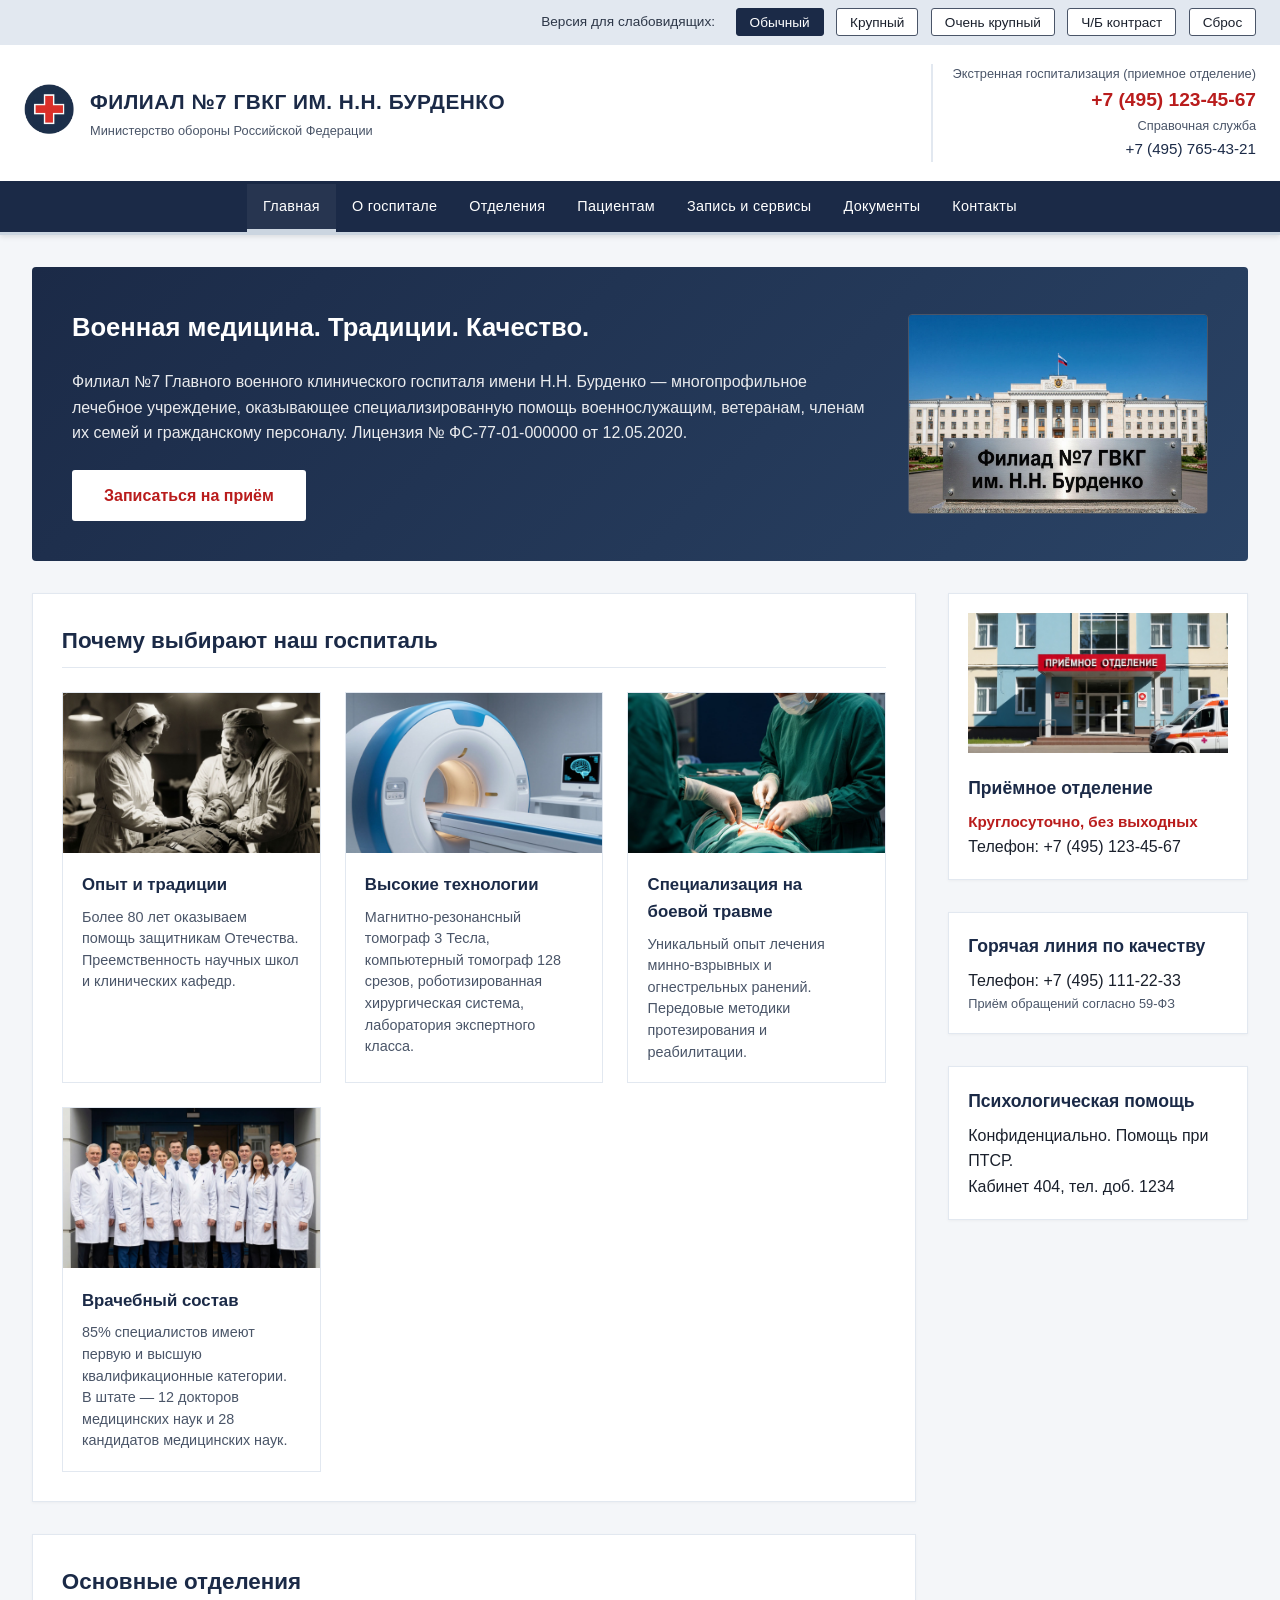
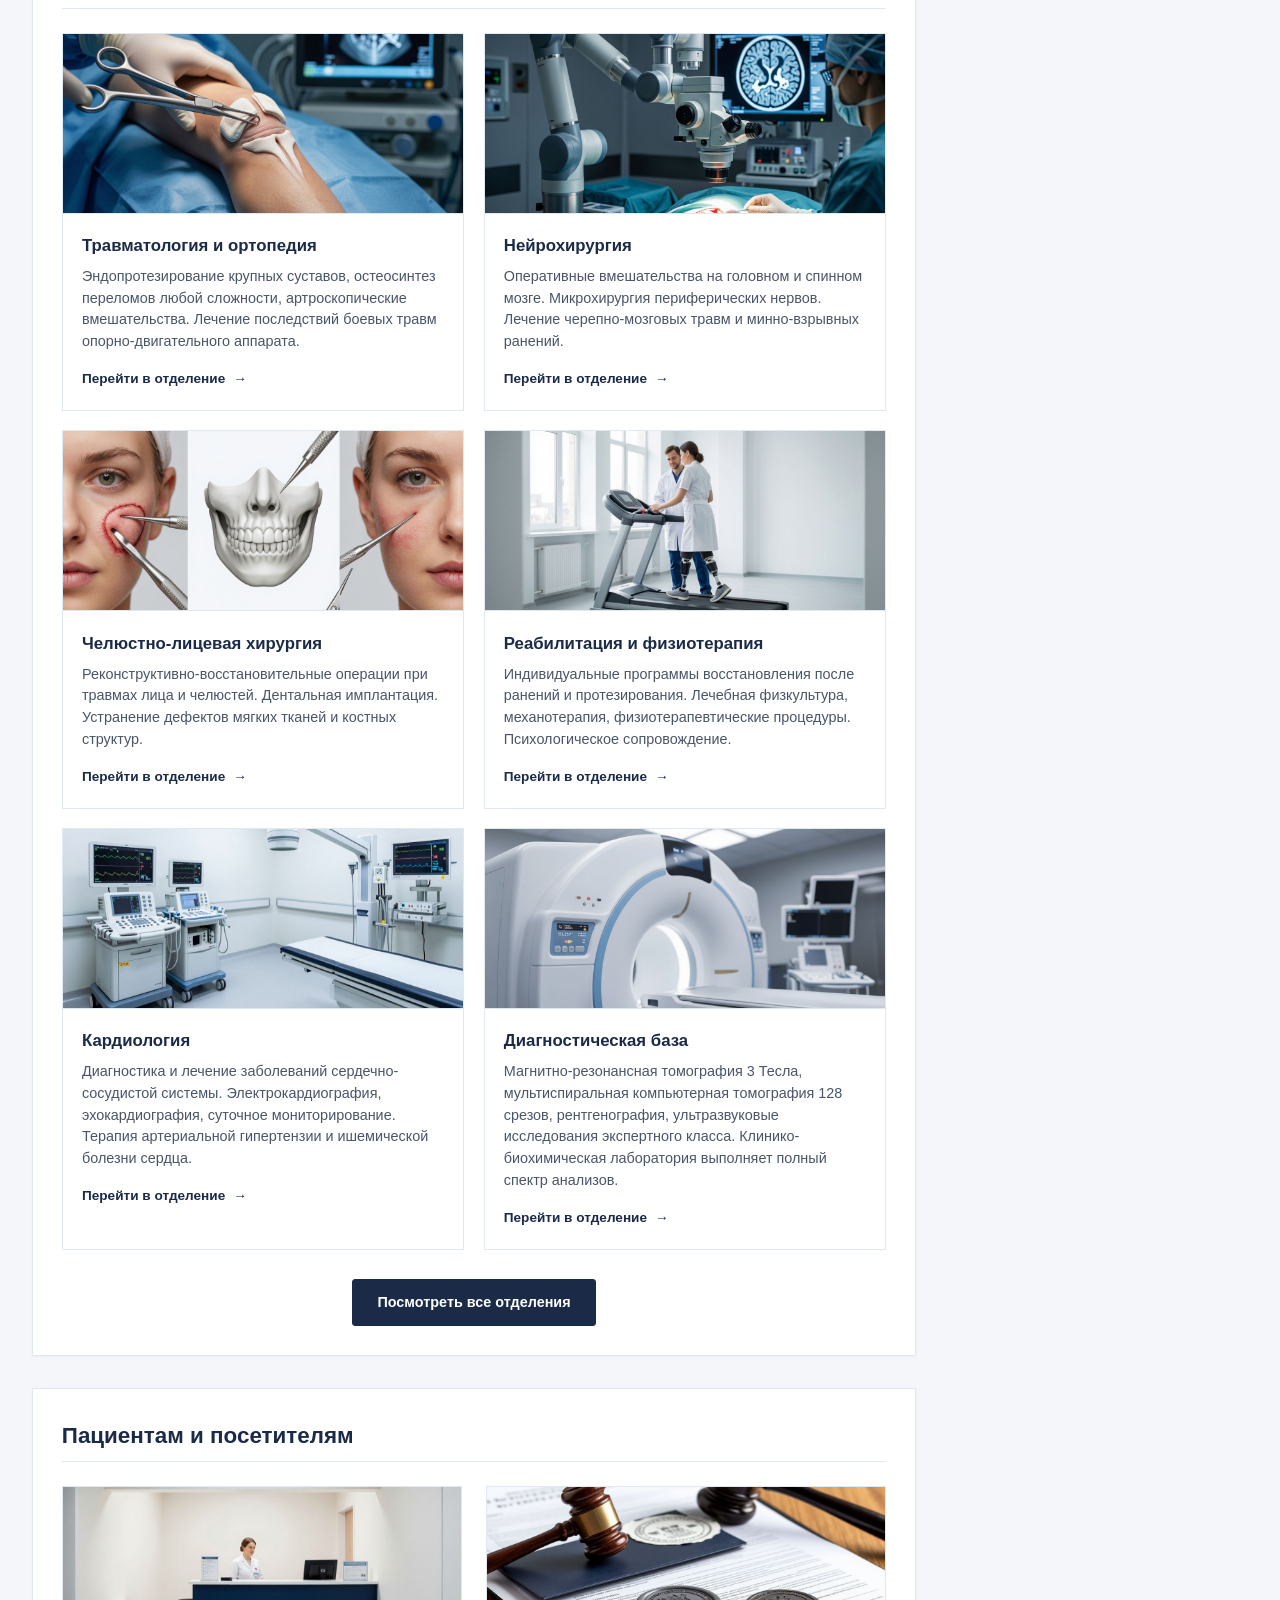
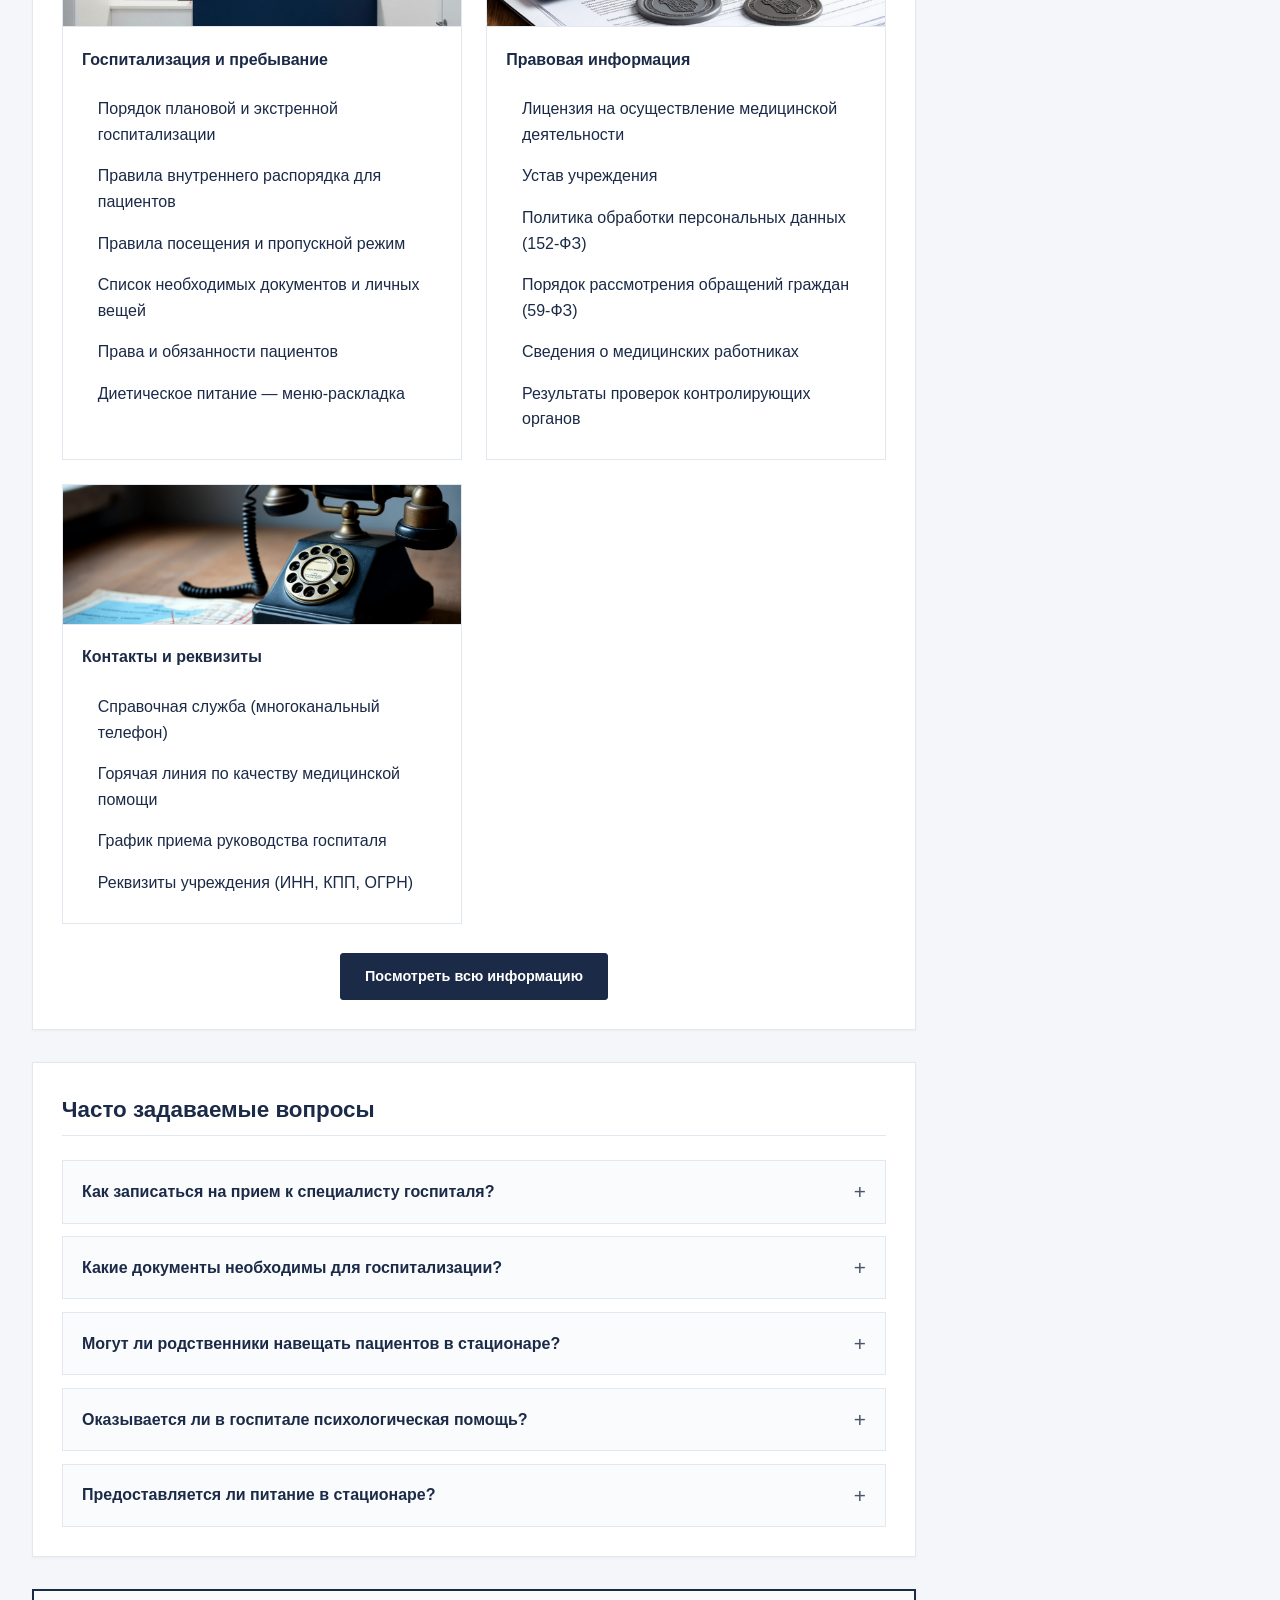
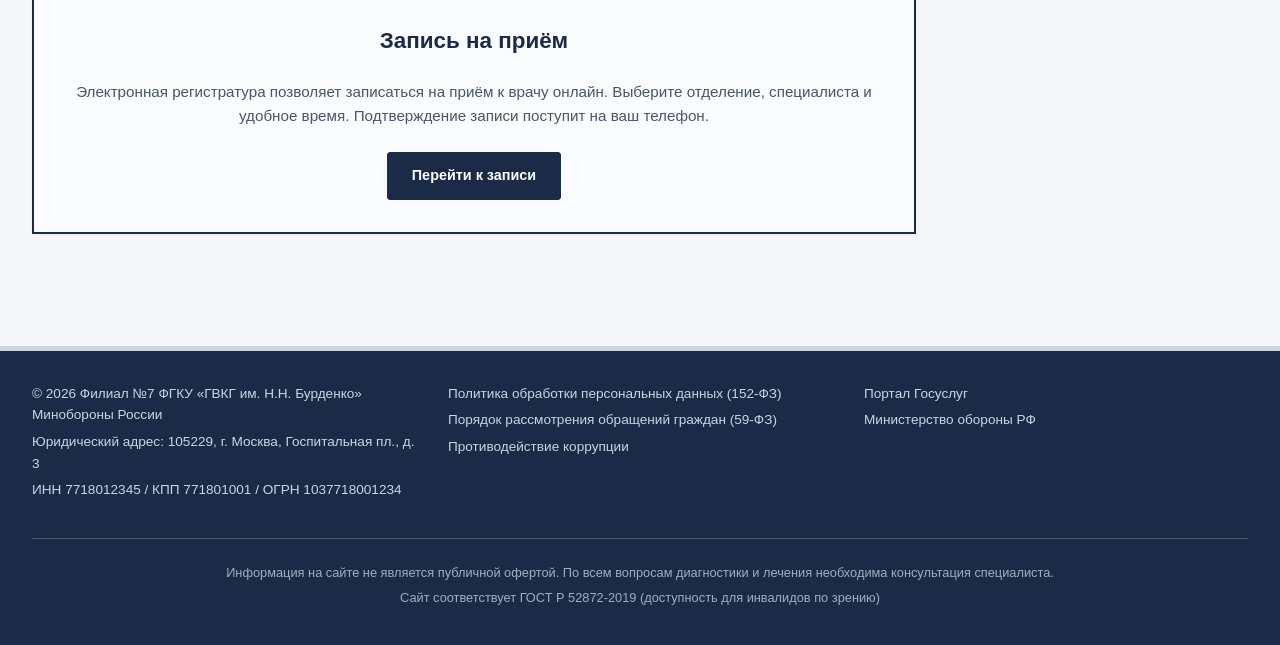
<file: index.html>
<!DOCTYPE html>
<html lang="ru">
<head>
  <meta charset="UTF-8">
  <meta name="viewport" content="width=device-width, initial-scale=1.0, maximum-scale=5.0, user-scalable=yes">
  <meta name="description" content="Официальный сайт Филиала №7 Главного военного клинического госпиталя им. Н.Н. Бурденко.">
  <title>ФГКУ «ГВКГ им. Н.Н. Бурденко» Минобороны России (Филиал №7)</title>
  <link rel="icon" href="images/favicon.ico" type="image/x-icon">
  <link rel="stylesheet" href="css/reset.css">
  <link rel="stylesheet" href="css/accessibility.css">
  <link rel="stylesheet" href="css/layout.css">
  <link rel="stylesheet" href="css/components.css">
  <link rel="stylesheet" href="css/home.css">
  <link rel="stylesheet" href="css/responsive.css">
</head>
<body>

<div class="accessibility-bar" id="accessibilityBar">
  <span class="accessibility-label">Версия для слабовидящих:</span>
  <button id="normalFont" class="access-btn active" type="button">Обычный</button>
  <button id="largeFont" class="access-btn" type="button">Крупный</button>
  <button id="xlFont" class="access-btn" type="button">Очень крупный</button>
  <button id="contrastToggle" class="access-btn" type="button">Ч/Б контраст</button>
  <button id="resetAccess" class="access-btn" type="button">Сброс</button>
</div>

<div class="header-nav-wrapper">
  <header class="header">
    <div class="logo-area">
      <a href="index.html">
        <img src="images/logo.png" alt="Логотип Министерства обороны" class="logo-img">
      </a>
      <div class="hospital-name">
        <h1>Филиал №7 ГВКГ им. Н.Н. Бурденко</h1>
        <p>Министерство обороны Российской Федерации</p>
      </div>
    </div>
    <div class="hot-line-block">
      <span>Экстренная госпитализация (приемное отделение)</span>
      <a href="tel:+74951234567" class="phone-emergency">+7 (495) 123-45-67</a>
      <span>Справочная служба</span>
      <a href="tel:+74957654321" class="phone-info">+7 (495) 765-43-21</a>
    </div>
    <button class="burger-btn" id="burgerBtn" aria-label="Меню" type="button">
      <span class="burger-line"></span>
      <span class="burger-line"></span>
      <span class="burger-line"></span>
    </button>
  </header>

  <nav id="mainNav">
    <ul class="nav-list">
      <li><a href="index.html" class="nav-link active">Главная</a></li>
      <li><a href="pages/about.html" class="nav-link">О госпитале</a></li>
      <li><a href="pages/departments.html" class="nav-link">Отделения</a></li>
      <li><a href="pages/patients.html" class="nav-link">Пациентам</a></li>
      <li><a href="pages/appointment.html" class="nav-link">Запись и сервисы</a></li>
      <li><a href="pages/documents.html" class="nav-link">Документы</a></li>
      <li><a href="pages/contacts.html" class="nav-link">Контакты</a></li>
    </ul>
  </nav>
</div>

<main>
  <div class="hero-banner">
    <div class="hero-text">
      <h2>Военная медицина. Традиции. Качество.</h2>
      <p>Филиал №7 Главного военного клинического госпиталя имени Н.Н. Бурденко — многопрофильное лечебное учреждение, оказывающее специализированную помощь военнослужащим, ветеранам, членам их семей и гражданскому персоналу. Лицензия № ФС-77-01-000000 от 12.05.2020.</p>
      <a href="pages/appointment.html#appointmentForm" class="btn-hero">Записаться на приём</a>
    </div>
    <img src="images/hero-building.jpg" alt="Главный корпус госпиталя" class="hero-image">
  </div>

  <div class="grid-layout">
    <div class="content">

      <section class="card">
        <h2>Почему выбирают наш госпиталь</h2>
        <div class="advantages-grid">
          <div class="advantage-item">
            <img src="images/advantage-tradition.jpg" alt="Опыт и традиции" class="advantage-img">
            <div class="advantage-text">
              <h3>Опыт и традиции</h3>
              <p>Более 80 лет оказываем помощь защитникам Отечества. Преемственность научных школ и клинических кафедр.</p>
            </div>
          </div>
          <div class="advantage-item">
            <img src="images/advantage-tech.jpg" alt="Высокие технологии" class="advantage-img">
            <div class="advantage-text">
              <h3>Высокие технологии</h3>
              <p>Магнитно-резонансный томограф 3 Тесла, компьютерный томограф 128 срезов, роботизированная хирургическая система, лаборатория экспертного класса.</p>
            </div>
          </div>
          <div class="advantage-item">
            <img src="images/advantage-trauma.jpg" alt="Боевая травма" class="advantage-img">
            <div class="advantage-text">
              <h3>Специализация на боевой травме</h3>
              <p>Уникальный опыт лечения минно-взрывных и огнестрельных ранений. Передовые методики протезирования и реабилитации.</p>
            </div>
          </div>
          <div class="advantage-item">
            <img src="images/advantage-doctors.jpg" alt="Врачебный состав" class="advantage-img">
            <div class="advantage-text">
              <h3>Врачебный состав</h3>
              <p>85% специалистов имеют первую и высшую квалификационные категории. В штате — 12 докторов медицинских наук и 28 кандидатов медицинских наук.</p>
            </div>
          </div>
        </div>
      </section>

      <section class="card">
        <h2>Основные отделения</h2>
        <div class="directions-grid">
          <a href="pages/departments.html#trauma" class="direction-card">
            <img src="images/dept-trauma.jpg" alt="Травматология и ортопедия" class="direction-img">
            <div class="direction-text">
              <h3>Травматология и ортопедия</h3>
              <p>Эндопротезирование крупных суставов, остеосинтез переломов любой сложности, артроскопические вмешательства. Лечение последствий боевых травм опорно-двигательного аппарата.</p>
              <span class="direction-link-text">Перейти в отделение</span>
            </div>
          </a>
          <a href="pages/departments.html#neuro" class="direction-card">
            <img src="images/dept-neuro.jpg" alt="Нейрохирургия" class="direction-img">
            <div class="direction-text">
              <h3>Нейрохирургия</h3>
              <p>Оперативные вмешательства на головном и спинном мозге. Микрохирургия периферических нервов. Лечение черепно-мозговых травм и минно-взрывных ранений.</p>
              <span class="direction-link-text">Перейти в отделение</span>
            </div>
          </a>
          <a href="pages/departments.html#maxillofacial" class="direction-card">
            <img src="images/dept-maxillofacial.jpg" alt="Челюстно-лицевая хирургия" class="direction-img">
            <div class="direction-text">
              <h3>Челюстно-лицевая хирургия</h3>
              <p>Реконструктивно-восстановительные операции при травмах лица и челюстей. Дентальная имплантация. Устранение дефектов мягких тканей и костных структур.</p>
              <span class="direction-link-text">Перейти в отделение</span>
            </div>
          </a>
          <a href="pages/departments.html#rehab" class="direction-card">
            <img src="images/dept-rehab.jpg" alt="Реабилитация" class="direction-img">
            <div class="direction-text">
              <h3>Реабилитация и физиотерапия</h3>
              <p>Индивидуальные программы восстановления после ранений и протезирования. Лечебная физкультура, механотерапия, физиотерапевтические процедуры. Психологическое сопровождение.</p>
              <span class="direction-link-text">Перейти в отделение</span>
            </div>
          </a>
          <a href="pages/departments.html#cardio" class="direction-card">
            <img src="images/dept-cardio.jpg" alt="Кардиология" class="direction-img">
            <div class="direction-text">
              <h3>Кардиология</h3>
              <p>Диагностика и лечение заболеваний сердечно-сосудистой системы. Электрокардиография, эхокардиография, суточное мониторирование. Терапия артериальной гипертензии и ишемической болезни сердца.</p>
              <span class="direction-link-text">Перейти в отделение</span>
            </div>
          </a>
          <a href="pages/departments.html#diagnostics" class="direction-card">
            <img src="images/dept-diagnostics.jpg" alt="Диагностическая база" class="direction-img">
            <div class="direction-text">
              <h3>Диагностическая база</h3>
              <p>Магнитно-резонансная томография 3 Тесла, мультиспиральная компьютерная томография 128 срезов, рентгенография, ультразвуковые исследования экспертного класса. Клинико-биохимическая лаборатория выполняет полный спектр анализов.</p>
              <span class="direction-link-text">Перейти в отделение</span>
            </div>
          </a>
        </div>
        <div class="btn-view-all-wrapper">
          <a href="pages/departments.html" class="btn btn-primary btn-view-all">Посмотреть все отделения</a>
        </div>
      </section>

      <section class="card">
        <h2>Пациентам и посетителям</h2>
        <div class="info-cards-row">
          <div class="info-card">
            <img src="images/info-hospitalization.jpg" alt="Госпитализация" class="info-card-img">
            <div class="info-card-body">
              <h3>Госпитализация и пребывание</h3>
              <ul>
                <li><a href="pages/patients.html#hospitalization">Порядок плановой и экстренной госпитализации</a></li>
                <li><a href="pages/patients.html#rules">Правила внутреннего распорядка для пациентов</a></li>
                <li><a href="pages/patients.html#visits">Правила посещения и пропускной режим</a></li>
                <li><a href="pages/patients.html#documents">Список необходимых документов и личных вещей</a></li>
                <li><a href="pages/patients.html#rights">Права и обязанности пациентов</a></li>
                <li><a href="pages/patients.html#meals">Диетическое питание — меню-раскладка</a></li>
              </ul>
            </div>
          </div>
          <div class="info-card">
            <img src="images/info-legal.jpg" alt="Правовая информация" class="info-card-img">
            <div class="info-card-body">
              <h3>Правовая информация</h3>
              <ul>
                <li><a href="pages/documents.html#license">Лицензия на осуществление медицинской деятельности</a></li>
                <li><a href="pages/documents.html#charter">Устав учреждения</a></li>
                <li><a href="pages/documents.html#privacy">Политика обработки персональных данных (152-ФЗ)</a></li>
                <li><a href="pages/documents.html#appeals">Порядок рассмотрения обращений граждан (59-ФЗ)</a></li>
                <li><a href="pages/documents.html#staff">Сведения о медицинских работниках</a></li>
                <li><a href="pages/documents.html#inspections">Результаты проверок контролирующих органов</a></li>
              </ul>
            </div>
          </div>
          <div class="info-card">
            <img src="images/info-contacts.jpg" alt="Контакты" class="info-card-img">
            <div class="info-card-body">
              <h3>Контакты и реквизиты</h3>
              <ul>
                <li><a href="pages/contacts.html">Справочная служба (многоканальный телефон)</a></li>
                <li><a href="pages/contacts.html#map">Горячая линия по качеству медицинской помощи</a></li>
                <li><a href="pages/contacts.html#management-hours">График приема руководства госпиталя</a></li>
                <li><a href="pages/contacts.html#requisites">Реквизиты учреждения (ИНН, КПП, ОГРН)</a></li>
              </ul>
            </div>
          </div>
        </div>
        <div class="btn-view-all-wrapper">
          <a href="pages/patients.html" class="btn btn-primary btn-view-all">Посмотреть всю информацию</a>
        </div>
      </section>

      <section class="card">
        <h2>Часто задаваемые вопросы</h2>
        <div class="faq-list">
          <div class="faq-item">
            <button class="faq-question" type="button">Как записаться на прием к специалисту госпиталя?</button>
            <div class="faq-answer"><p>Запись осуществляется через электронную форму на официальном сайте (раздел «Запись и сервисы») или по телефону справочной службы +7 (495) 765-43-21. Военнослужащим необходимо иметь направление по форме 057/у-04. Гражданские лица могут записаться при наличии полиса ОМС, ДМС или на платной основе.</p></div>
          </div>
          <div class="faq-item">
            <button class="faq-question" type="button">Какие документы необходимы для госпитализации?</button>
            <div class="faq-answer"><p>Паспорт (или военный билет/удостоверение личности военнослужащего), полис ОМС/ДМС (при наличии), направление на госпитализацию, выписка из амбулаторной карты, результаты предыдущих обследований. Для военнослужащих — дополнительно направление из воинской части.</p></div>
          </div>
          <div class="faq-item">
            <button class="faq-question" type="button">Могут ли родственники навещать пациентов в стационаре?</button>
            <div class="faq-answer"><p>Да, посещения разрешены в установленные часы: будние дни с 16:00 до 19:00, выходные и праздничные дни с 10:00 до 13:00 и с 16:00 до 19:00. При себе необходимо иметь паспорт. Допуск в отделение реанимации — по согласованию с лечащим врачом.</p></div>
          </div>
          <div class="faq-item">
            <button class="faq-question" type="button">Оказывается ли в госпитале психологическая помощь?</button>
            <div class="faq-answer"><p>Да, в структуре госпиталя функционирует отделение психологической и психиатрической помощи. Специалисты работают с посттравматическим стрессовым расстройством (ПТСР), тревожно-депрессивными состояниями. Прием строго конфиденциален.</p></div>
          </div>
          <div class="faq-item">
            <button class="faq-question" type="button">Предоставляется ли питание в стационаре?</button>
            <div class="faq-answer"><p>Лечебное питание предоставляется всем пациентам стационара бесплатно. Разработано несколько вариантов диетических столов в соответствии с медицинскими показаниями. С актуальным меню-раскладкой можно ознакомиться в разделе «Пациентам».</p></div>
          </div>
        </div>
      </section>

      <section class="appointment-promo card">
        <h2>Запись на приём</h2>
        <p>Электронная регистратура позволяет записаться на приём к врачу онлайн. Выберите отделение, специалиста и удобное время. Подтверждение записи поступит на ваш телефон.</p>
        <a href="pages/appointment.html#appointmentForm" class="btn btn-primary">Перейти к записи</a>
      </section>

    </div>

    <aside class="sidebar">
      <div class="card">
        <img src="images/sidebar-admission.jpg" alt="Приёмное отделение" class="sidebar-image">
        <h3>Приёмное отделение</h3>
        <p class="sidebar-emergency">Круглосуточно, без выходных</p>
        <p>Телефон: +7 (495) 123-45-67</p>
      </div>
      <div class="card">
        <h3>Горячая линия по качеству</h3>
        <p>Телефон: +7 (495) 111-22-33</p>
        <p class="sidebar-note">Приём обращений согласно 59-ФЗ</p>
      </div>
      <div class="card">
        <h3>Психологическая помощь</h3>
        <p>Конфиденциально. Помощь при ПТСР.</p>
        <p>Кабинет 404, тел. доб. 1234</p>
      </div>
    </aside>
  </div>
</main>

<footer>
  <div class="footer-grid">
    <div>
      <p>© 2026 Филиал №7 ФГКУ «ГВКГ им. Н.Н. Бурденко» Минобороны России</p>
      <p>Юридический адрес: 105229, г. Москва, Госпитальная пл., д. 3</p>
      <p>ИНН 7718012345 / КПП 771801001 / ОГРН 1037718001234</p>
    </div>
    <div>
      <p><a href="pages/documents.html#privacy">Политика обработки персональных данных (152-ФЗ)</a></p>
      <p><a href="pages/documents.html#appeals">Порядок рассмотрения обращений граждан (59-ФЗ)</a></p>
      <p><a href="pages/about.html">Противодействие коррупции</a></p>
    </div>
    <div>
      <p><a href="https://www.gosuslugi.ru" target="_blank" rel="noopener">Портал Госуслуг</a></p>
      <p><a href="https://mil.ru" target="_blank" rel="noopener">Министерство обороны РФ</a></p>
    </div>
  </div>
  <div class="footer-bottom">
    <p>Информация на сайте не является публичной офертой. По всем вопросам диагностики и лечения необходима консультация специалиста.</p>
    <p>Сайт соответствует ГОСТ Р 52872-2019 (доступность для инвалидов по зрению)</p>
  </div>
</footer>

<script src="js/accessibility.js"></script>
<script src="js/faq.js"></script>
<script src="js/burger-menu.js"></script>
</body>
</html>
</file>
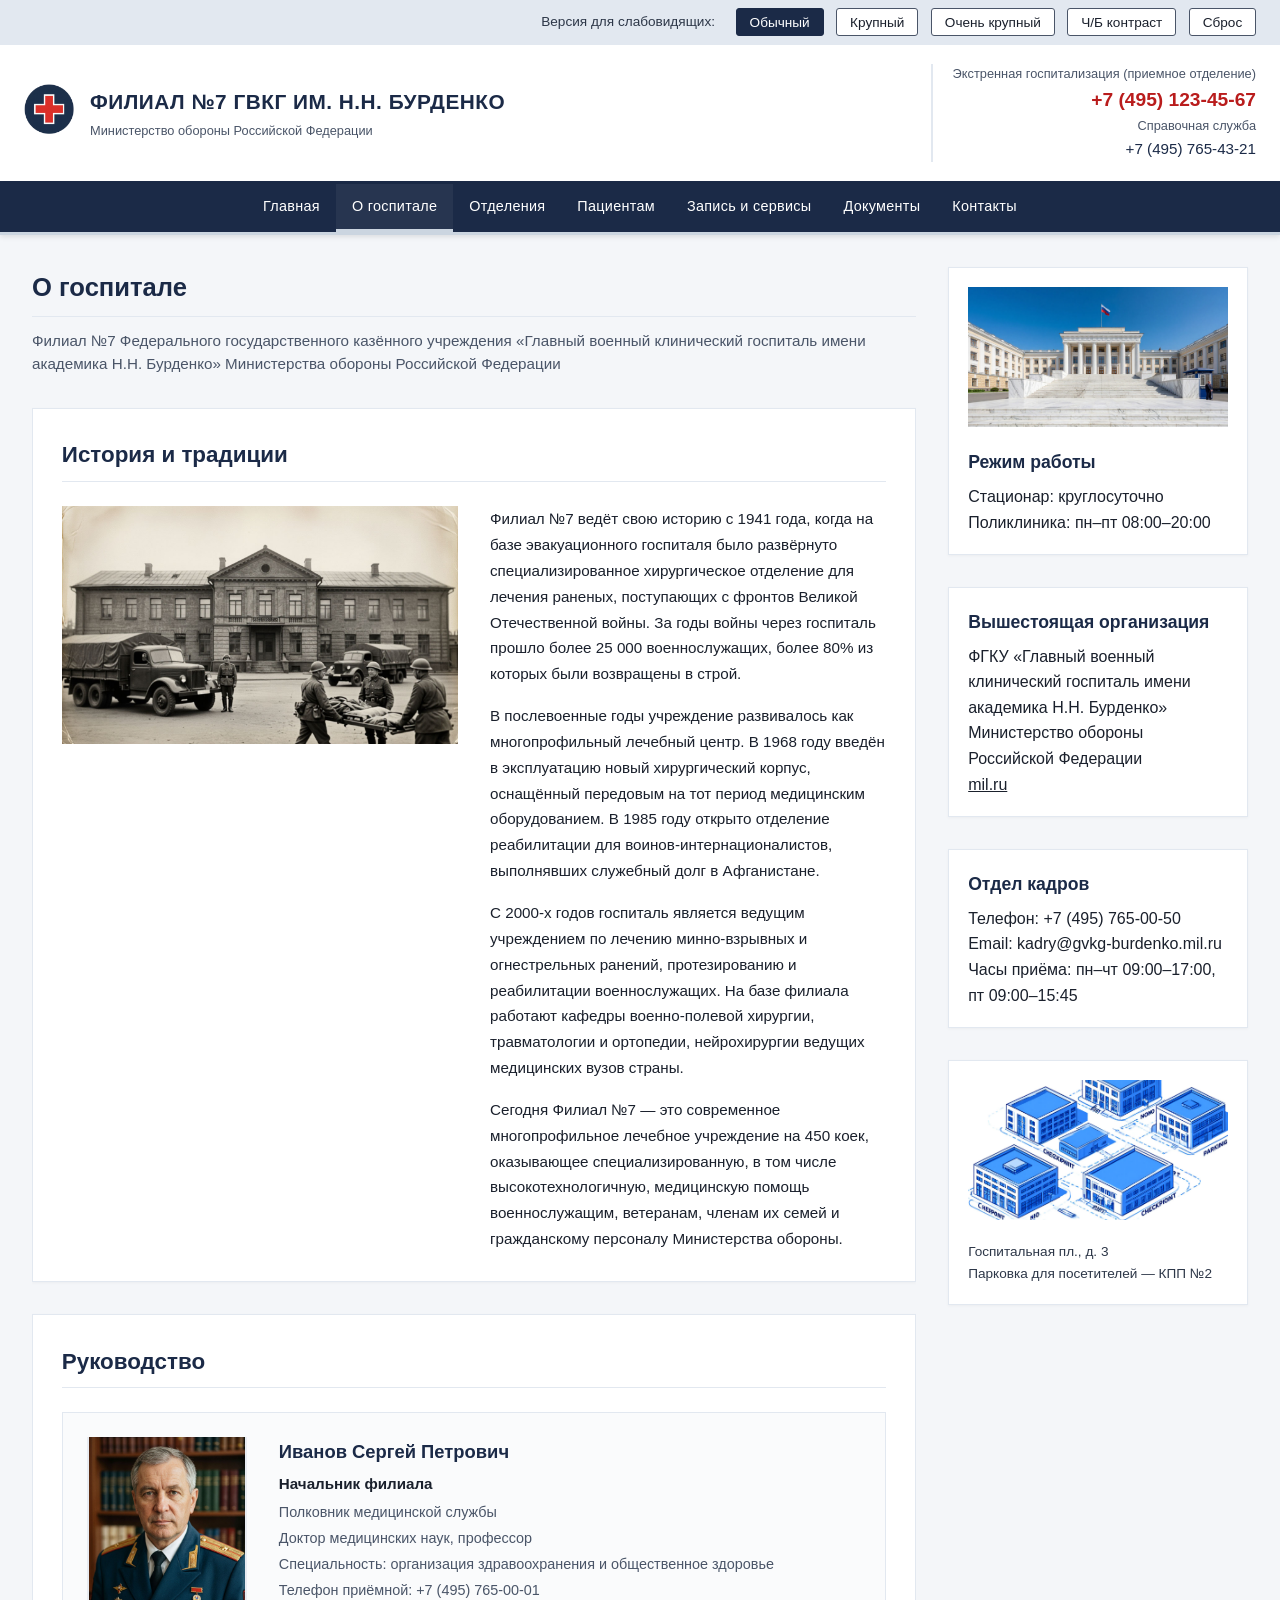
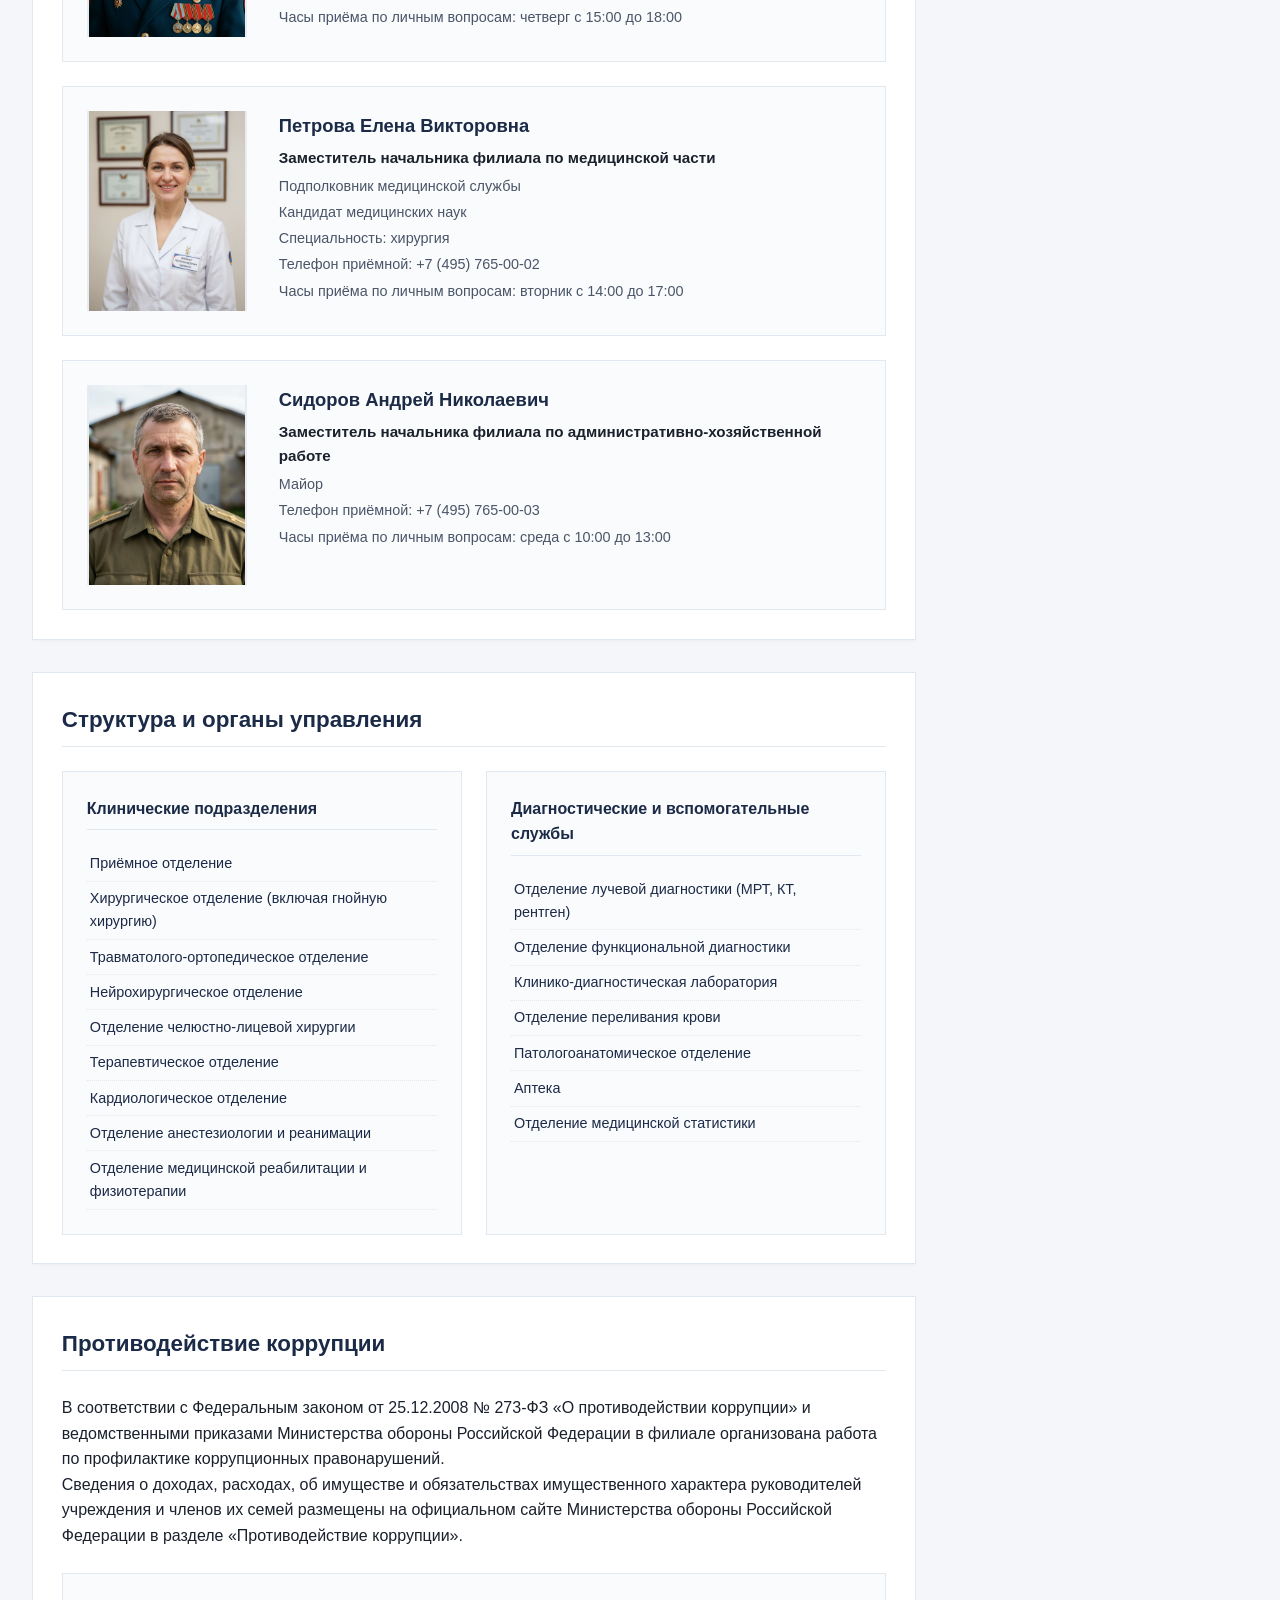
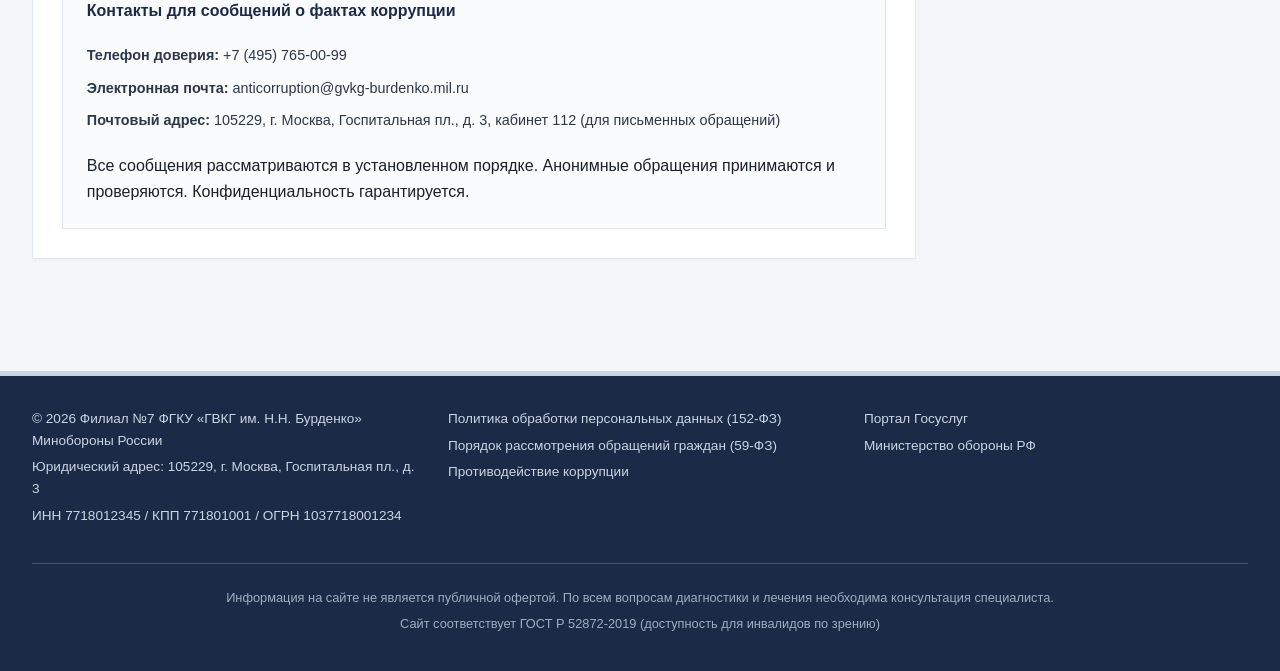
<file: pages/about.html>
<!DOCTYPE html>
<html lang="ru">
<head>
  <meta charset="UTF-8">
  <meta name="viewport" content="width=device-width, initial-scale=1.0, maximum-scale=5.0, user-scalable=yes">
  <meta name="description" content="Официальная информация о Филиале №7 ГВКГ им. Н.Н. Бурденко. История, руководство, структура, вакансии.">
  <title>О госпитале — Филиал №7 ГВКГ им. Н.Н. Бурденко</title>
  <link rel="icon" href="../images/favicon.ico" type="image/x-icon">
  <link rel="stylesheet" href="../css/reset.css">
  <link rel="stylesheet" href="../css/accessibility.css">
  <link rel="stylesheet" href="../css/layout.css">
  <link rel="stylesheet" href="../css/components.css">
  <link rel="stylesheet" href="../css/about.css">
  <link rel="stylesheet" href="../css/responsive.css">
</head>
<body>

<div class="accessibility-bar" id="accessibilityBar">
  <span class="accessibility-label">Версия для слабовидящих:</span>
  <button id="normalFont" class="access-btn active">Обычный</button>
  <button id="largeFont" class="access-btn">Крупный</button>
  <button id="xlFont" class="access-btn">Очень крупный</button>
  <button id="contrastToggle" class="access-btn">Ч/Б контраст</button>
  <button id="resetAccess" class="access-btn">Сброс</button>
</div>

<div class="header-nav-wrapper">
  <header class="header">
    <div class="logo-area">
      <a href="../index.html">
        <img src="../images/logo.png" alt="Логотип Министерства обороны" class="logo-img">
      </a>
      <div class="hospital-name">
        <h1>Филиал №7 ГВКГ им. Н.Н. Бурденко</h1>
        <p>Министерство обороны Российской Федерации</p>
      </div>
    </div>
    <div class="hot-line-block">
      <span>Экстренная госпитализация (приемное отделение)</span>
      <a href="tel:+74951234567" class="phone-emergency">+7 (495) 123-45-67</a>
      <span>Справочная служба</span>
      <a href="tel:+74957654321" class="phone-info">+7 (495) 765-43-21</a>
    </div>
    <button class="burger-btn" id="burgerBtn" aria-label="Меню" type="button">
      <span class="burger-line"></span>
      <span class="burger-line"></span>
      <span class="burger-line"></span>
    </button>
  </header>

  <nav id="mainNav">
    <ul class="nav-list">
      <li><a href="../index.html" class="nav-link">Главная</a></li>
      <li><a href="about.html" class="nav-link active">О госпитале</a></li>
      <li><a href="departments.html" class="nav-link">Отделения</a></li>
      <li><a href="patients.html" class="nav-link">Пациентам</a></li>
      <li><a href="appointment.html" class="nav-link">Запись и сервисы</a></li>
      <li><a href="documents.html" class="nav-link">Документы</a></li>
      <li><a href="contacts.html" class="nav-link">Контакты</a></li>
    </ul>
  </nav>
</div>

<main>
  <div class="grid-layout">
    <div class="content">
      
      <div class="page-header">
        <h2>О госпитале</h2>
        <p class="page-subtitle">Филиал №7 Федерального государственного казённого учреждения «Главный военный клинический госпиталь имени академика Н.Н. Бурденко» Министерства обороны Российской Федерации</p>
      </div>

      <section class="card">
        <h2>История и традиции</h2>
        <div class="about-section">
          <img src="../images/history-1941.jpg" alt="Историческое фото госпиталя" class="about-img">
          <div class="about-text">
            <p>Филиал №7 ведёт свою историю с 1941 года, когда на базе эвакуационного госпиталя было развёрнуто специализированное хирургическое отделение для лечения раненых, поступающих с фронтов Великой Отечественной войны. За годы войны через госпиталь прошло более 25 000 военнослужащих, более 80% из которых были возвращены в строй.</p>
            <p>В послевоенные годы учреждение развивалось как многопрофильный лечебный центр. В 1968 году введён в эксплуатацию новый хирургический корпус, оснащённый передовым на тот период медицинским оборудованием. В 1985 году открыто отделение реабилитации для воинов-интернационалистов, выполнявших служебный долг в Афганистане.</p>
            <p>С 2000-х годов госпиталь является ведущим учреждением по лечению минно-взрывных и огнестрельных ранений, протезированию и реабилитации военнослужащих. На базе филиала работают кафедры военно-полевой хирургии, травматологии и ортопедии, нейрохирургии ведущих медицинских вузов страны.</p>
            <p>Сегодня Филиал №7 — это современное многопрофильное лечебное учреждение на 450 коек, оказывающее специализированную, в том числе высокотехнологичную, медицинскую помощь военнослужащим, ветеранам, членам их семей и гражданскому персоналу Министерства обороны.</p>
          </div>
        </div>
      </section>

      <section class="card">
        <h2>Руководство</h2>
        <div class="management-grid">
          <div class="manager-card">
            <img src="../images/chief-ivanov.jpg" alt="Начальник госпиталя Иванов С.П." class="manager-photo">
            <div class="manager-info">
              <h3>Иванов Сергей Петрович</h3>
              <p class="manager-position">Начальник филиала</p>
              <p class="manager-rank">Полковник медицинской службы</p>
              <p class="manager-degree">Доктор медицинских наук, профессор</p>
              <p class="manager-specialty">Специальность: организация здравоохранения и общественное здоровье</p>
              <p class="manager-phone">Телефон приёмной: +7 (495) 765-00-01</p>
              <p class="manager-hours">Часы приёма по личным вопросам: четверг с 15:00 до 18:00</p>
            </div>
          </div>
          <div class="manager-card">
            <img src="../images/deputy-petrova.jpg" alt="Заместитель по медицинской части Петрова Е.В." class="manager-photo">
            <div class="manager-info">
              <h3>Петрова Елена Викторовна</h3>
              <p class="manager-position">Заместитель начальника филиала по медицинской части</p>
              <p class="manager-rank">Подполковник медицинской службы</p>
              <p class="manager-degree">Кандидат медицинских наук</p>
              <p class="manager-specialty">Специальность: хирургия</p>
              <p class="manager-phone">Телефон приёмной: +7 (495) 765-00-02</p>
              <p class="manager-hours">Часы приёма по личным вопросам: вторник с 14:00 до 17:00</p>
            </div>
          </div>
          <div class="manager-card">
            <img src="../images/deputy-sidorov.jpg" alt="Заместитель по административно-хозяйственной работе Сидоров А.Н." class="manager-photo">
            <div class="manager-info">
              <h3>Сидоров Андрей Николаевич</h3>
              <p class="manager-position">Заместитель начальника филиала по административно-хозяйственной работе</p>
              <p class="manager-rank">Майор</p>
              <p class="manager-phone">Телефон приёмной: +7 (495) 765-00-03</p>
              <p class="manager-hours">Часы приёма по личным вопросам: среда с 10:00 до 13:00</p>
            </div>
          </div>
        </div>
      </section>

      <section class="card">
        <h2>Структура и органы управления</h2>
        <div class="structure-grid">
          <div class="structure-block">
            <h3>Клинические подразделения</h3>
            <ul>
              <li><a href="departments.html#admission">Приёмное отделение</a></li>
              <li><a href="departments.html#surgery">Хирургическое отделение (включая гнойную хирургию)</a></li>
              <li><a href="departments.html#trauma">Травматолого-ортопедическое отделение</a></li>
              <li><a href="departments.html#neuro">Нейрохирургическое отделение</a></li>
              <li><a href="departments.html#maxillofacial">Отделение челюстно-лицевой хирургии</a></li>
              <li><a href="departments.html#therapy">Терапевтическое отделение</a></li>
              <li><a href="departments.html#cardio">Кардиологическое отделение</a></li>
              <li><a href="departments.html#anesthesiology">Отделение анестезиологии и реанимации</a></li>
              <li><a href="departments.html#rehab">Отделение медицинской реабилитации и физиотерапии</a></li>
            </ul>
          </div>
          <div class="structure-block">
            <h3>Диагностические и вспомогательные службы</h3>
            <ul>
              <li><a href="departments.html#diagnostics">Отделение лучевой диагностики (МРТ, КТ, рентген)</a></li>
              <li><a href="departments.html#functional">Отделение функциональной диагностики</a></li>
              <li><a href="departments.html#lab">Клинико-диагностическая лаборатория</a></li>
              <li><a href="departments.html#blood">Отделение переливания крови</a></li>
              <li><a href="departments.html#pathology">Патологоанатомическое отделение</a></li>
              <li><a href="departments.html#pharmacy">Аптека</a></li>
              <li><a href="departments.html#statistics">Отделение медицинской статистики</a></li>
            </ul>
          </div>
        </div>
      </section>

      <section class="card">
        <h2>Противодействие коррупции</h2>
        <p>В соответствии с Федеральным законом от 25.12.2008 № 273-ФЗ «О противодействии коррупции» и ведомственными приказами Министерства обороны Российской Федерации в филиале организована работа по профилактике коррупционных правонарушений.</p>
        <p>Сведения о доходах, расходах, об имуществе и обязательствах имущественного характера руководителей учреждения и членов их семей размещены на официальном сайте Министерства обороны Российской Федерации в разделе «Противодействие коррупции».</p>
        <div class="anti-corruption-contacts">
          <h3>Контакты для сообщений о фактах коррупции</h3>
          <ul>
            <li><strong>Телефон доверия:</strong> +7 (495) 765-00-99</li>
            <li><strong>Электронная почта:</strong> anticorruption@gvkg-burdenko.mil.ru</li>
            <li><strong>Почтовый адрес:</strong> 105229, г. Москва, Госпитальная пл., д. 3, кабинет 112 (для письменных обращений)</li>
          </ul>
          <p>Все сообщения рассматриваются в установленном порядке. Анонимные обращения принимаются и проверяются. Конфиденциальность гарантируется.</p>
        </div>
      </section>

    </div>

    <aside class="sidebar">
      <div class="card">
        <img src="../images/sidebar-main-entrance.jpg" alt="Главный вход" class="sidebar-image">
        <h3>Режим работы</h3>
        <p>Стационар: круглосуточно</p>
        <p>Поликлиника: пн–пт 08:00–20:00</p>
      </div>
      <div class="card">
        <h3>Вышестоящая организация</h3>
        <p>ФГКУ «Главный военный клинический госпиталь имени академика Н.Н. Бурденко»</p>
        <p>Министерство обороны Российской Федерации</p>
        <p><a href="https://mil.ru" target="_blank" rel="noopener">mil.ru</a></p>
      </div>
      <div class="card">
        <h3>Отдел кадров</h3>
        <p>Телефон: +7 (495) 765-00-50</p>
        <p>Email: kadry@gvkg-burdenko.mil.ru</p>
        <p>Часы приёма: пн–чт 09:00–17:00, пт 09:00–15:45</p>
      </div>
      <div class="card">
        <img src="../images/sidebar-site-map.jpg" alt="Схема расположения корпусов" class="sidebar-image">
        <p class="sidebar-address">Госпитальная пл., д. 3<br>Парковка для посетителей — КПП №2</p>
      </div>
    </aside>
  </div>
</main>

<footer>
  <div class="footer-grid">
    <div>
      <p>© 2026 Филиал №7 ФГКУ «ГВКГ им. Н.Н. Бурденко» Минобороны России</p>
      <p>Юридический адрес: 105229, г. Москва, Госпитальная пл., д. 3</p>
      <p>ИНН 7718012345 / КПП 771801001 / ОГРН 1037718001234</p>
    </div>
    <div>
      <p><a href="documents.html#privacy">Политика обработки персональных данных (152-ФЗ)</a></p>
      <p><a href="documents.html#appeals">Порядок рассмотрения обращений граждан (59-ФЗ)</a></p>
      <p><a href="https://mil.ru/anti-corruption.htm" target="_blank" rel="noopener">Противодействие коррупции</a></p>
    </div>
    <div>
      <p><a href="https://www.gosuslugi.ru" target="_blank" rel="noopener">Портал Госуслуг</a></p>
      <p><a href="https://mil.ru" target="_blank" rel="noopener">Министерство обороны РФ</a></p>
    </div>
  </div>
  <div class="footer-bottom">
    <p>Информация на сайте не является публичной офертой. По всем вопросам диагностики и лечения необходима консультация специалиста.</p>
    <p>Сайт соответствует ГОСТ Р 52872-2019 (доступность для инвалидов по зрению)</p>
  </div>
</footer>

<script src="../js/accessibility.js"></script>
<script src="../js/burger-menu.js"></script>
</body>
</html>
</file>
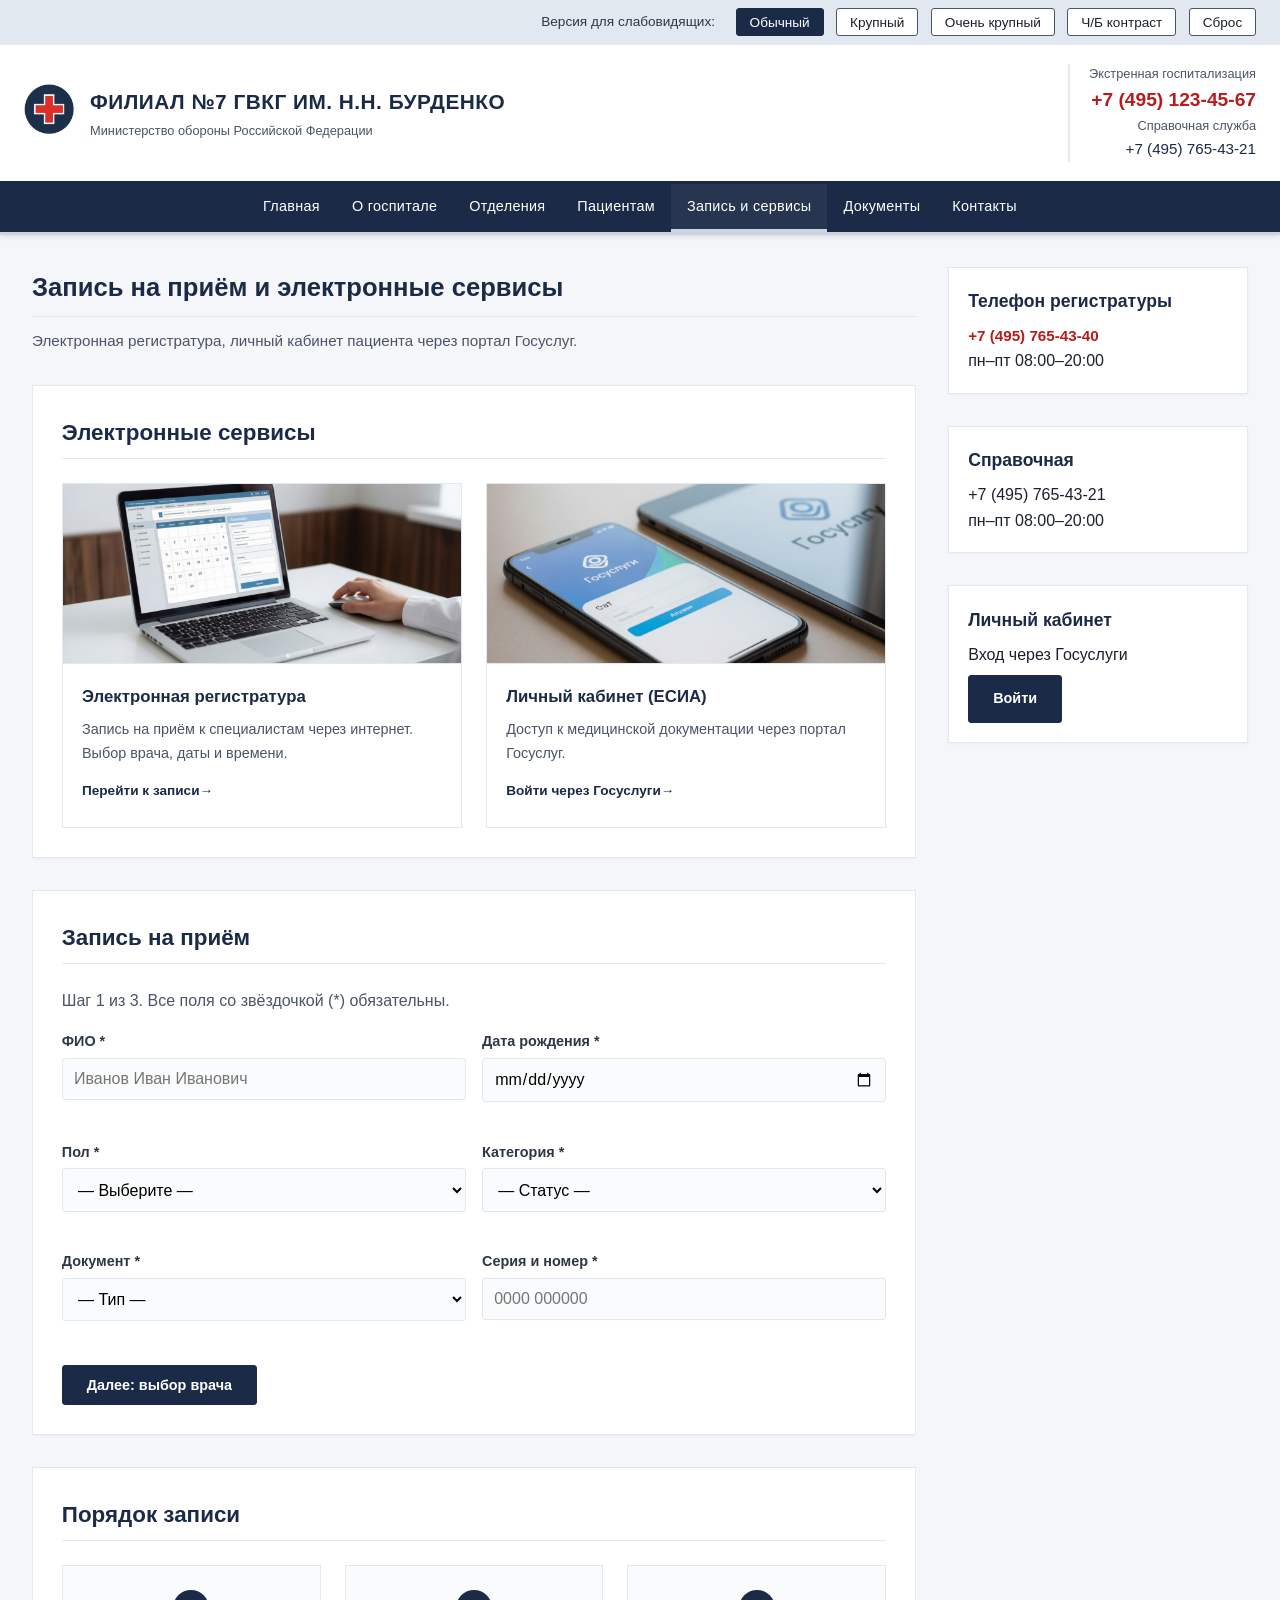
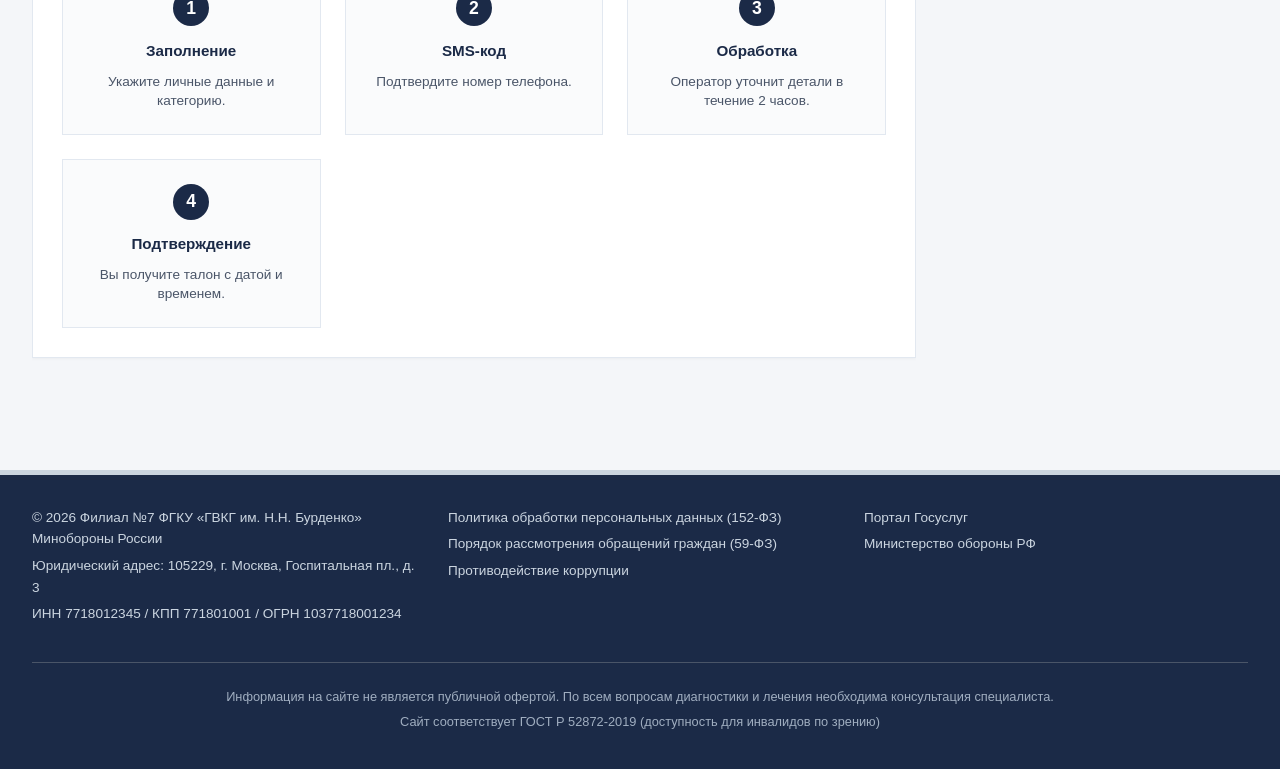
<file: pages/appointment.html>
<!DOCTYPE html>
<html lang="ru">
<head>
  <meta charset="UTF-8">
  <meta name="viewport" content="width=device-width, initial-scale=1.0, maximum-scale=5.0, user-scalable=yes">
  <meta name="description" content="Запись на приём и электронные сервисы Филиала №7 ГВКГ им. Н.Н. Бурденко.">
  <title>Запись и сервисы — Филиал №7 ГВКГ им. Н.Н. Бурденко</title>
  <link rel="icon" href="../images/favicon.ico" type="image/x-icon">
  <link rel="stylesheet" href="../css/reset.css">
  <link rel="stylesheet" href="../css/accessibility.css">
  <link rel="stylesheet" href="../css/layout.css">
  <link rel="stylesheet" href="../css/components.css">
  <link rel="stylesheet" href="../css/appointment.css">
  <link rel="stylesheet" href="../css/responsive.css">
</head>
<body>

<div class="accessibility-bar" id="accessibilityBar">
  <span class="accessibility-label">Версия для слабовидящих:</span>
  <button id="normalFont" class="access-btn active">Обычный</button>
  <button id="largeFont" class="access-btn">Крупный</button>
  <button id="xlFont" class="access-btn">Очень крупный</button>
  <button id="contrastToggle" class="access-btn">Ч/Б контраст</button>
  <button id="resetAccess" class="access-btn">Сброс</button>
</div>

<div class="header-nav-wrapper">
  <header class="header">
    <div class="logo-area">
      <a href="../index.html">
        <img src="../images/logo.png" alt="Логотип" class="logo-img">
      </a>
      <div class="hospital-name">
        <h1>Филиал №7 ГВКГ им. Н.Н. Бурденко</h1>
        <p>Министерство обороны Российской Федерации</p>
      </div>
    </div>
    <div class="hot-line-block">
      <span>Экстренная госпитализация</span>
      <a href="tel:+74951234567" class="phone-emergency">+7 (495) 123-45-67</a>
      <span>Справочная служба</span>
      <a href="tel:+74957654321" class="phone-info">+7 (495) 765-43-21</a>
    </div>
    <button class="burger-btn" id="burgerBtn" aria-label="Меню" type="button">
      <span class="burger-line"></span>
      <span class="burger-line"></span>
      <span class="burger-line"></span>
    </button>
  </header>

  <nav id="mainNav">
    <ul class="nav-list">
      <li><a href="../index.html" class="nav-link">Главная</a></li>
      <li><a href="about.html" class="nav-link">О госпитале</a></li>
      <li><a href="departments.html" class="nav-link">Отделения</a></li>
      <li><a href="patients.html" class="nav-link">Пациентам</a></li>
      <li><a href="appointment.html" class="nav-link active">Запись и сервисы</a></li>
      <li><a href="documents.html" class="nav-link">Документы</a></li>
      <li><a href="contacts.html" class="nav-link">Контакты</a></li>
    </ul>
  </nav>
</div>

<main>
  <div class="grid-layout">
    <div class="content">
      
      <div class="page-header">
        <h2>Запись на приём и электронные сервисы</h2>
        <p class="page-subtitle">Электронная регистратура, личный кабинет пациента через портал Госуслуг.</p>
      </div>

      <section class="card">
        <h2>Электронные сервисы</h2>
        <div class="services-grid">
          <a href="#appointmentForm" class="service-card">
            <img src="../images/service-registry.jpg" alt="Электронная регистратура" class="service-image">
            <div class="service-content">
              <h3>Электронная регистратура</h3>
              <p>Запись на приём к специалистам через интернет. Выбор врача, даты и времени.</p>
              <span class="service-link">Перейти к записи</span>
            </div>
          </a>
          <a href="https://www.gosuslugi.ru" target="_blank" rel="noopener" class="service-card">
            <img src="../images/service-gosuslugi.jpg" alt="Госуслуги" class="service-image">
            <div class="service-content">
              <h3>Личный кабинет (ЕСИА)</h3>
              <p>Доступ к медицинской документации через портал Госуслуг.</p>
              <span class="service-link">Войти через Госуслуги</span>
            </div>
          </a>
        </div>
      </section>

      <section class="card" id="appointmentForm">
        <h2>Запись на приём</h2>
        <p class="form-subtitle">Шаг <span id="stepIndicator">1</span> из 3. Все поля со звёздочкой (*) обязательны.</p>
        
        <div class="wizard-step active" id="step1">
          <div class="form-row">
            <div class="form-group"><label for="fullName">ФИО *</label><input type="text" id="fullName" placeholder="Иванов Иван Иванович"><div class="error-msg" id="fullNameError"></div></div>
            <div class="form-group"><label for="birthDate">Дата рождения *</label><input type="date" id="birthDate"><div class="error-msg" id="birthDateError"></div></div>
          </div>
          <div class="form-row">
            <div class="form-group"><label for="gender">Пол *</label><select id="gender"><option value="">— Выберите —</option><option value="male">Мужской</option><option value="female">Женский</option></select><div class="error-msg" id="genderError"></div></div>
            <div class="form-group"><label for="patientStatus">Категория *</label><select id="patientStatus"><option value="">— Статус —</option><option value="conscript">Военнослужащий по призыву</option><option value="contract">Контрактник</option><option value="veteran">Ветеран боевых действий</option><option value="family">Член семьи</option><option value="civilian_mo">Гражданский персонал</option><option value="civilian_oms">Гражданин (ОМС/ДМС/платно)</option></select><div class="error-msg" id="patientStatusError"></div></div>
          </div>
          <div class="form-row">
            <div class="form-group"><label for="docType">Документ *</label><select id="docType"><option value="">— Тип —</option><option value="passport">Паспорт РФ</option><option value="military_id">Военный билет</option><option value="officer_id">Удостоверение</option></select><div class="error-msg" id="docTypeError"></div></div>
            <div class="form-group"><label for="docNumber">Серия и номер *</label><input type="text" id="docNumber" placeholder="0000 000000"><div class="error-msg" id="docNumberError"></div></div>
          </div>
          <div class="btn-group"><button type="button" class="btn btn-primary" onclick="nextStep(2)">Далее: выбор врача</button></div>
        </div>

        <div class="wizard-step" id="step2">
          <div class="form-row">
            <div class="form-group">
              <label for="department">Подразделение</label>
              <select id="department">
                <option value="">— Выберите подразделение —</option>
                <option value="trauma">Травматология и ортопедия</option>
                <option value="neuro">Нейрохирургия</option>
                <option value="therapy">Терапия</option>
                <option value="cardio">Кардиология</option>
                <option value="maxillofacial">Челюстно-лицевая хирургия</option>
                <option value="rehab">Реабилитация</option>
                <option value="surgery">Хирургия</option>
              </select>
            </div>
            <div class="form-group">
              <label for="specialty">Специальность врача</label>
              <select id="specialty">
                <option value="">— Выберите специальность —</option>
                <option value="traumatologist">Травматолог-ортопед</option>
                <option value="neurosurgeon">Нейрохирург</option>
                <option value="therapist">Терапевт</option>
                <option value="cardiologist">Кардиолог</option>
                <option value="maxillofacial">Челюстно-лицевой хирург</option>
                <option value="rehabilitologist">Врач-реабилитолог</option>
                <option value="surgeon">Хирург</option>
              </select>
            </div>
          </div>
          <div class="form-group">
            <label for="preferredTime">Удобное время приёма</label>
            <select id="preferredTime">
              <option value="">— Без предпочтений —</option>
              <option value="morning">Утро (08:00 – 12:00)</option>
              <option value="afternoon">День (12:00 – 16:00)</option>
              <option value="evening">Вечер (16:00 – 20:00)</option>
            </select>
          </div>
          <div class="form-group">
            <label for="referralFile">Направление (форма 057/у-04)</label>
            <input type="file" id="referralFile" accept=".pdf,.jpg,.jpeg,.png">
            <small>Допустимые форматы: PDF, JPG, PNG. Максимальный размер файла — 5 МБ.</small>
            <div class="error-msg" id="referralFileError"></div>
          </div>
          <div class="btn-group">
            <button type="button" class="btn btn-outline" onclick="prevStep(1)">Назад</button>
            <button type="button" class="btn btn-primary" onclick="nextStep(3)">Далее: Контактные данные</button>
          </div>
        </div>

        <div class="wizard-step" id="step3">
          <div class="form-row">
            <div class="form-group"><label for="phone">Телефон *</label><input type="tel" id="phone" placeholder="+7 (900) 000-00-00"><div class="error-msg" id="phoneError"></div></div>
            <div class="form-group"><label for="email">Эл. почта</label><input type="email" id="email" placeholder="example@mail.ru"><div class="error-msg" id="emailError"></div></div>
          </div>
          <div class="form-group">
            <button type="button" class="btn btn-outline btn-sms" onclick="sendSmsCode()">Отправить код подтверждения</button>
            <input type="text" id="smsCode" placeholder="Код из SMS" class="sms-input" disabled>
            <div class="error-msg" id="smsCodeError"></div>
          </div>
          <div class="agreement-block">
            <label class="custom-checkbox"><input type="checkbox" id="consentPd"><span class="checkmark"><svg viewBox="0 0 14 14" width="14" height="14"><polyline points="2 7 5.5 11 12 3" fill="none" stroke="white" stroke-width="2"/></svg></span><span class="checkbox-text">Согласие на обработку ПД (152-ФЗ) *</span></label>
            <label class="custom-checkbox"><input type="checkbox" id="consentRules"><span class="checkmark"><svg viewBox="0 0 14 14" width="14" height="14"><polyline points="2 7 5.5 11 12 3" fill="none" stroke="white" stroke-width="2"/></svg></span><span class="checkbox-text">С правилами ознакомлен(а) *</span></label>
            <label class="custom-checkbox"><input type="checkbox" id="consentTrue"><span class="checkmark"><svg viewBox="0 0 14 14" width="14" height="14"><polyline points="2 7 5.5 11 12 3" fill="none" stroke="white" stroke-width="2"/></svg></span><span class="checkbox-text">Данные верны, я предупреждён(а) об ответственности *</span></label>
          </div>
          <div class="btn-group">
            <button type="button" class="btn btn-outline" onclick="prevStep(2)">Назад</button>
            <button type="button" class="btn btn-red" onclick="submitAppointment()">Записаться на приём</button>
          </div>
        </div>
        <div id="appointmentResult" class="form-result"></div>
      </section>

      <section class="card">
        <h2>Порядок записи</h2>
        <div class="steps-horizontal">
          <div class="step-item"><div class="step-number">1</div><h3>Заполнение</h3><p>Укажите личные данные и категорию.</p></div>
          <div class="step-item"><div class="step-number">2</div><h3>SMS‑код</h3><p>Подтвердите номер телефона.</p></div>
          <div class="step-item"><div class="step-number">3</div><h3>Обработка</h3><p>Оператор уточнит детали в течение 2 часов.</p></div>
          <div class="step-item"><div class="step-number">4</div><h3>Подтверждение</h3><p>Вы получите талон с датой и временем.</p></div>
        </div>
      </section>

    </div>

    <aside class="sidebar">
      <div class="card">
        <h3>Телефон регистратуры</h3>
        <p class="sidebar-emergency">+7 (495) 765-43-40</p>
        <p>пн–пт 08:00–20:00</p>
      </div>
      <div class="card">
        <h3>Справочная</h3>
        <p>+7 (495) 765-43-21</p>
        <p>пн–пт 08:00–20:00</p>
      </div>
      <div class="card">
        <h3>Личный кабинет</h3>
        <p>Вход через Госуслуги</p>
        <a href="https://www.gosuslugi.ru" target="_blank" rel="noopener" class="btn btn-primary" style="margin-top:0.5rem;">Войти</a>
      </div>
    </aside>
  </div>
</main>

<footer>
  <div class="footer-grid">
    <div>
      <p>© 2026 Филиал №7 ФГКУ «ГВКГ им. Н.Н. Бурденко» Минобороны России</p>
      <p>Юридический адрес: 105229, г. Москва, Госпитальная пл., д. 3</p>
      <p>ИНН 7718012345 / КПП 771801001 / ОГРН 1037718001234</p>
    </div>
    <div>
      <p><a href="documents.html#privacy">Политика обработки персональных данных (152-ФЗ)</a></p>
      <p><a href="documents.html#appeals">Порядок рассмотрения обращений граждан (59-ФЗ)</a></p>
      <p><a href="https://mil.ru/anti-corruption.htm" target="_blank" rel="noopener">Противодействие коррупции</a></p>
    </div>
    <div>
      <p><a href="https://www.gosuslugi.ru" target="_blank" rel="noopener">Портал Госуслуг</a></p>
      <p><a href="https://mil.ru" target="_blank" rel="noopener">Министерство обороны РФ</a></p>
    </div>
  </div>
  <div class="footer-bottom">
    <p>Информация на сайте не является публичной офертой. По всем вопросам диагностики и лечения необходима консультация специалиста.</p>
    <p>Сайт соответствует ГОСТ Р 52872-2019 (доступность для инвалидов по зрению)</p>
  </div>
</footer>

<script src="../js/accessibility.js"></script>
<script src="../js/form-wizard.js"></script>
<script src="../js/form-validation.js"></script>
<script src="../js/burger-menu.js"></script>
</body>
</html>
</file>
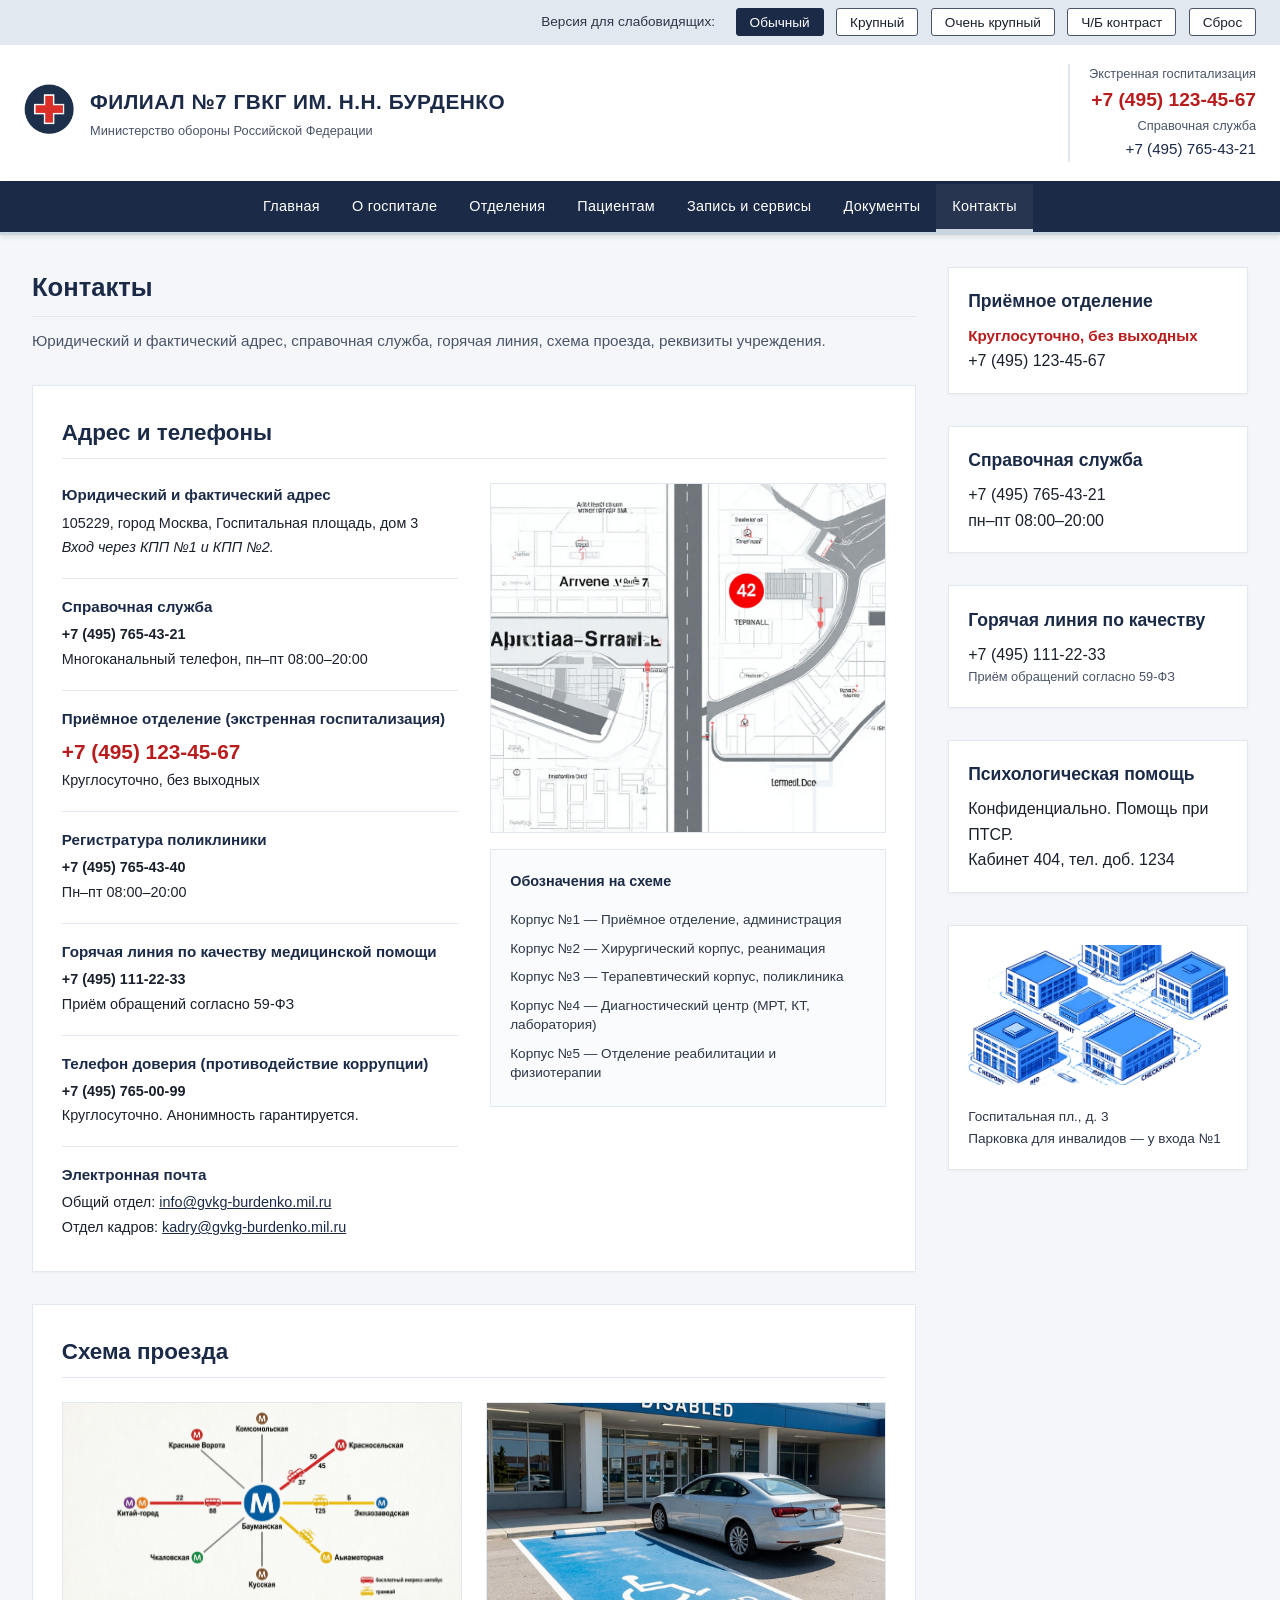
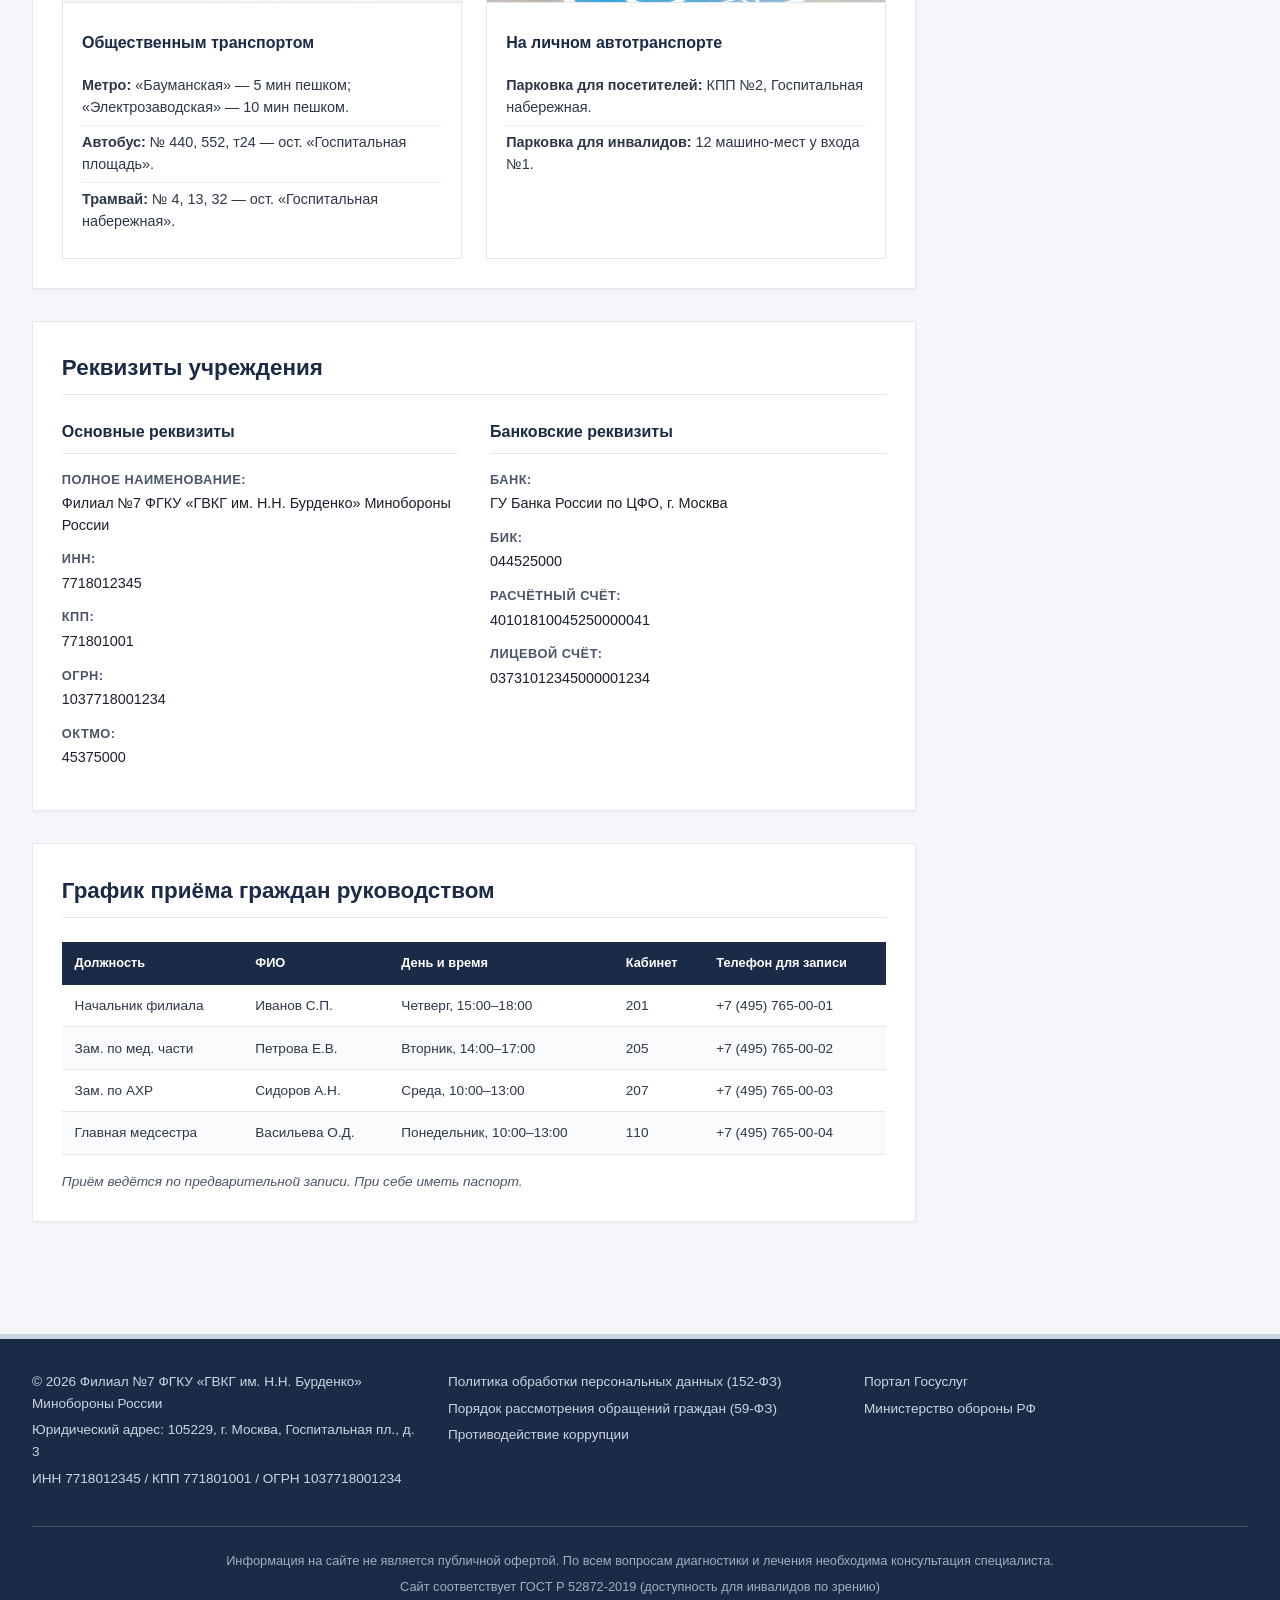
<file: pages/contacts.html>
<!DOCTYPE html>
<html lang="ru">
<head>
  <meta charset="UTF-8">
  <meta name="viewport" content="width=device-width, initial-scale=1.0, maximum-scale=5.0, user-scalable=yes">
  <meta name="description" content="Контакты Филиала №7 ГВКГ им. Н.Н. Бурденко. Адрес, телефоны, горячая линия, карта проезда, реквизиты.">
  <title>Контакты — Филиал №7 ГВКГ им. Н.Н. Бурденко</title>
  <link rel="icon" href="../images/favicon.ico" type="image/x-icon">
  <link rel="stylesheet" href="../css/reset.css">
  <link rel="stylesheet" href="../css/accessibility.css">
  <link rel="stylesheet" href="../css/layout.css">
  <link rel="stylesheet" href="../css/components.css">
  <link rel="stylesheet" href="../css/contacts.css">
  <link rel="stylesheet" href="../css/responsive.css">
</head>
<body>

<div class="accessibility-bar" id="accessibilityBar">
  <span class="accessibility-label">Версия для слабовидящих:</span>
  <button id="normalFont" class="access-btn active">Обычный</button>
  <button id="largeFont" class="access-btn">Крупный</button>
  <button id="xlFont" class="access-btn">Очень крупный</button>
  <button id="contrastToggle" class="access-btn">Ч/Б контраст</button>
  <button id="resetAccess" class="access-btn">Сброс</button>
</div>

<div class="header-nav-wrapper">
  <header class="header">
    <div class="logo-area">
      <a href="../index.html">
        <img src="../images/logo.png" alt="Логотип Министерства обороны" class="logo-img">
      </a>
      <div class="hospital-name">
        <h1>Филиал №7 ГВКГ им. Н.Н. Бурденко</h1>
        <p>Министерство обороны Российской Федерации</p>
      </div>
    </div>
    <div class="hot-line-block">
      <span>Экстренная госпитализация</span>
      <a href="tel:+74951234567" class="phone-emergency">+7 (495) 123-45-67</a>
      <span>Справочная служба</span>
      <a href="tel:+74957654321" class="phone-info">+7 (495) 765-43-21</a>
    </div>
    <button class="burger-btn" id="burgerBtn" aria-label="Меню" type="button">
      <span class="burger-line"></span>
      <span class="burger-line"></span>
      <span class="burger-line"></span>
    </button>
  </header>

  <nav id="mainNav">
    <ul class="nav-list">
      <li><a href="../index.html" class="nav-link">Главная</a></li>
      <li><a href="about.html" class="nav-link">О госпитале</a></li>
      <li><a href="departments.html" class="nav-link">Отделения</a></li>
      <li><a href="patients.html" class="nav-link">Пациентам</a></li>
      <li><a href="appointment.html" class="nav-link">Запись и сервисы</a></li>
      <li><a href="documents.html" class="nav-link">Документы</a></li>
      <li><a href="contacts.html" class="nav-link active">Контакты</a></li>
    </ul>
  </nav>
</div>

<main>
  <div class="grid-layout">
    <div class="content">
      
      <div class="page-header">
        <h2>Контакты</h2>
        <p class="page-subtitle">Юридический и фактический адрес, справочная служба, горячая линия, схема проезда, реквизиты учреждения.</p>
      </div>

      <section class="card" id="address">
        <h2>Адрес и телефоны</h2>
        <div class="contacts-main-grid">
          <div class="contact-info-column">
            <div class="contact-item">
              <h3>Юридический и фактический адрес</h3>
              <p>105229, город Москва, Госпитальная площадь, дом 3</p>
              <p class="contact-note">Вход через КПП №1 и КПП №2.</p>
            </div>
            <div class="contact-item">
              <h3>Справочная служба</h3>
              <p class="contact-phone">+7 (495) 765-43-21</p>
              <p>Многоканальный телефон, пн–пт 08:00–20:00</p>
            </div>
            <div class="contact-item">
              <h3>Приёмное отделение (экстренная госпитализация)</h3>
              <p class="contact-phone emergency">+7 (495) 123-45-67</p>
              <p>Круглосуточно, без выходных</p>
            </div>
            <div class="contact-item">
              <h3>Регистратура поликлиники</h3>
              <p class="contact-phone">+7 (495) 765-43-40</p>
              <p>Пн–пт 08:00–20:00</p>
            </div>
            <div class="contact-item">
              <h3>Горячая линия по качеству медицинской помощи</h3>
              <p class="contact-phone">+7 (495) 111-22-33</p>
              <p>Приём обращений согласно 59-ФЗ</p>
            </div>
            <div class="contact-item">
              <h3>Телефон доверия (противодействие коррупции)</h3>
              <p class="contact-phone">+7 (495) 765-00-99</p>
              <p>Круглосуточно. Анонимность гарантируется.</p>
            </div>
            <div class="contact-item">
              <h3>Электронная почта</h3>
              <p>Общий отдел: <a href="mailto:info@gvkg-burdenko.mil.ru">info@gvkg-burdenko.mil.ru</a></p>
              <p>Отдел кадров: <a href="mailto:kadry@gvkg-burdenko.mil.ru">kadry@gvkg-burdenko.mil.ru</a></p>
            </div>
          </div>
          <div class="contact-map-column">
            <img src="../images/contacts-map.jpg" alt="Схема проезда и расположения корпусов" class="contact-map-large">
            <div class="map-legend">
              <h3>Обозначения на схеме</h3>
              <ul>
                <li>Корпус №1 — Приёмное отделение, администрация</li>
                <li>Корпус №2 — Хирургический корпус, реанимация</li>
                <li>Корпус №3 — Терапевтический корпус, поликлиника</li>
                <li>Корпус №4 — Диагностический центр (МРТ, КТ, лаборатория)</li>
                <li>Корпус №5 — Отделение реабилитации и физиотерапии</li>
              </ul>
            </div>
          </div>
        </div>
      </section>

      <section class="card" id="map">
        <h2>Схема проезда</h2>
        <div class="transport-grid">
          <div class="transport-card">
            <img src="../images/sidebar-transport-map.jpg" alt="Схема метро и остановок" class="transport-image">
            <div class="transport-content">
              <h3>Общественным транспортом</h3>
              <ul>
                <li><strong>Метро:</strong> «Бауманская» — 5 мин пешком; «Электрозаводская» — 10 мин пешком.</li>
                <li><strong>Автобус:</strong> № 440, 552, т24 — ост. «Госпитальная площадь».</li>
                <li><strong>Трамвай:</strong> № 4, 13, 32 — ост. «Госпитальная набережная».</li>
              </ul>
            </div>
          </div>
          <div class="transport-card">
            <img src="../images/contacts-parking.jpg" alt="Схема парковок" class="transport-image">
            <div class="transport-content">
              <h3>На личном автотранспорте</h3>
              <ul>
                <li><strong>Парковка для посетителей:</strong> КПП №2, Госпитальная набережная.</li>
                <li><strong>Парковка для инвалидов:</strong> 12 машино-мест у входа №1.</li>
              </ul>
            </div>
          </div>
        </div>
      </section>

      <section class="card" id="requisites">
        <h2>Реквизиты учреждения</h2>
        <div class="requisites-grid">
          <div class="requisites-column">
            <h3>Основные реквизиты</h3>
            <div class="requisite-row"><span class="req-label">Полное наименование:</span><span class="req-value">Филиал №7 ФГКУ «ГВКГ им. Н.Н. Бурденко» Минобороны России</span></div>
            <div class="requisite-row"><span class="req-label">ИНН:</span><span class="req-value">7718012345</span></div>
            <div class="requisite-row"><span class="req-label">КПП:</span><span class="req-value">771801001</span></div>
            <div class="requisite-row"><span class="req-label">ОГРН:</span><span class="req-value">1037718001234</span></div>
            <div class="requisite-row"><span class="req-label">ОКТМО:</span><span class="req-value">45375000</span></div>
          </div>
          <div class="requisites-column">
            <h3>Банковские реквизиты</h3>
            <div class="requisite-row"><span class="req-label">Банк:</span><span class="req-value">ГУ Банка России по ЦФО, г. Москва</span></div>
            <div class="requisite-row"><span class="req-label">БИК:</span><span class="req-value">044525000</span></div>
            <div class="requisite-row"><span class="req-label">Расчётный счёт:</span><span class="req-value">40101810045250000041</span></div>
            <div class="requisite-row"><span class="req-label">Лицевой счёт:</span><span class="req-value">03731012345000001234</span></div>
          </div>
        </div>
      </section>

      <section class="card" id="management-hours">
        <h2>График приёма граждан руководством</h2>
        <div class="table-wrapper">
          <table class="reception-table">
            <thead><tr><th>Должность</th><th>ФИО</th><th>День и время</th><th>Кабинет</th><th>Телефон для записи</th></tr></thead>
            <tbody>
              <tr><td>Начальник филиала</td><td>Иванов С.П.</td><td>Четверг, 15:00–18:00</td><td>201</td><td>+7 (495) 765-00-01</td></tr>
              <tr><td>Зам. по мед. части</td><td>Петрова Е.В.</td><td>Вторник, 14:00–17:00</td><td>205</td><td>+7 (495) 765-00-02</td></tr>
              <tr><td>Зам. по АХР</td><td>Сидоров А.Н.</td><td>Среда, 10:00–13:00</td><td>207</td><td>+7 (495) 765-00-03</td></tr>
              <tr><td>Главная медсестра</td><td>Васильева О.Д.</td><td>Понедельник, 10:00–13:00</td><td>110</td><td>+7 (495) 765-00-04</td></tr>
            </tbody>
          </table>
        </div>
        <p class="table-note">Приём ведётся по предварительной записи. При себе иметь паспорт.</p>
      </section>

    </div>
    <aside class="sidebar">
      <div class="card">
        <h3>Приёмное отделение</h3>
        <p class="sidebar-emergency">Круглосуточно, без выходных</p>
        <p>+7 (495) 123-45-67</p>
      </div>
      <div class="card">
        <h3>Справочная служба</h3>
        <p>+7 (495) 765-43-21</p>
        <p>пн–пт 08:00–20:00</p>
      </div>
      <div class="card">
        <h3>Горячая линия по качеству</h3>
        <p>+7 (495) 111-22-33</p>
        <p class="sidebar-note">Приём обращений согласно 59-ФЗ</p>
      </div>
      <div class="card">
        <h3>Психологическая помощь</h3>
        <p>Конфиденциально. Помощь при ПТСР.</p>
        <p>Кабинет 404, тел. доб. 1234</p>
      </div>
      <div class="card">
        <img src="../images/sidebar-site-map.jpg" alt="Схема проезда" class="sidebar-image">
        <p class="sidebar-address">Госпитальная пл., д. 3<br>Парковка для инвалидов — у входа №1</p>
      </div>
    </aside>
  </div>
</main>

<footer>
  <div class="footer-grid">
    <div>
      <p>© 2026 Филиал №7 ФГКУ «ГВКГ им. Н.Н. Бурденко» Минобороны России</p>
      <p>Юридический адрес: 105229, г. Москва, Госпитальная пл., д. 3</p>
      <p>ИНН 7718012345 / КПП 771801001 / ОГРН 1037718001234</p>
    </div>
    <div>
      <p><a href="documents.html#privacy">Политика обработки персональных данных (152-ФЗ)</a></p>
      <p><a href="documents.html#appeals">Порядок рассмотрения обращений граждан (59-ФЗ)</a></p>
      <p><a href="https://mil.ru/anti-corruption.htm" target="_blank" rel="noopener">Противодействие коррупции</a></p>
    </div>
    <div>
      <p><a href="https://www.gosuslugi.ru" target="_blank" rel="noopener">Портал Госуслуг</a></p>
      <p><a href="https://mil.ru" target="_blank" rel="noopener">Министерство обороны РФ</a></p>
    </div>
  </div>
  <div class="footer-bottom">
    <p>Информация на сайте не является публичной офертой. По всем вопросам диагностики и лечения необходима консультация специалиста.</p>
    <p>Сайт соответствует ГОСТ Р 52872-2019 (доступность для инвалидов по зрению)</p>
  </div>
</footer>

<script src="../js/accessibility.js"></script>
<script src="../js/burger-menu.js"></script>
</body>
</html>
</file>
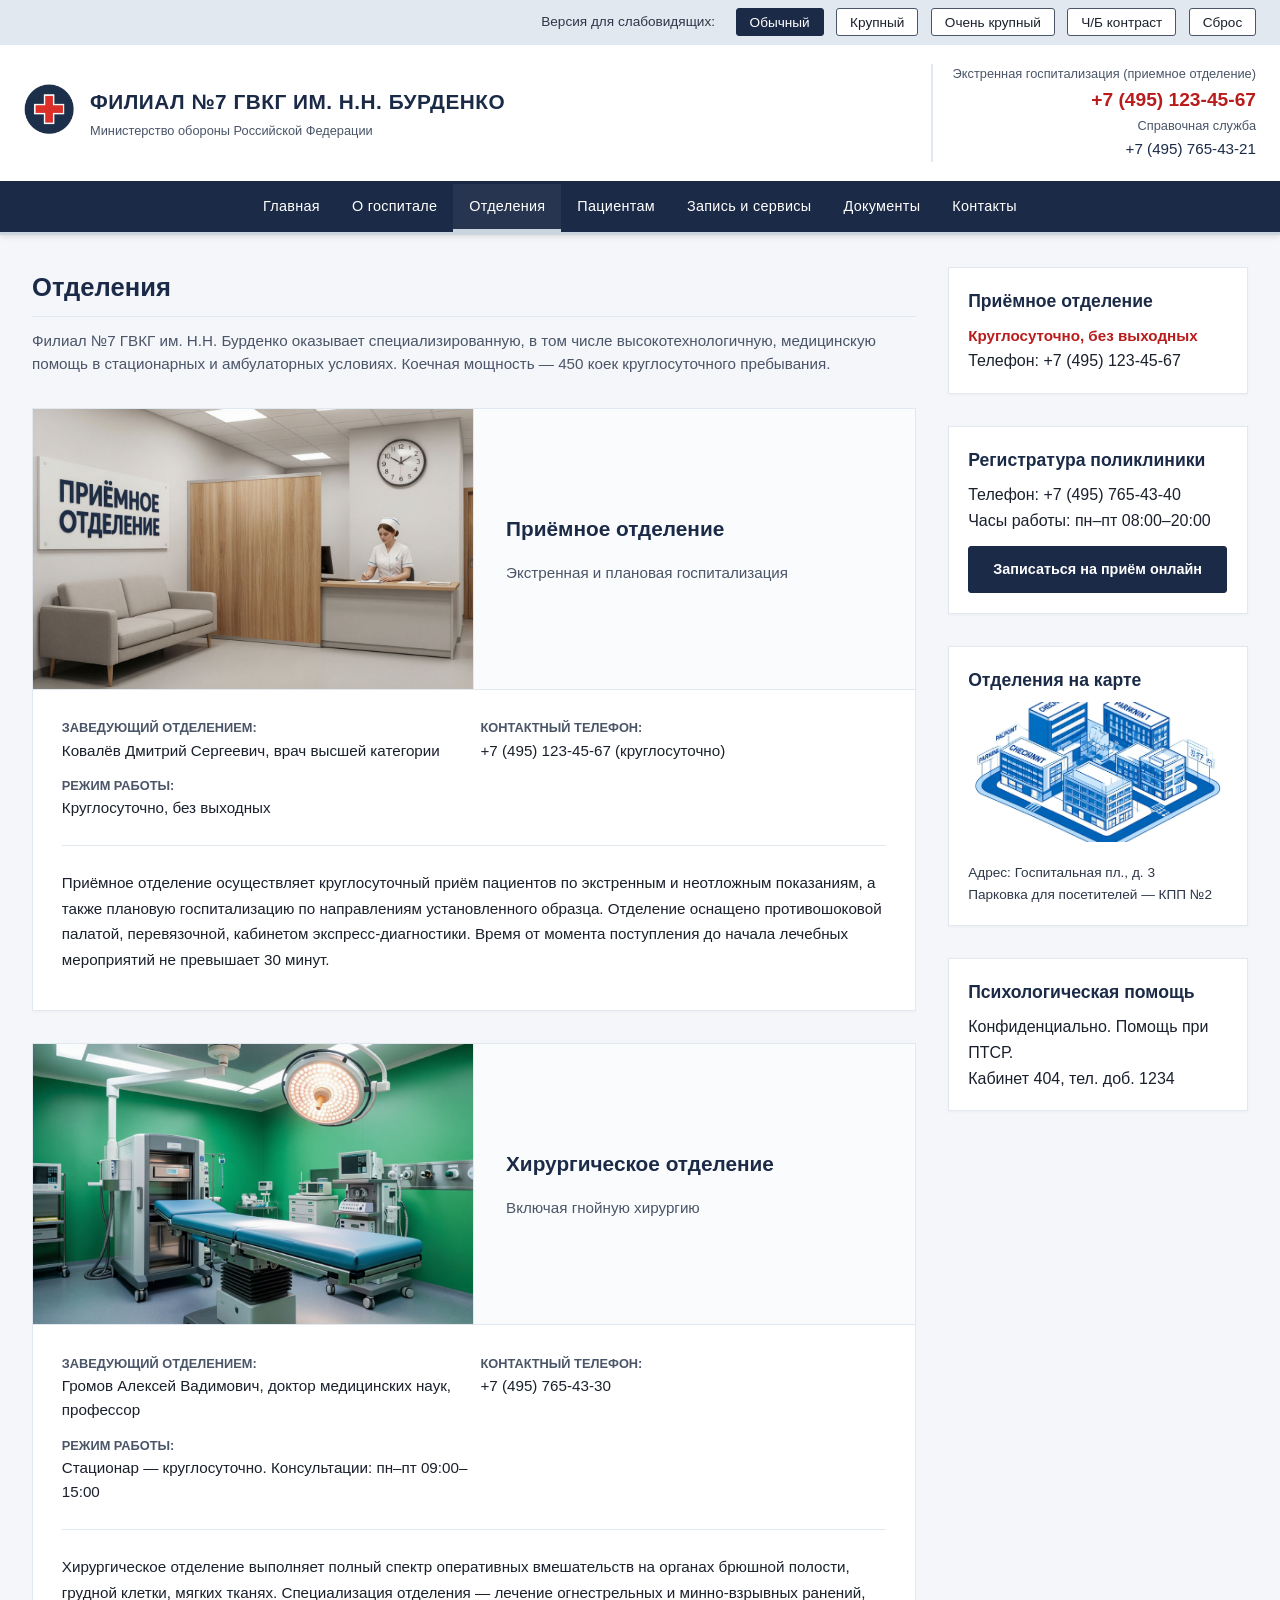
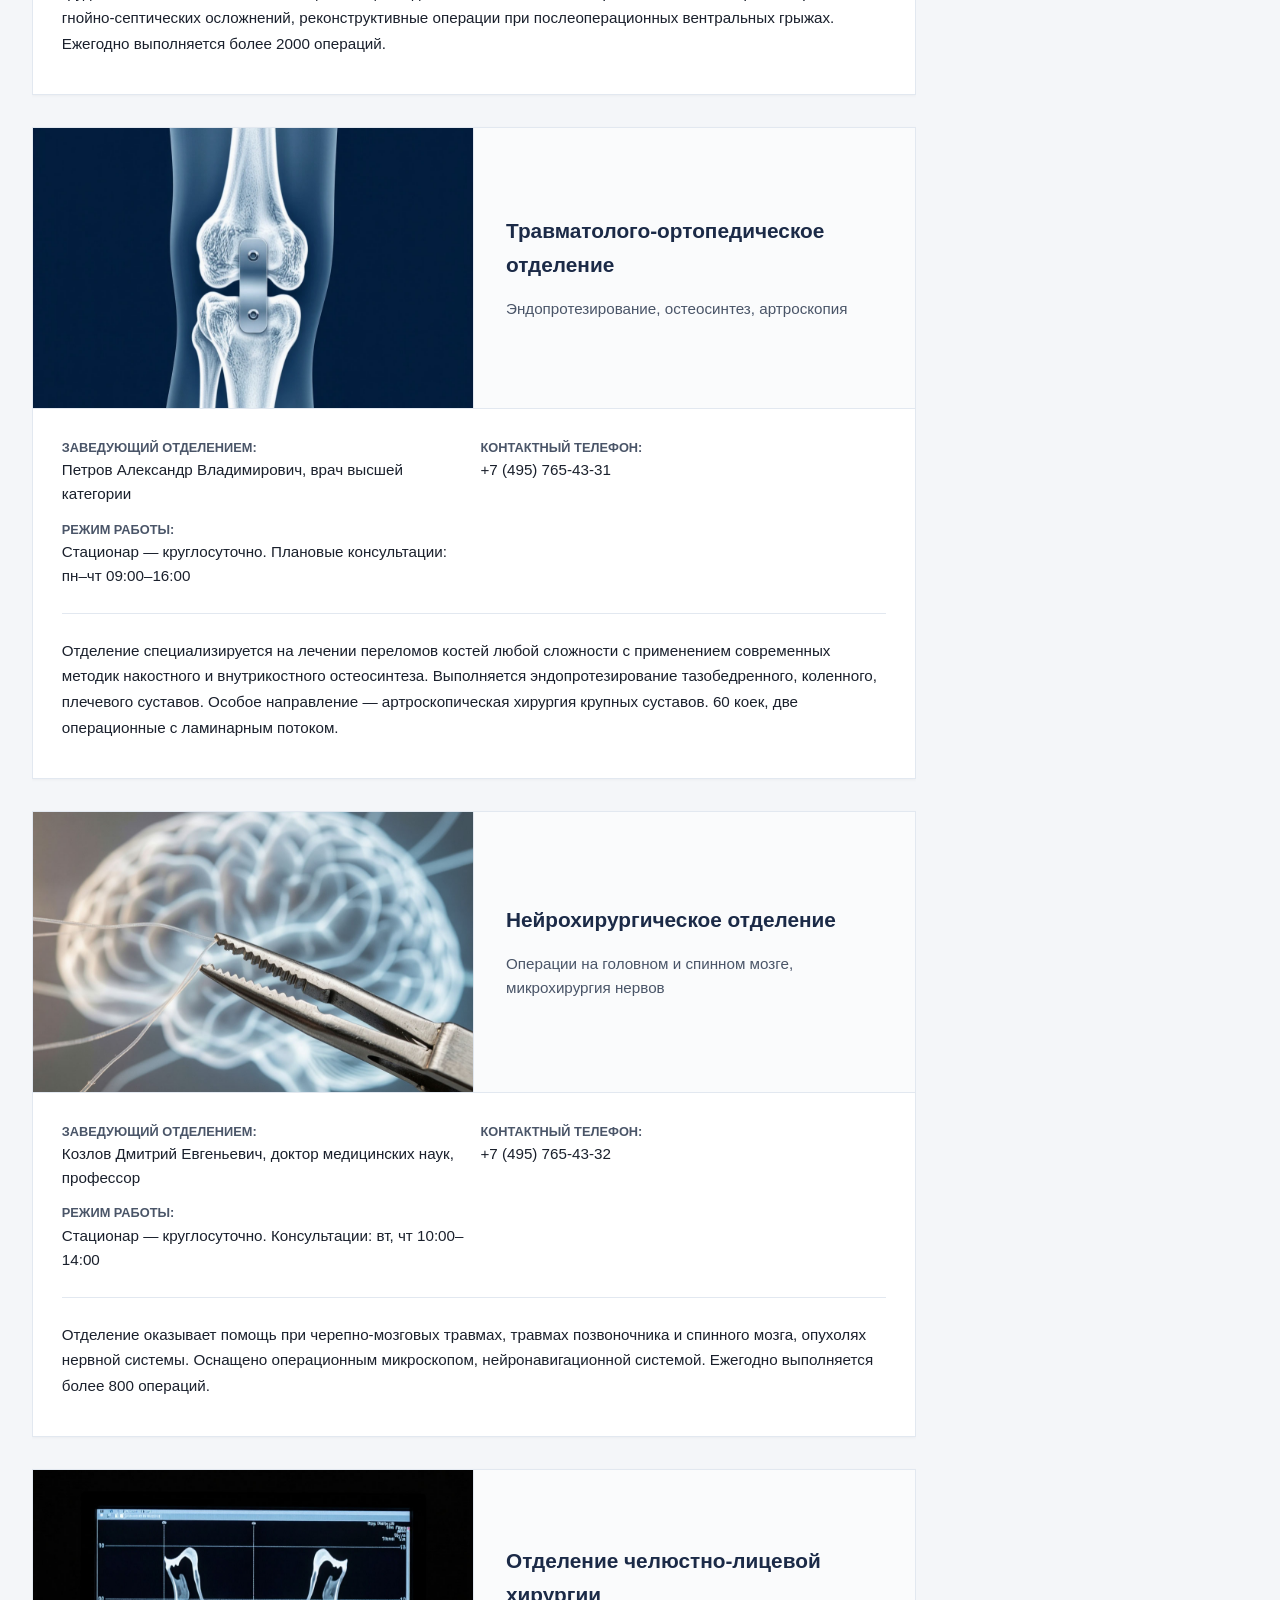
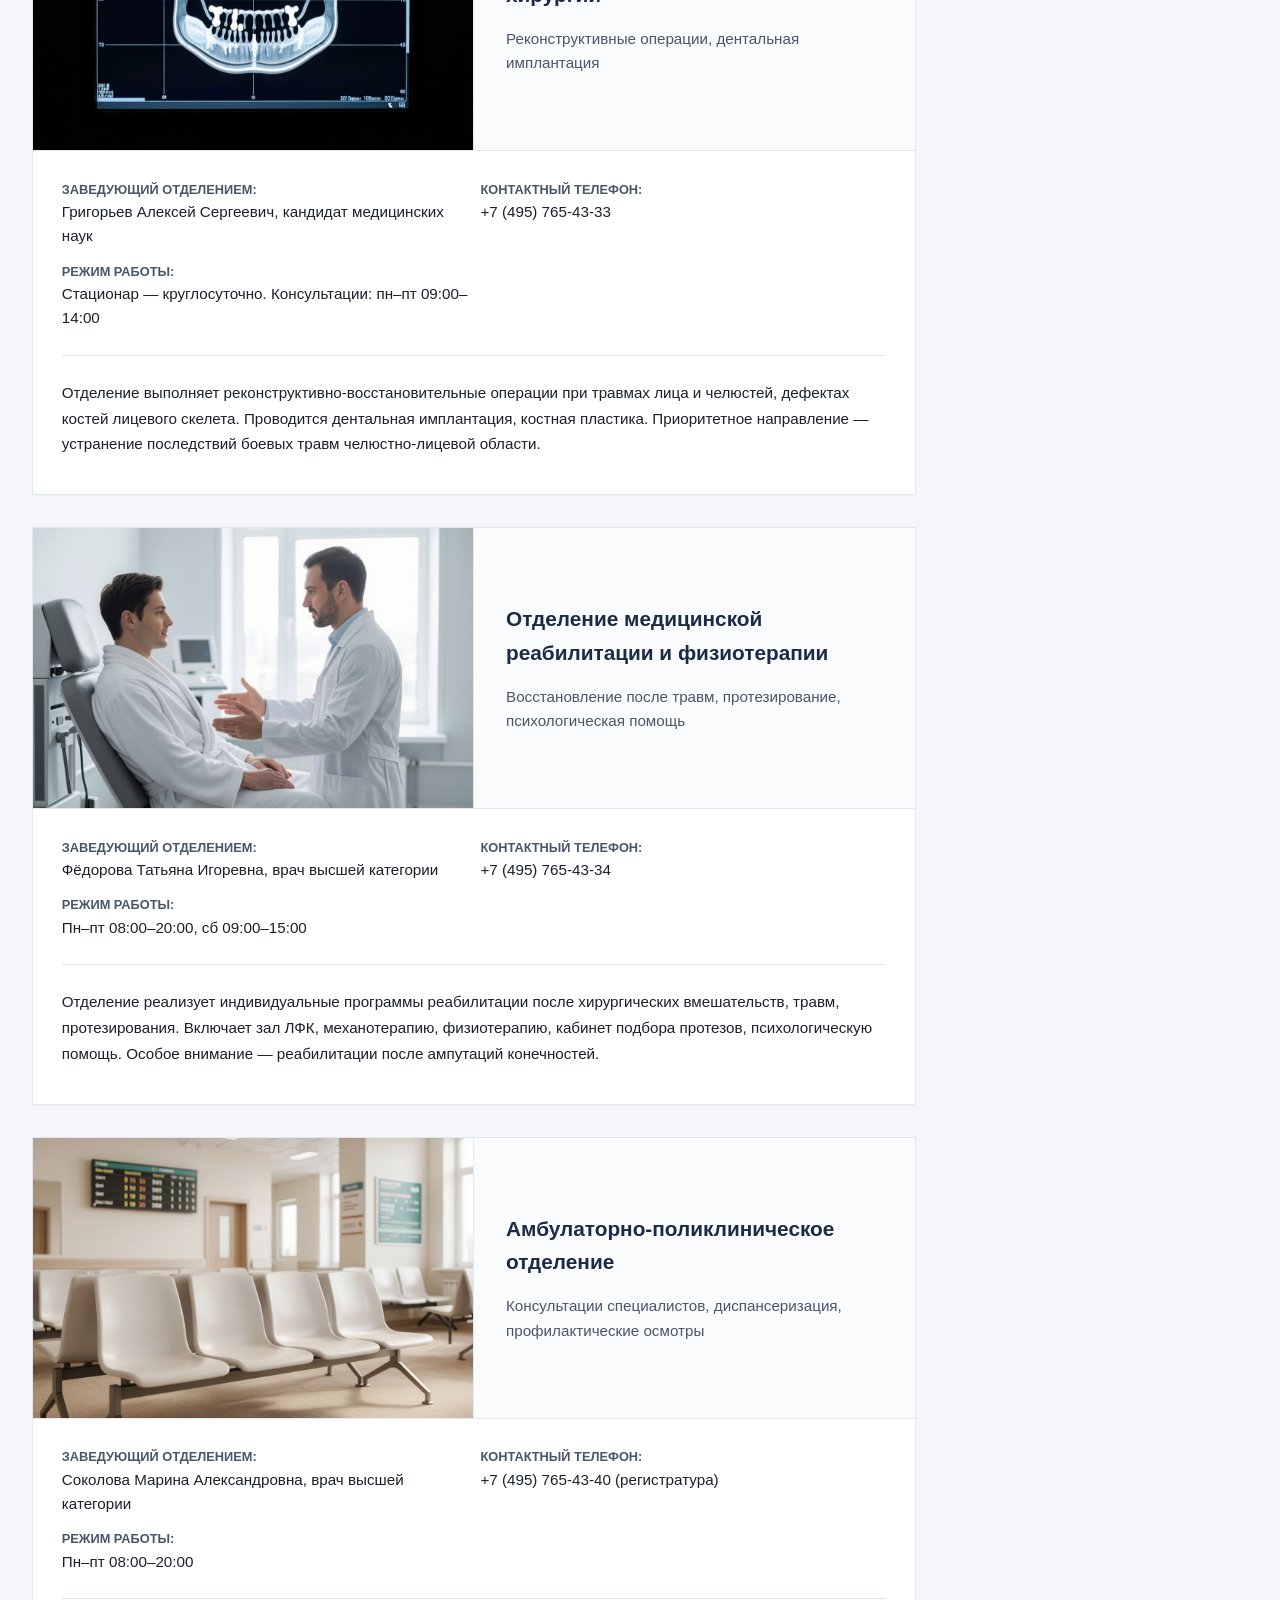
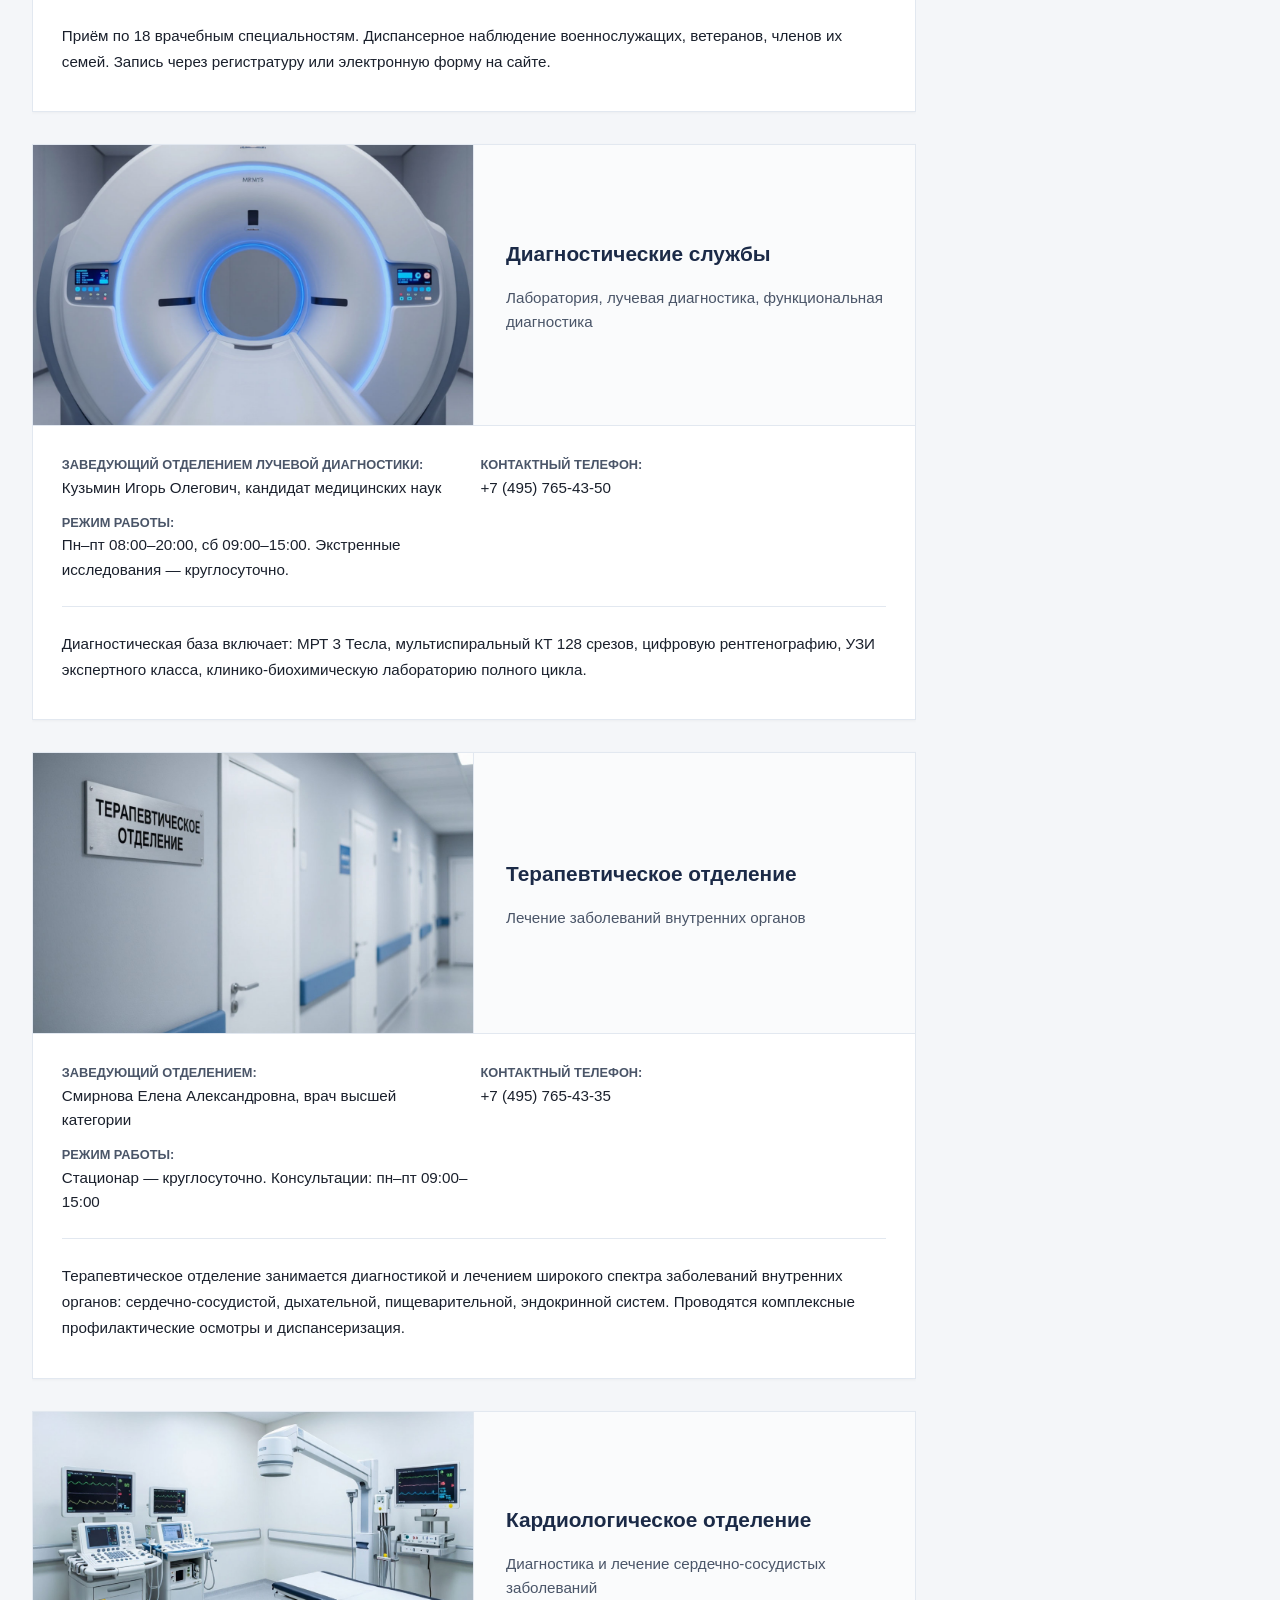
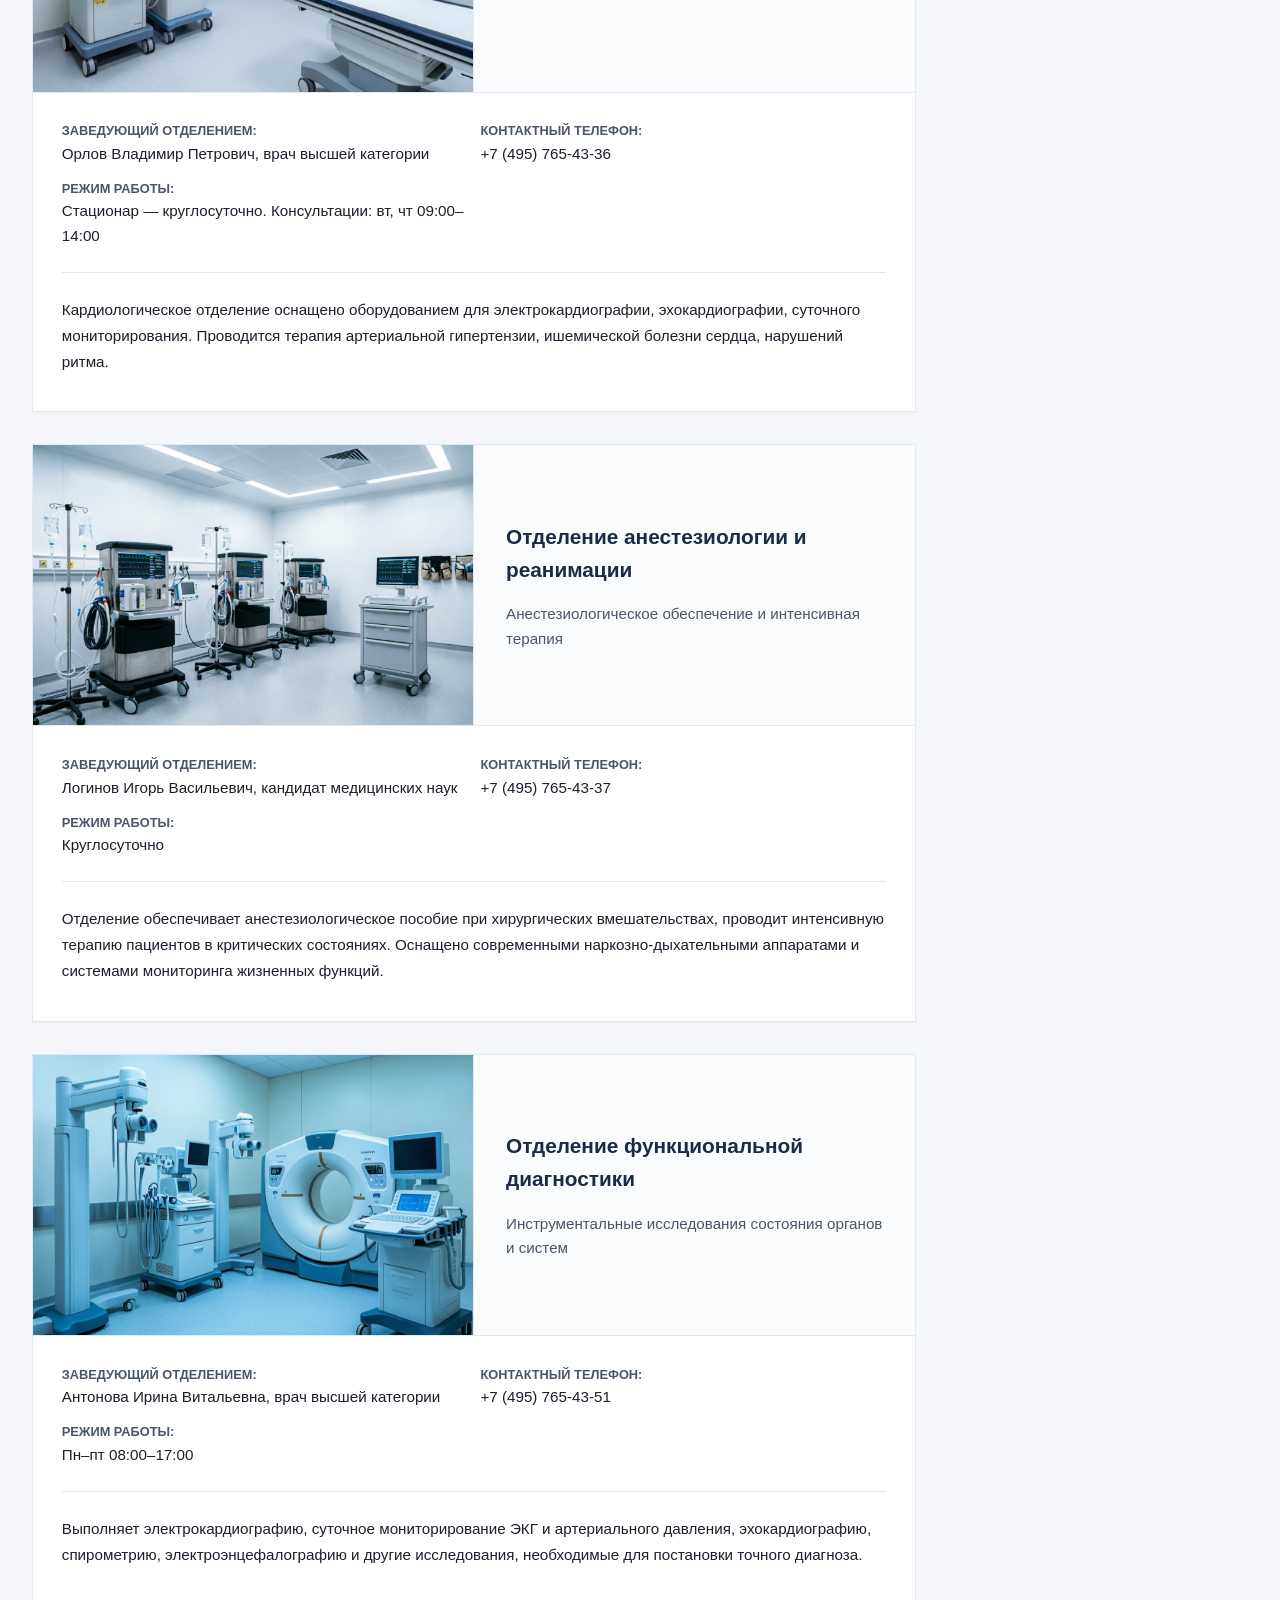
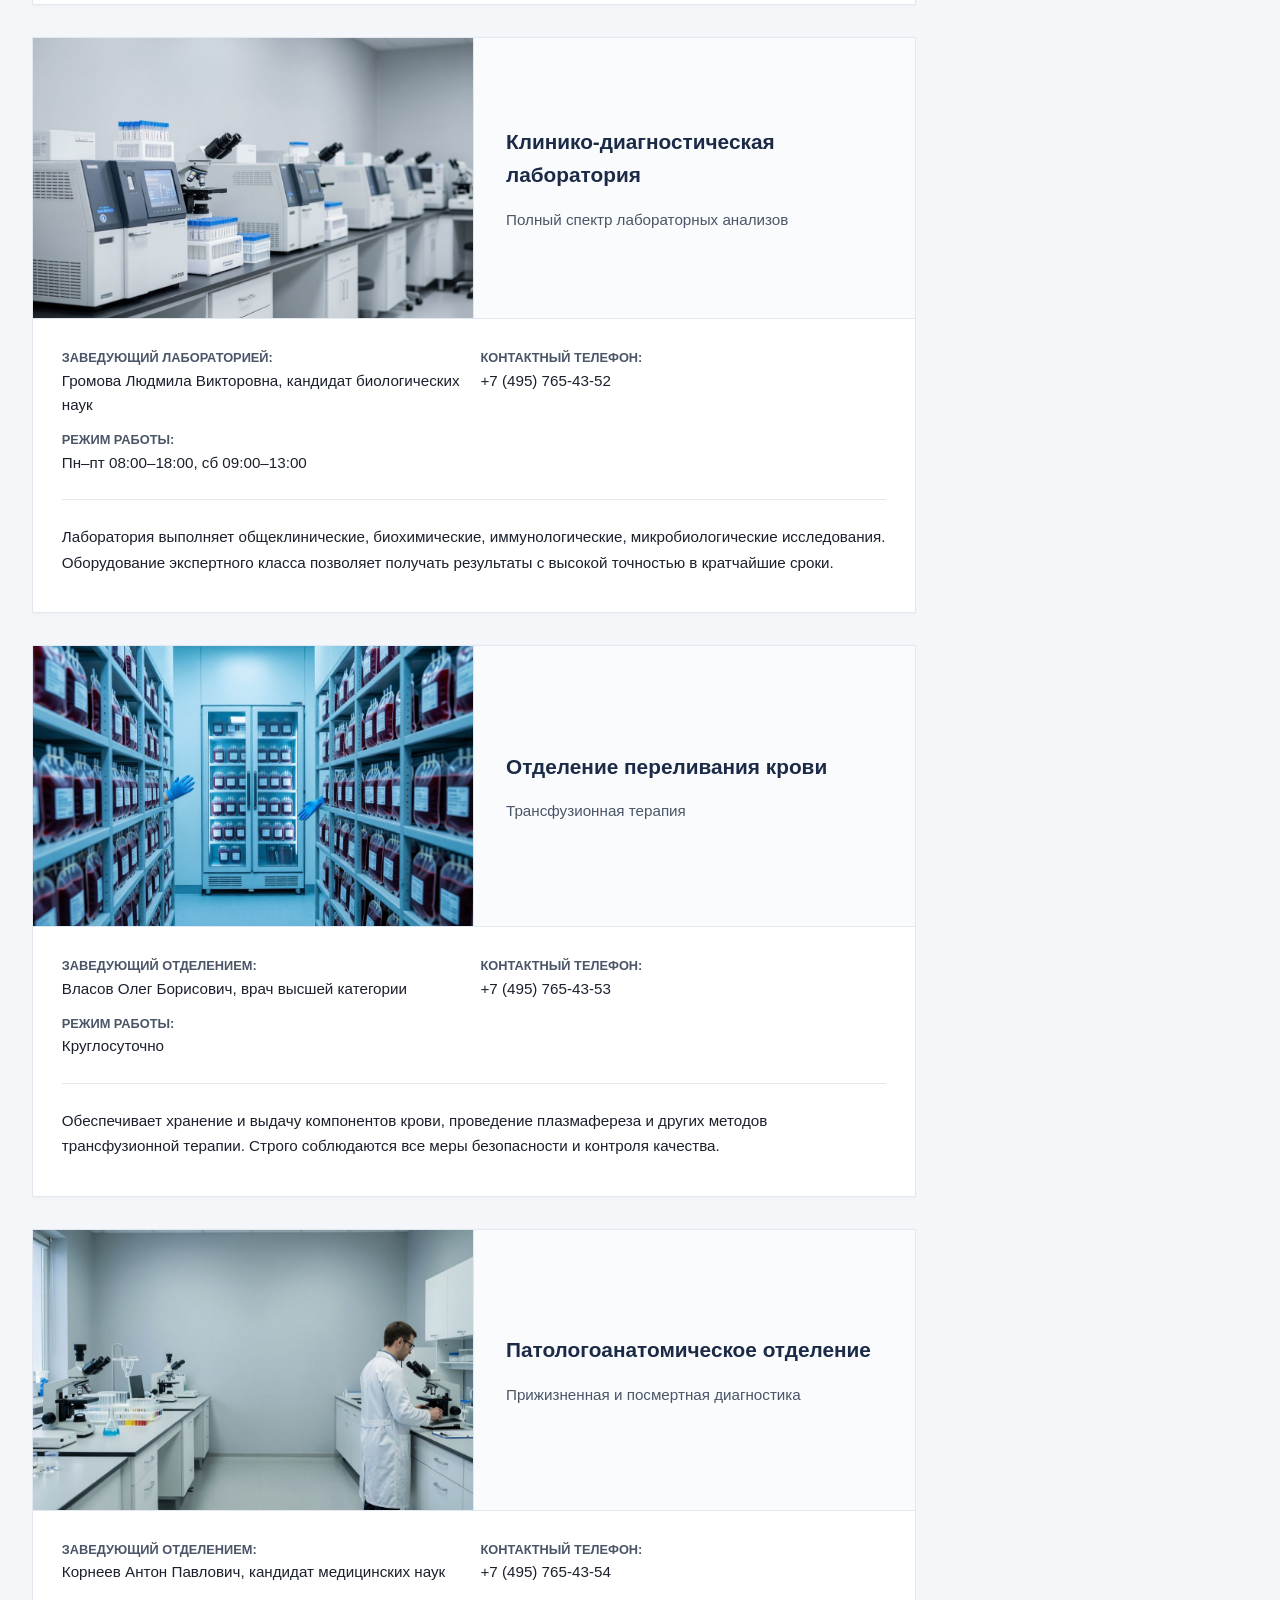
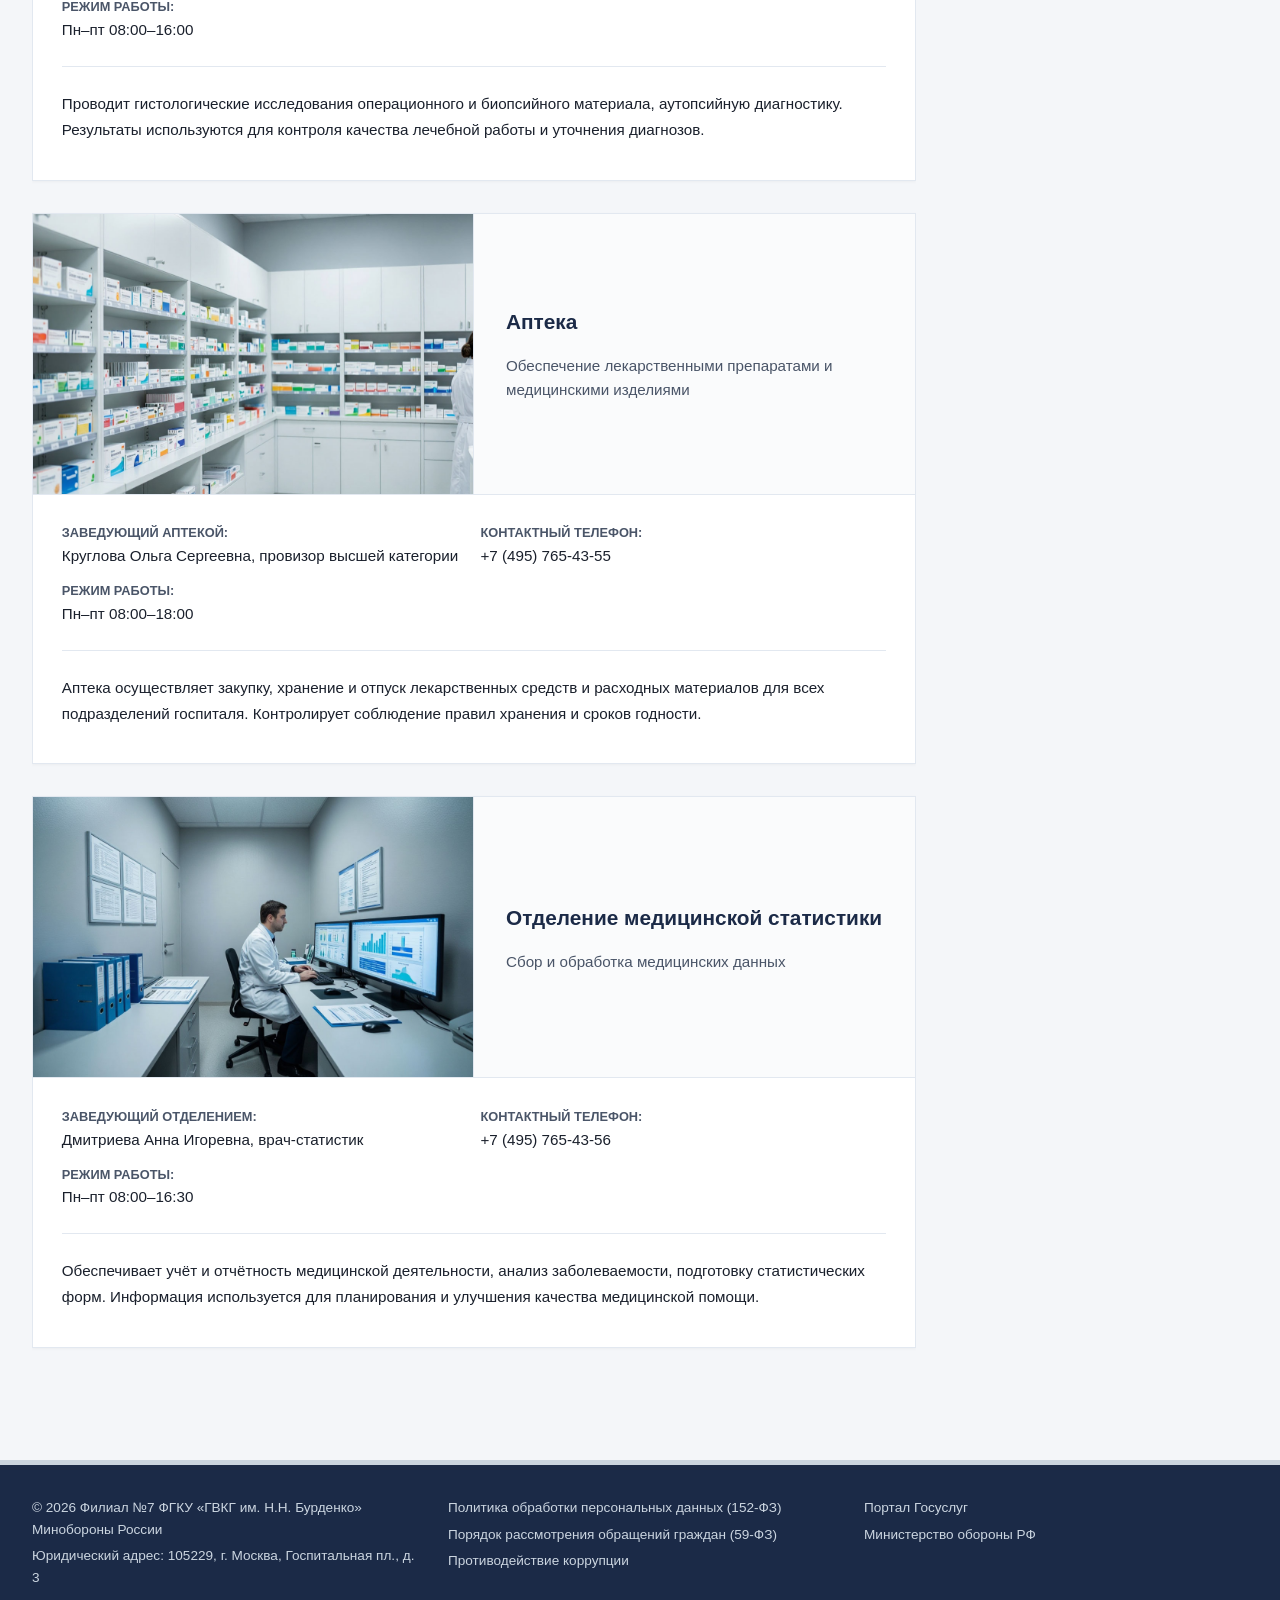
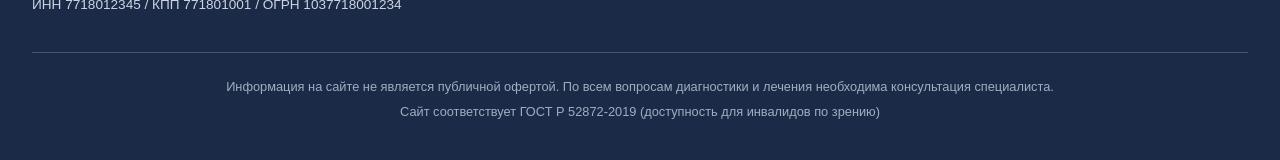
<file: pages/departments.html>
<!DOCTYPE html>
<html lang="ru">
<head>
  <meta charset="UTF-8">
  <meta name="viewport" content="width=device-width, initial-scale=1.0, maximum-scale=5.0, user-scalable=yes">
  <meta name="description" content="Отделения Филиала №7 ГВКГ им. Н.Н. Бурденко. Стационар, поликлиника, реабилитация, диагностика.">
  <title>Отделения — Филиал №7 ГВКГ им. Н.Н. Бурденко</title>
  <link rel="icon" href="../images/favicon.ico" type="image/x-icon">
  <link rel="stylesheet" href="../css/reset.css">
  <link rel="stylesheet" href="../css/accessibility.css">
  <link rel="stylesheet" href="../css/layout.css">
  <link rel="stylesheet" href="../css/components.css">
  <link rel="stylesheet" href="../css/departments.css">
  <link rel="stylesheet" href="../css/responsive.css">
</head>
<body>

<div class="accessibility-bar" id="accessibilityBar">
  <span class="accessibility-label">Версия для слабовидящих:</span>
  <button id="normalFont" class="access-btn active">Обычный</button>
  <button id="largeFont" class="access-btn">Крупный</button>
  <button id="xlFont" class="access-btn">Очень крупный</button>
  <button id="contrastToggle" class="access-btn">Ч/Б контраст</button>
  <button id="resetAccess" class="access-btn">Сброс</button>
</div>

<div class="header-nav-wrapper">
  <header class="header">
    <div class="logo-area">
      <a href="../index.html">
        <img src="../images/logo.png" alt="Логотип Министерства обороны" class="logo-img">
      </a>
      <div class="hospital-name">
        <h1>Филиал №7 ГВКГ им. Н.Н. Бурденко</h1>
        <p>Министерство обороны Российской Федерации</p>
      </div>
    </div>
    <div class="hot-line-block">
      <span>Экстренная госпитализация (приемное отделение)</span>
      <a href="tel:+74951234567" class="phone-emergency">+7 (495) 123-45-67</a>
      <span>Справочная служба</span>
      <a href="tel:+74957654321" class="phone-info">+7 (495) 765-43-21</a>
    </div>
    <button class="burger-btn" id="burgerBtn" aria-label="Меню" type="button">
      <span class="burger-line"></span>
      <span class="burger-line"></span>
      <span class="burger-line"></span>
    </button>
  </header>

  <nav id="mainNav">
    <ul class="nav-list">
      <li><a href="../index.html" class="nav-link">Главная</a></li>
      <li><a href="about.html" class="nav-link">О госпитале</a></li>
      <li><a href="departments.html" class="nav-link active">Отделения</a></li>
      <li><a href="patients.html" class="nav-link">Пациентам</a></li>
      <li><a href="appointment.html" class="nav-link">Запись и сервисы</a></li>
      <li><a href="documents.html" class="nav-link">Документы</a></li>
      <li><a href="contacts.html" class="nav-link">Контакты</a></li>
    </ul>
  </nav>
</div>

<main>
  <div class="grid-layout">
    <div class="content">
      
      <div class="page-header">
        <h2>Отделения</h2>
        <p class="page-subtitle">Филиал №7 ГВКГ им. Н.Н. Бурденко оказывает специализированную, в том числе высокотехнологичную, медицинскую помощь в стационарных и амбулаторных условиях. Коечная мощность — 450 коек круглосуточного пребывания.</p>
      </div>

      <section class="card department-card" id="admission">
        <div class="department-header">
          <img src="../images/dept-admission.jpg" alt="Приёмное отделение" class="department-header-img">
          <div class="department-title-block">
            <h2>Приёмное отделение</h2>
            <p class="department-subtitle">Экстренная и плановая госпитализация</p>
          </div>
        </div>
        <div class="department-body">
          <div class="department-info">
            <div class="info-row"><span class="info-label">Заведующий отделением:</span><span class="info-value">Ковалёв Дмитрий Сергеевич, врач высшей категории</span></div>
            <div class="info-row"><span class="info-label">Контактный телефон:</span><span class="info-value">+7 (495) 123-45-67 (круглосуточно)</span></div>
            <div class="info-row"><span class="info-label">Режим работы:</span><span class="info-value">Круглосуточно, без выходных</span></div>
          </div>
          <div class="department-description">
            <p>Приёмное отделение осуществляет круглосуточный приём пациентов по экстренным и неотложным показаниям, а также плановую госпитализацию по направлениям установленного образца. Отделение оснащено противошоковой палатой, перевязочной, кабинетом экспресс-диагностики. Время от момента поступления до начала лечебных мероприятий не превышает 30 минут.</p>
          </div>
        </div>
      </section>

      <section class="card department-card" id="surgery">
        <div class="department-header">
          <img src="../images/dept-surgery.jpg" alt="Хирургическое отделение" class="department-header-img">
          <div class="department-title-block">
            <h2>Хирургическое отделение</h2>
            <p class="department-subtitle">Включая гнойную хирургию</p>
          </div>
        </div>
        <div class="department-body">
          <div class="department-info">
            <div class="info-row"><span class="info-label">Заведующий отделением:</span><span class="info-value">Громов Алексей Вадимович, доктор медицинских наук, профессор</span></div>
            <div class="info-row"><span class="info-label">Контактный телефон:</span><span class="info-value">+7 (495) 765-43-30</span></div>
            <div class="info-row"><span class="info-label">Режим работы:</span><span class="info-value">Стационар — круглосуточно. Консультации: пн–пт 09:00–15:00</span></div>
          </div>
          <div class="department-description">
            <p>Хирургическое отделение выполняет полный спектр оперативных вмешательств на органах брюшной полости, грудной клетки, мягких тканях. Специализация отделения — лечение огнестрельных и минно-взрывных ранений, гнойно-септических осложнений, реконструктивные операции при послеоперационных вентральных грыжах. Ежегодно выполняется более 2000 операций.</p>
          </div>
        </div>
      </section>

      <section class="card department-card" id="trauma">
        <div class="department-header">
          <img src="../images/dept-trauma-xray.jpg" alt="Травматология" class="department-header-img">
          <div class="department-title-block">
            <h2>Травматолого-ортопедическое отделение</h2>
            <p class="department-subtitle">Эндопротезирование, остеосинтез, артроскопия</p>
          </div>
        </div>
        <div class="department-body">
          <div class="department-info">
            <div class="info-row"><span class="info-label">Заведующий отделением:</span><span class="info-value">Петров Александр Владимирович, врач высшей категории</span></div>
            <div class="info-row"><span class="info-label">Контактный телефон:</span><span class="info-value">+7 (495) 765-43-31</span></div>
            <div class="info-row"><span class="info-label">Режим работы:</span><span class="info-value">Стационар — круглосуточно. Плановые консультации: пн–чт 09:00–16:00</span></div>
          </div>
          <div class="department-description">
            <p>Отделение специализируется на лечении переломов костей любой сложности с применением современных методик накостного и внутрикостного остеосинтеза. Выполняется эндопротезирование тазобедренного, коленного, плечевого суставов. Особое направление — артроскопическая хирургия крупных суставов. 60 коек, две операционные с ламинарным потоком.</p>
          </div>
        </div>
      </section>

      <section class="card department-card" id="neuro">
        <div class="department-header">
          <img src="../images/dept-neuro-surgery.jpg" alt="Нейрохирургия" class="department-header-img">
          <div class="department-title-block">
            <h2>Нейрохирургическое отделение</h2>
            <p class="department-subtitle">Операции на головном и спинном мозге, микрохирургия нервов</p>
          </div>
        </div>
        <div class="department-body">
          <div class="department-info">
            <div class="info-row"><span class="info-label">Заведующий отделением:</span><span class="info-value">Козлов Дмитрий Евгеньевич, доктор медицинских наук, профессор</span></div>
            <div class="info-row"><span class="info-label">Контактный телефон:</span><span class="info-value">+7 (495) 765-43-32</span></div>
            <div class="info-row"><span class="info-label">Режим работы:</span><span class="info-value">Стационар — круглосуточно. Консультации: вт, чт 10:00–14:00</span></div>
          </div>
          <div class="department-description">
            <p>Отделение оказывает помощь при черепно-мозговых травмах, травмах позвоночника и спинного мозга, опухолях нервной системы. Оснащено операционным микроскопом, нейронавигационной системой. Ежегодно выполняется более 800 операций.</p>
          </div>
        </div>
      </section>

      <section class="card department-card" id="maxillofacial">
        <div class="department-header">
          <img src="../images/dept-maxillo-3d.jpg" alt="Челюстно-лицевая хирургия" class="department-header-img">
          <div class="department-title-block">
            <h2>Отделение челюстно-лицевой хирургии</h2>
            <p class="department-subtitle">Реконструктивные операции, дентальная имплантация</p>
          </div>
        </div>
        <div class="department-body">
          <div class="department-info">
            <div class="info-row"><span class="info-label">Заведующий отделением:</span><span class="info-value">Григорьев Алексей Сергеевич, кандидат медицинских наук</span></div>
            <div class="info-row"><span class="info-label">Контактный телефон:</span><span class="info-value">+7 (495) 765-43-33</span></div>
            <div class="info-row"><span class="info-label">Режим работы:</span><span class="info-value">Стационар — круглосуточно. Консультации: пн–пт 09:00–14:00</span></div>
          </div>
          <div class="department-description">
            <p>Отделение выполняет реконструктивно-восстановительные операции при травмах лица и челюстей, дефектах костей лицевого скелета. Проводится дентальная имплантация, костная пластика. Приоритетное направление — устранение последствий боевых травм челюстно-лицевой области.</p>
          </div>
        </div>
      </section>

      <section class="card department-card" id="rehab">
        <div class="department-header">
          <img src="../images/dept-rehab-stand.jpg" alt="Реабилитация" class="department-header-img">
          <div class="department-title-block">
            <h2>Отделение медицинской реабилитации и физиотерапии</h2>
            <p class="department-subtitle">Восстановление после травм, протезирование, психологическая помощь</p>
          </div>
        </div>
        <div class="department-body">
          <div class="department-info">
            <div class="info-row"><span class="info-label">Заведующий отделением:</span><span class="info-value">Фёдорова Татьяна Игоревна, врач высшей категории</span></div>
            <div class="info-row"><span class="info-label">Контактный телефон:</span><span class="info-value">+7 (495) 765-43-34</span></div>
            <div class="info-row"><span class="info-label">Режим работы:</span><span class="info-value">Пн–пт 08:00–20:00, сб 09:00–15:00</span></div>
          </div>
          <div class="department-description">
            <p>Отделение реализует индивидуальные программы реабилитации после хирургических вмешательств, травм, протезирования. Включает зал ЛФК, механотерапию, физиотерапию, кабинет подбора протезов, психологическую помощь. Особое внимание — реабилитации после ампутаций конечностей.</p>
          </div>
        </div>
      </section>

      <section class="card department-card" id="outpatient">
        <div class="department-header">
          <img src="../images/dept-outpatient.jpg" alt="Поликлиника" class="department-header-img">
          <div class="department-title-block">
            <h2>Амбулаторно-поликлиническое отделение</h2>
            <p class="department-subtitle">Консультации специалистов, диспансеризация, профилактические осмотры</p>
          </div>
        </div>
        <div class="department-body">
          <div class="department-info">
            <div class="info-row"><span class="info-label">Заведующий отделением:</span><span class="info-value">Соколова Марина Александровна, врач высшей категории</span></div>
            <div class="info-row"><span class="info-label">Контактный телефон:</span><span class="info-value">+7 (495) 765-43-40 (регистратура)</span></div>
            <div class="info-row"><span class="info-label">Режим работы:</span><span class="info-value">Пн–пт 08:00–20:00</span></div>
          </div>
          <div class="department-description">
            <p>Приём по 18 врачебным специальностям. Диспансерное наблюдение военнослужащих, ветеранов, членов их семей. Запись через регистратуру или электронную форму на сайте.</p>
          </div>
        </div>
      </section>

      <section class="card department-card" id="diagnostics">
        <div class="department-header">
          <img src="../images/dept-mri.jpg" alt="Диагностика" class="department-header-img">
          <div class="department-title-block">
            <h2>Диагностические службы</h2>
            <p class="department-subtitle">Лаборатория, лучевая диагностика, функциональная диагностика</p>
          </div>
        </div>
        <div class="department-body">
          <div class="department-info">
            <div class="info-row"><span class="info-label">Заведующий отделением лучевой диагностики:</span><span class="info-value">Кузьмин Игорь Олегович, кандидат медицинских наук</span></div>
            <div class="info-row"><span class="info-label">Контактный телефон:</span><span class="info-value">+7 (495) 765-43-50</span></div>
            <div class="info-row"><span class="info-label">Режим работы:</span><span class="info-value">Пн–пт 08:00–20:00, сб 09:00–15:00. Экстренные исследования — круглосуточно.</span></div>
          </div>
          <div class="department-description">
            <p>Диагностическая база включает: МРТ 3 Тесла, мультиспиральный КТ 128 срезов, цифровую рентгенографию, УЗИ экспертного класса, клинико-биохимическую лабораторию полного цикла.</p>
          </div>
        </div>
      </section>

      <section class="card department-card" id="therapy">
        <div class="department-header">
          <img src="../images/dept-therapy.jpg" alt="Терапия" class="department-header-img">
          <div class="department-title-block">
            <h2>Терапевтическое отделение</h2>
            <p class="department-subtitle">Лечение заболеваний внутренних органов</p>
          </div>
        </div>
        <div class="department-body">
          <div class="department-info">
            <div class="info-row"><span class="info-label">Заведующий отделением:</span><span class="info-value">Смирнова Елена Александровна, врач высшей категории</span></div>
            <div class="info-row"><span class="info-label">Контактный телефон:</span><span class="info-value">+7 (495) 765-43-35</span></div>
            <div class="info-row"><span class="info-label">Режим работы:</span><span class="info-value">Стационар — круглосуточно. Консультации: пн–пт 09:00–15:00</span></div>
          </div>
          <div class="department-description">
            <p>Терапевтическое отделение занимается диагностикой и лечением широкого спектра заболеваний внутренних органов: сердечно-сосудистой, дыхательной, пищеварительной, эндокринной систем. Проводятся комплексные профилактические осмотры и диспансеризация.</p>
          </div>
        </div>
      </section>

      <section class="card department-card" id="cardio">
        <div class="department-header">
          <img src="../images/dept-cardio.jpg" alt="Кардиология" class="department-header-img">
          <div class="department-title-block">
            <h2>Кардиологическое отделение</h2>
            <p class="department-subtitle">Диагностика и лечение сердечно-сосудистых заболеваний</p>
          </div>
        </div>
        <div class="department-body">
          <div class="department-info">
            <div class="info-row"><span class="info-label">Заведующий отделением:</span><span class="info-value">Орлов Владимир Петрович, врач высшей категории</span></div>
            <div class="info-row"><span class="info-label">Контактный телефон:</span><span class="info-value">+7 (495) 765-43-36</span></div>
            <div class="info-row"><span class="info-label">Режим работы:</span><span class="info-value">Стационар — круглосуточно. Консультации: вт, чт 09:00–14:00</span></div>
          </div>
          <div class="department-description">
            <p>Кардиологическое отделение оснащено оборудованием для электрокардиографии, эхокардиографии, суточного мониторирования. Проводится терапия артериальной гипертензии, ишемической болезни сердца, нарушений ритма.</p>
          </div>
        </div>
      </section>

      <section class="card department-card" id="anesthesiology">
        <div class="department-header">
          <img src="../images/dept-anesthesiology.jpg" alt="Анестезиология и реанимация" class="department-header-img">
          <div class="department-title-block">
            <h2>Отделение анестезиологии и реанимации</h2>
            <p class="department-subtitle">Анестезиологическое обеспечение и интенсивная терапия</p>
          </div>
        </div>
        <div class="department-body">
          <div class="department-info">
            <div class="info-row"><span class="info-label">Заведующий отделением:</span><span class="info-value">Логинов Игорь Васильевич, кандидат медицинских наук</span></div>
            <div class="info-row"><span class="info-label">Контактный телефон:</span><span class="info-value">+7 (495) 765-43-37</span></div>
            <div class="info-row"><span class="info-label">Режим работы:</span><span class="info-value">Круглосуточно</span></div>
          </div>
          <div class="department-description">
            <p>Отделение обеспечивает анестезиологическое пособие при хирургических вмешательствах, проводит интенсивную терапию пациентов в критических состояниях. Оснащено современными наркозно-дыхательными аппаратами и системами мониторинга жизненных функций.</p>
          </div>
        </div>
      </section>

      <section class="card department-card" id="functional">
        <div class="department-header">
          <img src="../images/dept-functional.jpg" alt="Функциональная диагностика" class="department-header-img">
          <div class="department-title-block">
            <h2>Отделение функциональной диагностики</h2>
            <p class="department-subtitle">Инструментальные исследования состояния органов и систем</p>
          </div>
        </div>
        <div class="department-body">
          <div class="department-info">
            <div class="info-row"><span class="info-label">Заведующий отделением:</span><span class="info-value">Антонова Ирина Витальевна, врач высшей категории</span></div>
            <div class="info-row"><span class="info-label">Контактный телефон:</span><span class="info-value">+7 (495) 765-43-51</span></div>
            <div class="info-row"><span class="info-label">Режим работы:</span><span class="info-value">Пн–пт 08:00–17:00</span></div>
          </div>
          <div class="department-description">
            <p>Выполняет электрокардиографию, суточное мониторирование ЭКГ и артериального давления, эхокардиографию, спирометрию, электроэнцефалографию и другие исследования, необходимые для постановки точного диагноза.</p>
          </div>
        </div>
      </section>

      <section class="card department-card" id="lab">
        <div class="department-header">
          <img src="../images/dept-lab.jpg" alt="Лаборатория" class="department-header-img">
          <div class="department-title-block">
            <h2>Клинико-диагностическая лаборатория</h2>
            <p class="department-subtitle">Полный спектр лабораторных анализов</p>
          </div>
        </div>
        <div class="department-body">
          <div class="department-info">
            <div class="info-row"><span class="info-label">Заведующий лабораторией:</span><span class="info-value">Громова Людмила Викторовна, кандидат биологических наук</span></div>
            <div class="info-row"><span class="info-label">Контактный телефон:</span><span class="info-value">+7 (495) 765-43-52</span></div>
            <div class="info-row"><span class="info-label">Режим работы:</span><span class="info-value">Пн–пт 08:00–18:00, сб 09:00–13:00</span></div>
          </div>
          <div class="department-description">
            <p>Лаборатория выполняет общеклинические, биохимические, иммунологические, микробиологические исследования. Оборудование экспертного класса позволяет получать результаты с высокой точностью в кратчайшие сроки.</p>
          </div>
        </div>
      </section>

      <section class="card department-card" id="blood">
        <div class="department-header">
          <img src="../images/dept-blood.jpg" alt="Переливание крови" class="department-header-img">
          <div class="department-title-block">
            <h2>Отделение переливания крови</h2>
            <p class="department-subtitle">Трансфузионная терапия</p>
          </div>
        </div>
        <div class="department-body">
          <div class="department-info">
            <div class="info-row"><span class="info-label">Заведующий отделением:</span><span class="info-value">Власов Олег Борисович, врач высшей категории</span></div>
            <div class="info-row"><span class="info-label">Контактный телефон:</span><span class="info-value">+7 (495) 765-43-53</span></div>
            <div class="info-row"><span class="info-label">Режим работы:</span><span class="info-value">Круглосуточно</span></div>
          </div>
          <div class="department-description">
            <p>Обеспечивает хранение и выдачу компонентов крови, проведение плазмафереза и других методов трансфузионной терапии. Строго соблюдаются все меры безопасности и контроля качества.</p>
          </div>
        </div>
      </section>

      <section class="card department-card" id="pathology">
        <div class="department-header">
          <img src="../images/dept-pathology.jpg" alt="Патологоанатомическое отделение" class="department-header-img">
          <div class="department-title-block">
            <h2>Патологоанатомическое отделение</h2>
            <p class="department-subtitle">Прижизненная и посмертная диагностика</p>
          </div>
        </div>
        <div class="department-body">
          <div class="department-info">
            <div class="info-row"><span class="info-label">Заведующий отделением:</span><span class="info-value">Корнеев Антон Павлович, кандидат медицинских наук</span></div>
            <div class="info-row"><span class="info-label">Контактный телефон:</span><span class="info-value">+7 (495) 765-43-54</span></div>
            <div class="info-row"><span class="info-label">Режим работы:</span><span class="info-value">Пн–пт 08:00–16:00</span></div>
          </div>
          <div class="department-description">
            <p>Проводит гистологические исследования операционного и биопсийного материала, аутопсийную диагностику. Результаты используются для контроля качества лечебной работы и уточнения диагнозов.</p>
          </div>
        </div>
      </section>

      <section class="card department-card" id="pharmacy">
        <div class="department-header">
          <img src="../images/dept-pharmacy.jpg" alt="Аптека" class="department-header-img">
          <div class="department-title-block">
            <h2>Аптека</h2>
            <p class="department-subtitle">Обеспечение лекарственными препаратами и медицинскими изделиями</p>
          </div>
        </div>
        <div class="department-body">
          <div class="department-info">
            <div class="info-row"><span class="info-label">Заведующий аптекой:</span><span class="info-value">Круглова Ольга Сергеевна, провизор высшей категории</span></div>
            <div class="info-row"><span class="info-label">Контактный телефон:</span><span class="info-value">+7 (495) 765-43-55</span></div>
            <div class="info-row"><span class="info-label">Режим работы:</span><span class="info-value">Пн–пт 08:00–18:00</span></div>
          </div>
          <div class="department-description">
            <p>Аптека осуществляет закупку, хранение и отпуск лекарственных средств и расходных материалов для всех подразделений госпиталя. Контролирует соблюдение правил хранения и сроков годности.</p>
          </div>
        </div>
      </section>

      <section class="card department-card" id="statistics">
        <div class="department-header">
          <img src="../images/dept-statistics.jpg" alt="Медицинская статистика" class="department-header-img">
          <div class="department-title-block">
            <h2>Отделение медицинской статистики</h2>
            <p class="department-subtitle">Сбор и обработка медицинских данных</p>
          </div>
        </div>
        <div class="department-body">
          <div class="department-info">
            <div class="info-row"><span class="info-label">Заведующий отделением:</span><span class="info-value">Дмитриева Анна Игоревна, врач-статистик</span></div>
            <div class="info-row"><span class="info-label">Контактный телефон:</span><span class="info-value">+7 (495) 765-43-56</span></div>
            <div class="info-row"><span class="info-label">Режим работы:</span><span class="info-value">Пн–пт 08:00–16:30</span></div>
          </div>
          <div class="department-description">
            <p>Обеспечивает учёт и отчётность медицинской деятельности, анализ заболеваемости, подготовку статистических форм. Информация используется для планирования и улучшения качества медицинской помощи.</p>
          </div>
        </div>
      </section>

    </div>

    <aside class="sidebar">
      <div class="card">
        <h3>Приёмное отделение</h3>
        <p class="sidebar-emergency">Круглосуточно, без выходных</p>
        <p>Телефон: +7 (495) 123-45-67</p>
      </div>
      <div class="card">
        <h3>Регистратура поликлиники</h3>
        <p>Телефон: +7 (495) 765-43-40</p>
        <p>Часы работы: пн–пт 08:00–20:00</p>
        <a href="appointment.html#appointmentForm" class="btn btn-primary" style="margin-top:0.8rem;">Записаться на приём онлайн</a>
      </div>
      <div class="card">
        <h3>Отделения на карте</h3>
        <img src="../images/sidebar-corps-map.jpg" alt="Схема расположения корпусов" class="sidebar-image">
        <p class="sidebar-address">Адрес: Госпитальная пл., д. 3<br>Парковка для посетителей — КПП №2</p>
      </div>
      <div class="card">
        <h3>Психологическая помощь</h3>
        <p>Конфиденциально. Помощь при ПТСР.</p>
        <p>Кабинет 404, тел. доб. 1234</p>
      </div>
    </aside>
  </div>
</main>

<footer>
  <div class="footer-grid">
    <div>
      <p>© 2026 Филиал №7 ФГКУ «ГВКГ им. Н.Н. Бурденко» Минобороны России</p>
      <p>Юридический адрес: 105229, г. Москва, Госпитальная пл., д. 3</p>
      <p>ИНН 7718012345 / КПП 771801001 / ОГРН 1037718001234</p>
    </div>
    <div>
      <p><a href="documents.html#privacy">Политика обработки персональных данных (152-ФЗ)</a></p>
      <p><a href="documents.html#appeals">Порядок рассмотрения обращений граждан (59-ФЗ)</a></p>
      <p><a href="https://mil.ru/anti-corruption.htm" target="_blank" rel="noopener">Противодействие коррупции</a></p>
    </div>
    <div>
      <p><a href="https://www.gosuslugi.ru" target="_blank" rel="noopener">Портал Госуслуг</a></p>
      <p><a href="https://mil.ru" target="_blank" rel="noopener">Министерство обороны РФ</a></p>
    </div>
  </div>
  <div class="footer-bottom">
    <p>Информация на сайте не является публичной офертой. По всем вопросам диагностики и лечения необходима консультация специалиста.</p>
    <p>Сайт соответствует ГОСТ Р 52872-2019 (доступность для инвалидов по зрению)</p>
  </div>
</footer>

<script src="../js/accessibility.js"></script>
<script src="../js/burger-menu.js"></script>
</body>
</html>
</file>
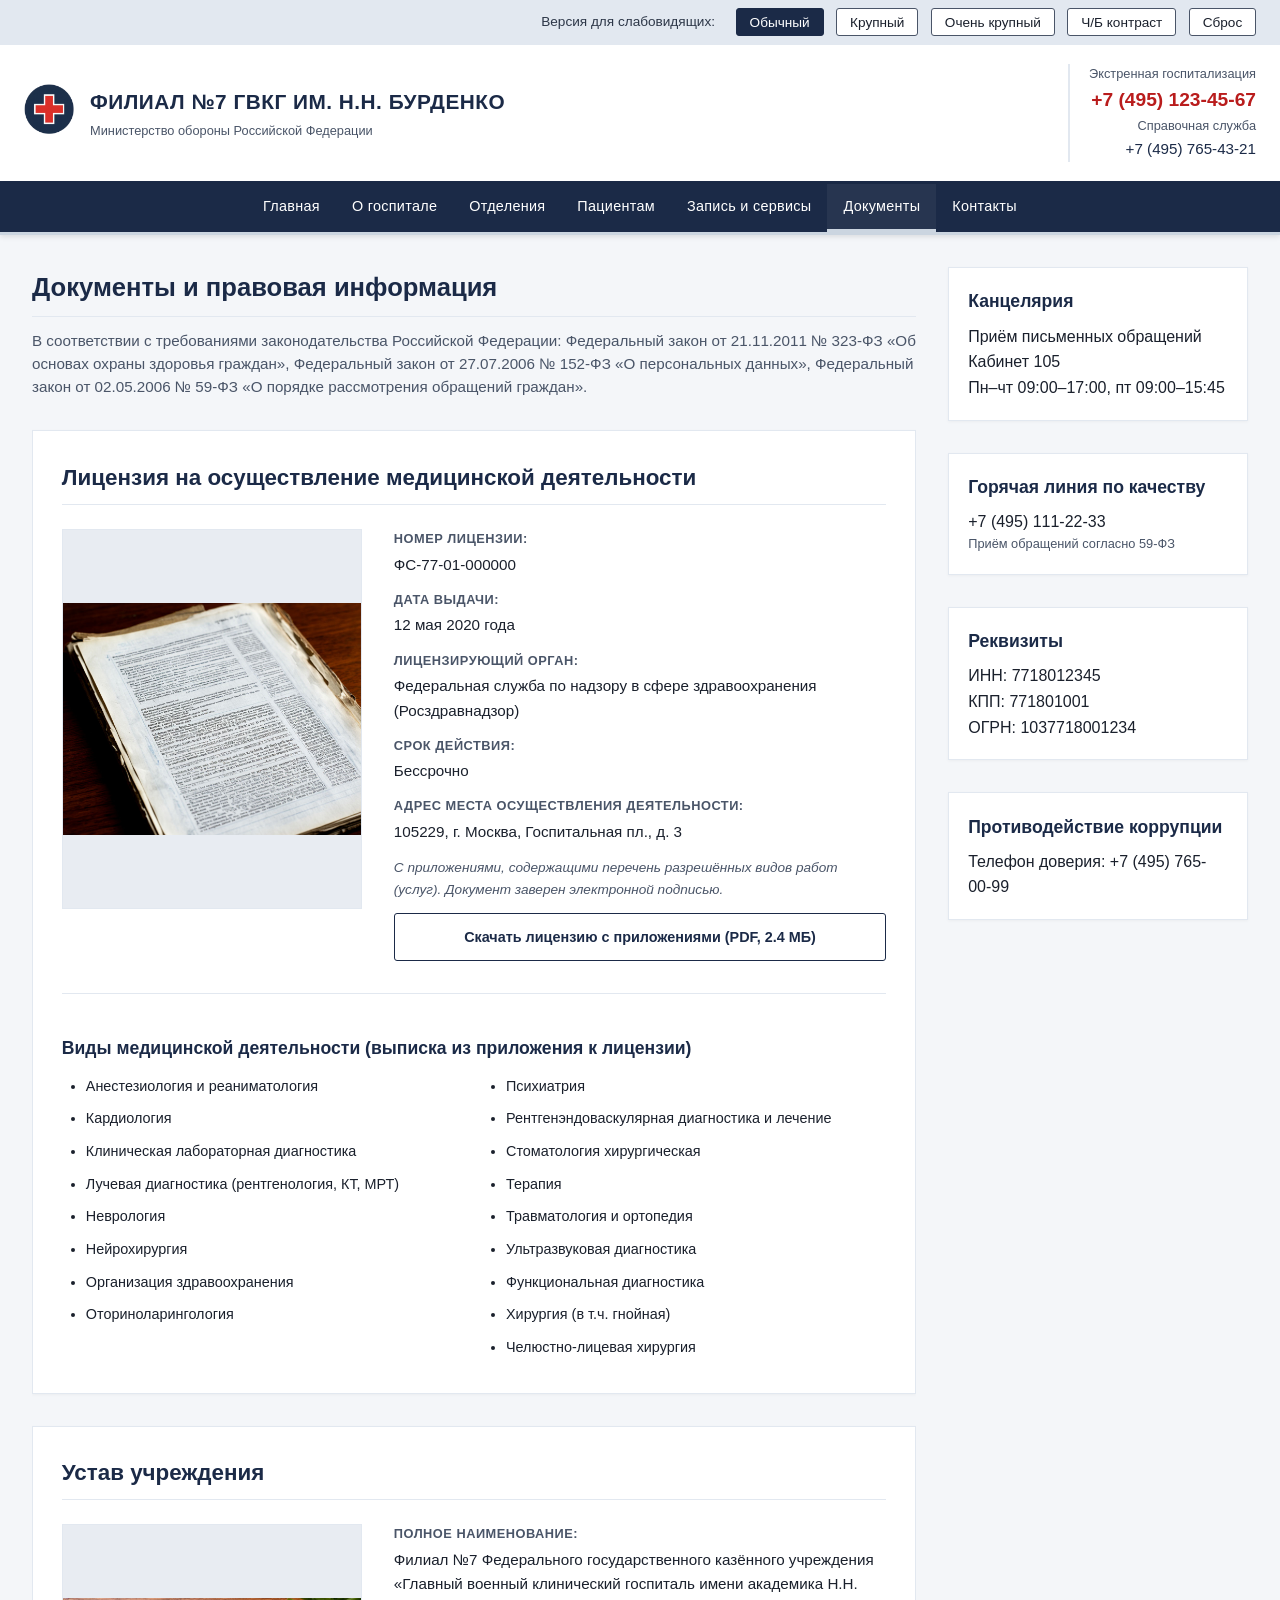
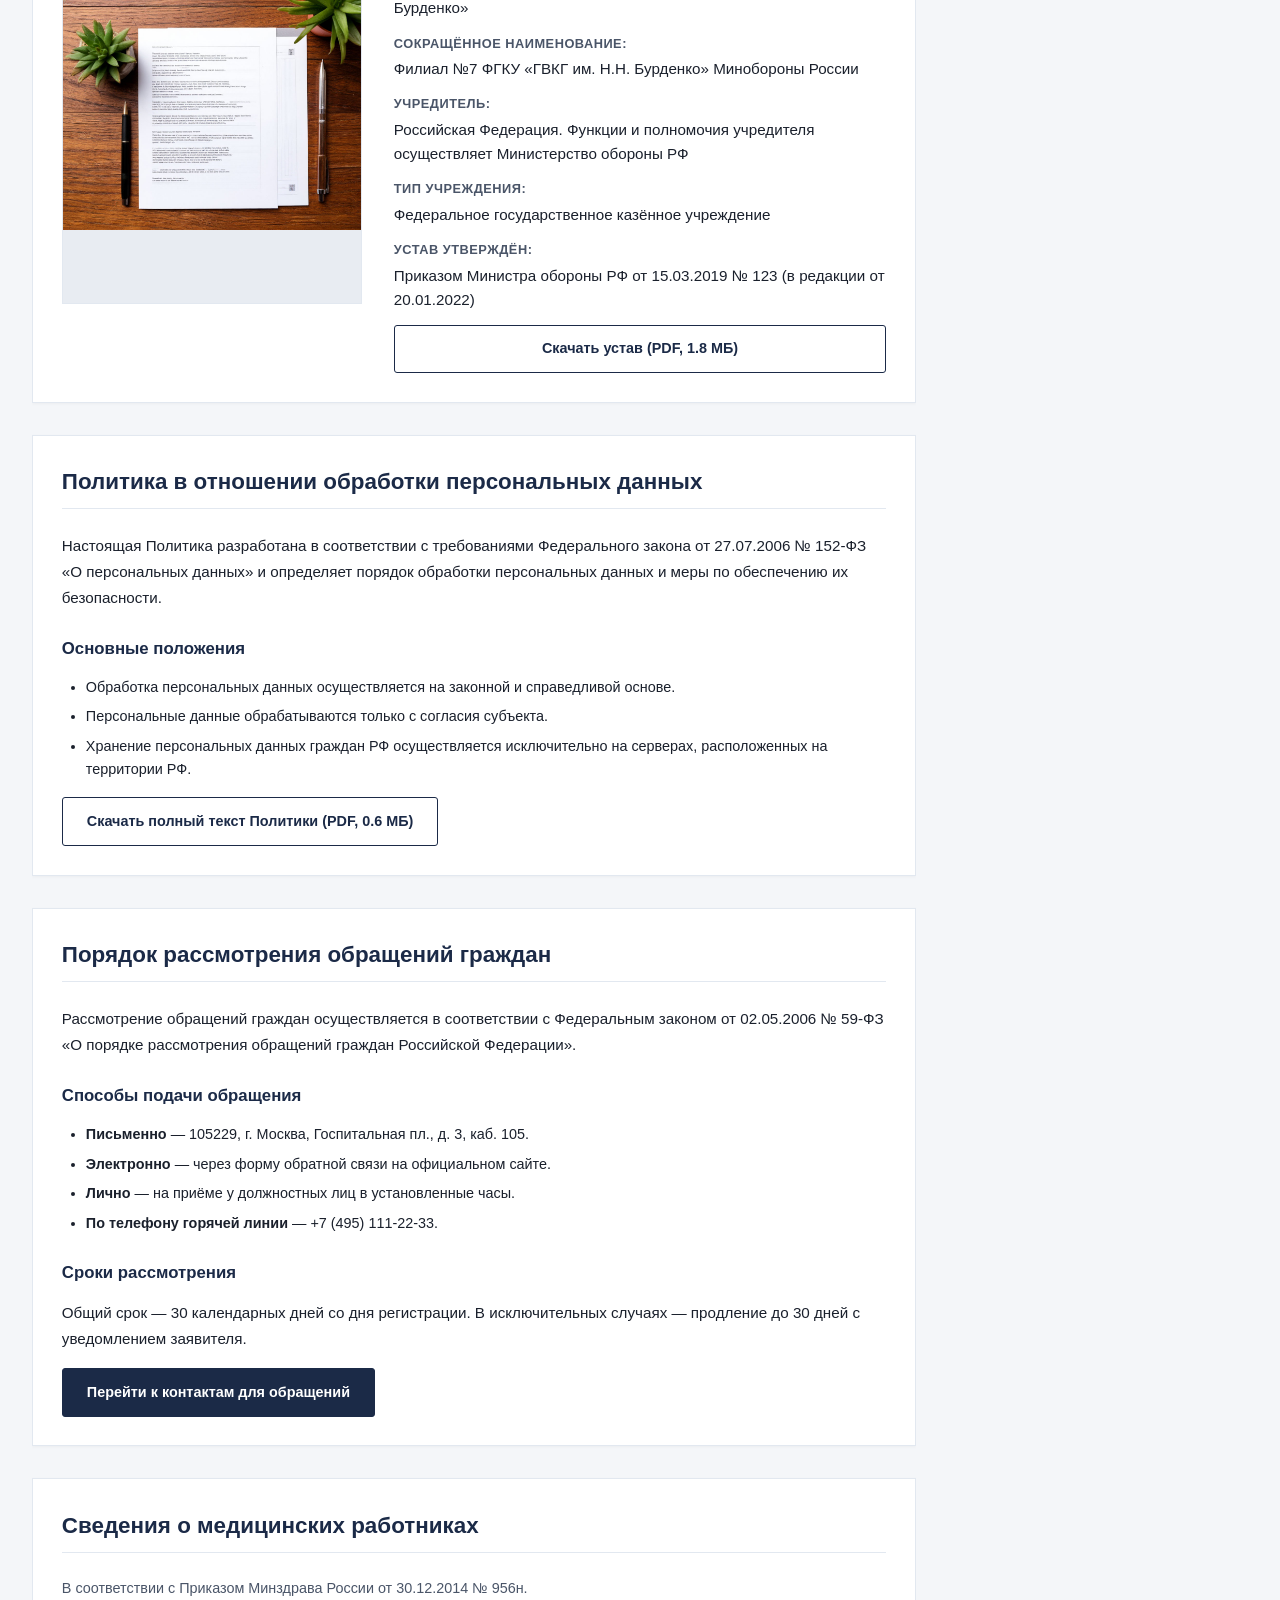
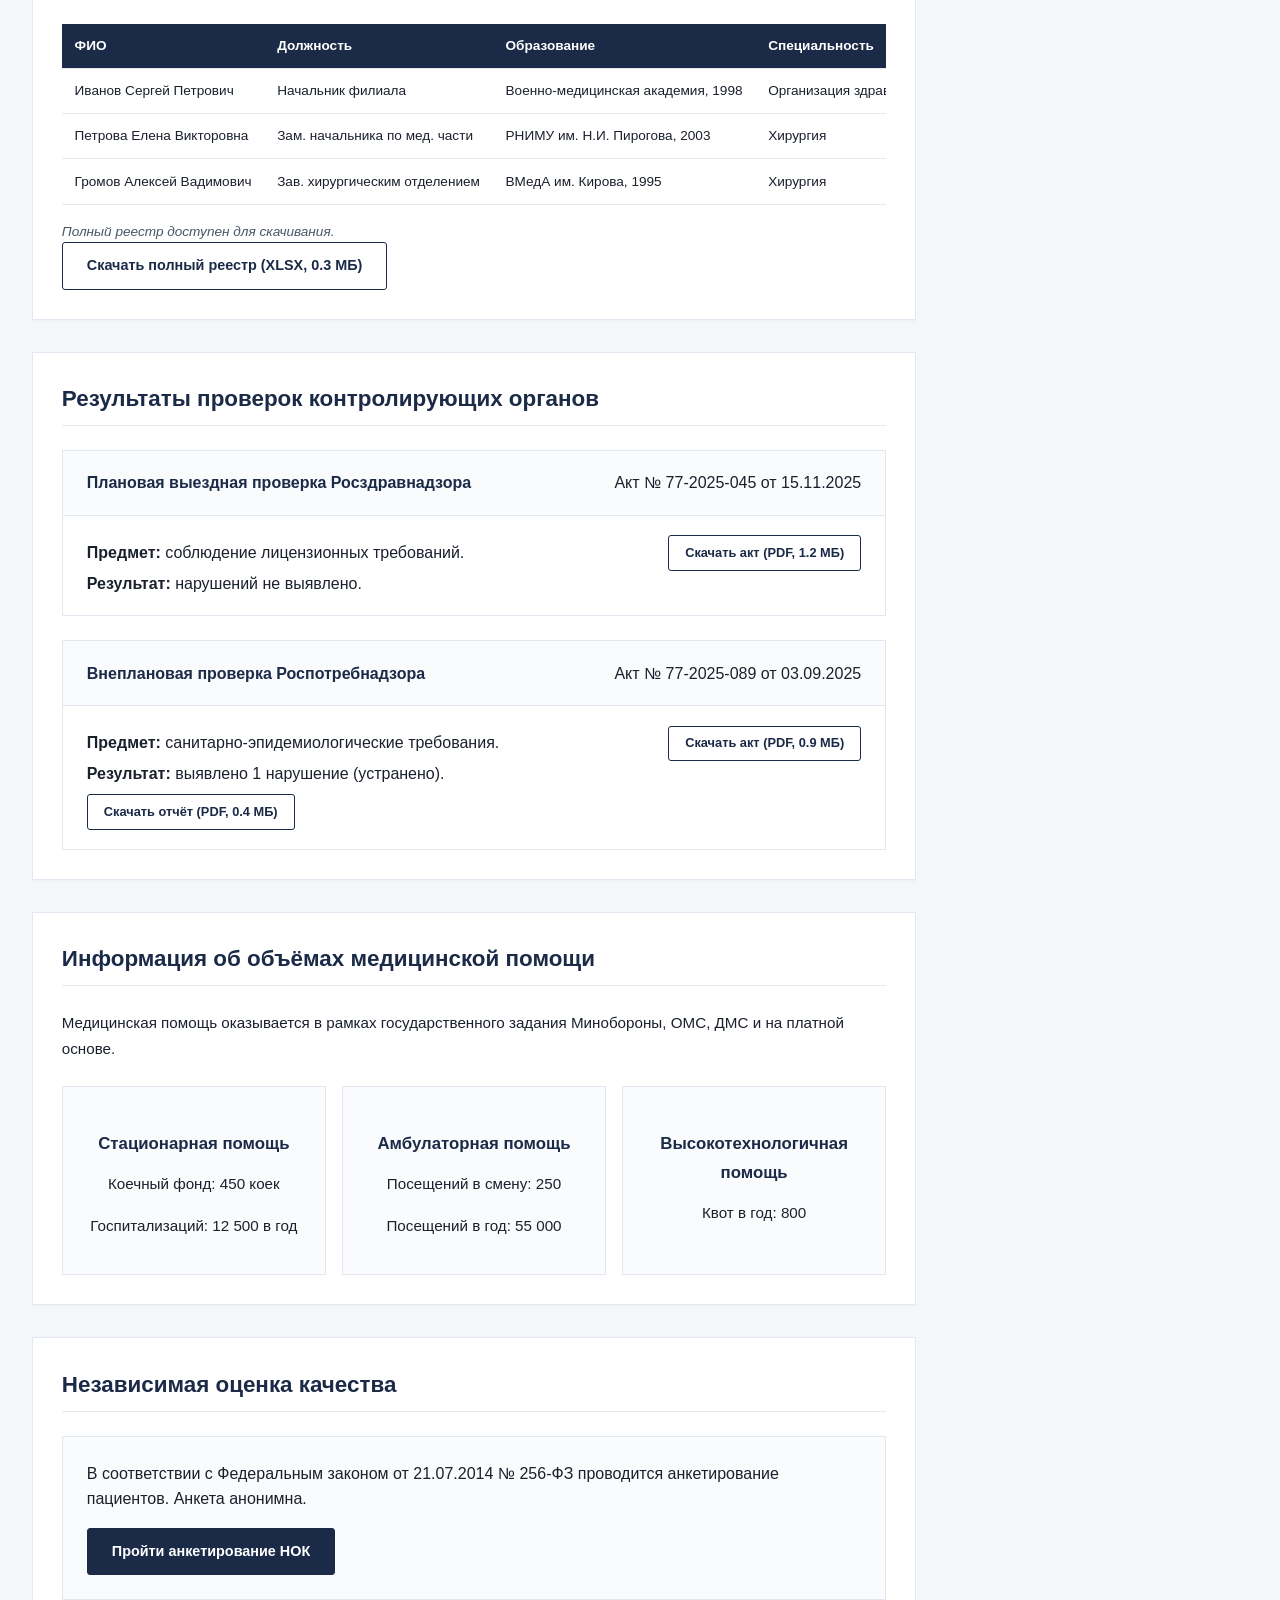
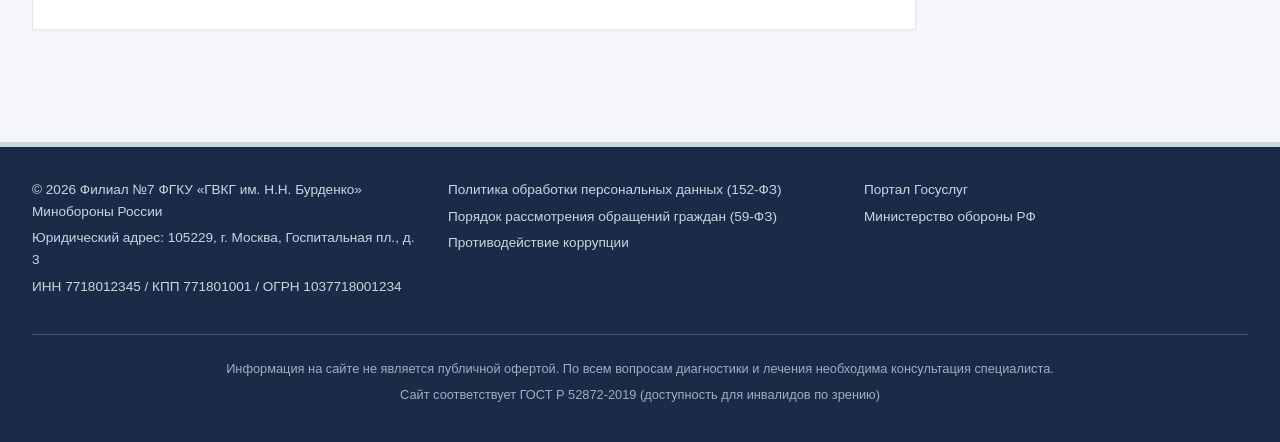
<file: pages/documents.html>
<!DOCTYPE html>
<html lang="ru">
<head>
  <meta charset="UTF-8">
  <meta name="viewport" content="width=device-width, initial-scale=1.0, maximum-scale=5.0, user-scalable=yes">
  <meta name="description" content="Документы и правовая информация Филиала №7 ГВКГ им. Н.Н. Бурденко.">
  <title>Документы и правовая информация — Филиал №7 ГВКГ им. Н.Н. Бурденко</title>
  <link rel="icon" href="../images/favicon.ico" type="image/x-icon">
  <link rel="stylesheet" href="../css/reset.css">
  <link rel="stylesheet" href="../css/accessibility.css">
  <link rel="stylesheet" href="../css/layout.css">
  <link rel="stylesheet" href="../css/components.css">
  <link rel="stylesheet" href="../css/documents.css">
  <link rel="stylesheet" href="../css/responsive.css">
</head>
<body>

<div class="accessibility-bar" id="accessibilityBar">
  <span class="accessibility-label">Версия для слабовидящих:</span>
  <button id="normalFont" class="access-btn active">Обычный</button>
  <button id="largeFont" class="access-btn">Крупный</button>
  <button id="xlFont" class="access-btn">Очень крупный</button>
  <button id="contrastToggle" class="access-btn">Ч/Б контраст</button>
  <button id="resetAccess" class="access-btn">Сброс</button>
</div>

<div class="header-nav-wrapper">
  <header class="header">
    <div class="logo-area">
      <a href="../index.html">
        <img src="../images/logo.png" alt="Логотип Министерства обороны" class="logo-img">
      </a>
      <div class="hospital-name">
        <h1>Филиал №7 ГВКГ им. Н.Н. Бурденко</h1>
        <p>Министерство обороны Российской Федерации</p>
      </div>
    </div>
    <div class="hot-line-block">
      <span>Экстренная госпитализация</span>
      <a href="tel:+74951234567" class="phone-emergency">+7 (495) 123-45-67</a>
      <span>Справочная служба</span>
      <a href="tel:+74957654321" class="phone-info">+7 (495) 765-43-21</a>
    </div>
    <button class="burger-btn" id="burgerBtn" aria-label="Меню" type="button">
      <span class="burger-line"></span>
      <span class="burger-line"></span>
      <span class="burger-line"></span>
    </button>
  </header>

  <nav id="mainNav">
    <ul class="nav-list">
      <li><a href="../index.html" class="nav-link">Главная</a></li>
      <li><a href="about.html" class="nav-link">О госпитале</a></li>
      <li><a href="departments.html" class="nav-link">Отделения</a></li>
      <li><a href="patients.html" class="nav-link">Пациентам</a></li>
      <li><a href="appointment.html" class="nav-link">Запись и сервисы</a></li>
      <li><a href="documents.html" class="nav-link active">Документы</a></li>
      <li><a href="contacts.html" class="nav-link">Контакты</a></li>
    </ul>
  </nav>
</div>

<main>
  <div class="grid-layout">
    <div class="content">
      
      <div class="page-header">
        <h2>Документы и правовая информация</h2>
        <p class="page-subtitle">В соответствии с требованиями законодательства Российской Федерации: Федеральный закон от 21.11.2011 № 323-ФЗ «Об основах охраны здоровья граждан», Федеральный закон от 27.07.2006 № 152-ФЗ «О персональных данных», Федеральный закон от 02.05.2006 № 59-ФЗ «О порядке рассмотрения обращений граждан».</p>
      </div>

      <section class="card" id="license">
        <h2>Лицензия на осуществление медицинской деятельности</h2>
        <div class="document-block">
          <img src="../images/doc-license-scan.jpg" alt="Скан лицензии" class="document-preview-img">
          <div class="document-info">
            <div class="doc-detail"><span class="doc-label">Номер лицензии:</span><span class="doc-value">ФС-77-01-000000</span></div>
            <div class="doc-detail"><span class="doc-label">Дата выдачи:</span><span class="doc-value">12 мая 2020 года</span></div>
            <div class="doc-detail"><span class="doc-label">Лицензирующий орган:</span><span class="doc-value">Федеральная служба по надзору в сфере здравоохранения (Росздравнадзор)</span></div>
            <div class="doc-detail"><span class="doc-label">Срок действия:</span><span class="doc-value">Бессрочно</span></div>
            <div class="doc-detail"><span class="doc-label">Адрес места осуществления деятельности:</span><span class="doc-value">105229, г. Москва, Госпитальная пл., д. 3</span></div>
            <p class="doc-note">С приложениями, содержащими перечень разрешённых видов работ (услуг). Документ заверен электронной подписью.</p>
            <a href="../docs/license.pdf" class="btn btn-outline">Скачать лицензию с приложениями (PDF, 2.4 МБ)</a>
          </div>
        </div>
        <div class="works-list">
          <h3>Виды медицинской деятельности (выписка из приложения к лицензии)</h3>
          <div class="works-grid">
            <ul>
              <li>Анестезиология и реаниматология</li>
              <li>Кардиология</li>
              <li>Клиническая лабораторная диагностика</li>
              <li>Лучевая диагностика (рентгенология, КТ, МРТ)</li>
              <li>Неврология</li>
              <li>Нейрохирургия</li>
              <li>Организация здравоохранения</li>
              <li>Оториноларингология</li>
            </ul>
            <ul>
              <li>Психиатрия</li>
              <li>Рентгенэндоваскулярная диагностика и лечение</li>
              <li>Стоматология хирургическая</li>
              <li>Терапия</li>
              <li>Травматология и ортопедия</li>
              <li>Ультразвуковая диагностика</li>
              <li>Функциональная диагностика</li>
              <li>Хирургия (в т.ч. гнойная)</li>
              <li>Челюстно-лицевая хирургия</li>
            </ul>
          </div>
        </div>
      </section>

      <section class="card" id="charter">
        <h2>Устав учреждения</h2>
        <div class="document-block">
          <img src="../images/doc-charter-scan.jpg" alt="Скан устава" class="document-preview-img">
          <div class="document-info">
            <div class="doc-detail"><span class="doc-label">Полное наименование:</span><span class="doc-value">Филиал №7 Федерального государственного казённого учреждения «Главный военный клинический госпиталь имени академика Н.Н. Бурденко»</span></div>
            <div class="doc-detail"><span class="doc-label">Сокращённое наименование:</span><span class="doc-value">Филиал №7 ФГКУ «ГВКГ им. Н.Н. Бурденко» Минобороны России</span></div>
            <div class="doc-detail"><span class="doc-label">Учредитель:</span><span class="doc-value">Российская Федерация. Функции и полномочия учредителя осуществляет Министерство обороны РФ</span></div>
            <div class="doc-detail"><span class="doc-label">Тип учреждения:</span><span class="doc-value">Федеральное государственное казённое учреждение</span></div>
            <div class="doc-detail"><span class="doc-label">Устав утверждён:</span><span class="doc-value">Приказом Министра обороны РФ от 15.03.2019 № 123 (в редакции от 20.01.2022)</span></div>
            <a href="../docs/charter.pdf" class="btn btn-outline">Скачать устав (PDF, 1.8 МБ)</a>
          </div>
        </div>
      </section>

      <section class="card" id="privacy">
        <h2>Политика в отношении обработки персональных данных</h2>
        <div class="policy-block">
          <p>Настоящая Политика разработана в соответствии с требованиями Федерального закона от 27.07.2006 № 152-ФЗ «О персональных данных» и определяет порядок обработки персональных данных и меры по обеспечению их безопасности.</p>
          <h3>Основные положения</h3>
          <ul>
            <li>Обработка персональных данных осуществляется на законной и справедливой основе.</li>
            <li>Персональные данные обрабатываются только с согласия субъекта.</li>
            <li>Хранение персональных данных граждан РФ осуществляется исключительно на серверах, расположенных на территории РФ.</li>
          </ul>
          <a href="../docs/privacy-policy.pdf" class="btn btn-outline">Скачать полный текст Политики (PDF, 0.6 МБ)</a>
        </div>
      </section>

      <section class="card" id="appeals">
        <h2>Порядок рассмотрения обращений граждан</h2>
        <div class="policy-block">
          <p>Рассмотрение обращений граждан осуществляется в соответствии с Федеральным законом от 02.05.2006 № 59-ФЗ «О порядке рассмотрения обращений граждан Российской Федерации».</p>
          <h3>Способы подачи обращения</h3>
          <ul>
            <li><strong>Письменно</strong> — 105229, г. Москва, Госпитальная пл., д. 3, каб. 105.</li>
            <li><strong>Электронно</strong> — через форму обратной связи на официальном сайте.</li>
            <li><strong>Лично</strong> — на приёме у должностных лиц в установленные часы.</li>
            <li><strong>По телефону горячей линии</strong> — +7 (495) 111-22-33.</li>
          </ul>
          <h3>Сроки рассмотрения</h3>
          <p>Общий срок — 30 календарных дней со дня регистрации. В исключительных случаях — продление до 30 дней с уведомлением заявителя.</p>
          <a href="contacts.html" class="btn btn-primary">Перейти к контактам для обращений</a>
        </div>
      </section>

      <section class="card" id="staff">
        <h2>Сведения о медицинских работниках</h2>
        <p class="section-intro">В соответствии с Приказом Минздрава России от 30.12.2014 № 956н.</p>
        <div class="table-wrapper">
          <table class="staff-table">
            <thead><tr><th>ФИО</th><th>Должность</th><th>Образование</th><th>Специальность</th><th>Квалификация</th></tr></thead>
            <tbody>
              <tr><td>Иванов Сергей Петрович</td><td>Начальник филиала</td><td>Военно-медицинская академия, 1998</td><td>Организация здравоохранения</td><td>Высшая / д.м.н., профессор</td></tr>
              <tr><td>Петрова Елена Викторовна</td><td>Зам. начальника по мед. части</td><td>РНИМУ им. Н.И. Пирогова, 2003</td><td>Хирургия</td><td>Высшая / к.м.н.</td></tr>
              <tr><td>Громов Алексей Вадимович</td><td>Зав. хирургическим отделением</td><td>ВМедА им. Кирова, 1995</td><td>Хирургия</td><td>Высшая / д.м.н., профессор</td></tr>
            </tbody>
          </table>
        </div>
        <p class="table-note">Полный реестр доступен для скачивания.</p>
        <a href="../docs/staff-registry.xlsx" class="btn btn-outline">Скачать полный реестр (XLSX, 0.3 МБ)</a>
      </section>

      <section class="card" id="inspections">
        <h2>Результаты проверок контролирующих органов</h2>
        <div class="inspection-list">
          <div class="inspection-item">
            <div class="inspection-header">
              <h3>Плановая выездная проверка Росздравнадзора</h3>
              <span class="inspection-date">Акт № 77-2025-045 от 15.11.2025</span>
            </div>
            <div class="inspection-body">
              <div class="inspection-row">
                <p><strong>Предмет:</strong> соблюдение лицензионных требований.</p>
                <a href="../docs/inspection-act-2025-045.pdf" class="btn btn-outline btn-sm">Скачать акт (PDF, 1.2 МБ)</a>
              </div>
              <p><strong>Результат:</strong> нарушений не выявлено.</p>
            </div>
          </div>
          <div class="inspection-item">
            <div class="inspection-header">
              <h3>Внеплановая проверка Роспотребнадзора</h3>
              <span class="inspection-date">Акт № 77-2025-089 от 03.09.2025</span>
            </div>
            <div class="inspection-body">
              <div class="inspection-row">
                <p><strong>Предмет:</strong> санитарно-эпидемиологические требования.</p>
                <a href="../docs/inspection-act-2025-089.pdf" class="btn btn-outline btn-sm">Скачать акт (PDF, 0.9 МБ)</a>
              </div>
              <p><strong>Результат:</strong> выявлено 1 нарушение (устранено).</p>
              <a href="../docs/inspection-report-2025-034.pdf" class="btn btn-outline btn-sm" style="margin-top:0.5rem;">Скачать отчёт (PDF, 0.4 МБ)</a>
            </div>
          </div>
        </div>
      </section>

      <section class="card" id="volumes">
        <h2>Информация об объёмах медицинской помощи</h2>
        <div class="policy-block">
          <p>Медицинская помощь оказывается в рамках государственного задания Минобороны, ОМС, ДМС и на платной основе.</p>
          <div class="volume-grid">
            <div class="volume-card"><h3>Стационарная помощь</h3><p>Коечный фонд: 450 коек</p><p>Госпитализаций: 12 500 в год</p></div>
            <div class="volume-card"><h3>Амбулаторная помощь</h3><p>Посещений в смену: 250</p><p>Посещений в год: 55 000</p></div>
            <div class="volume-card"><h3>Высокотехнологичная помощь</h3><p>Квот в год: 800</p></div>
          </div>
        </div>
      </section>

      <section class="card" id="quality">
        <h2>Независимая оценка качества</h2>
        <div class="nok-block">
          <p>В соответствии с Федеральным законом от 21.07.2014 № 256-ФЗ проводится анкетирование пациентов. Анкета анонимна.</p>
          <a href="https://bus.gov.ru" target="_blank" rel="noopener" class="btn btn-primary">Пройти анкетирование НОК</a>
        </div>
      </section>

    </div>

    <aside class="sidebar">
      <div class="card"><h3>Канцелярия</h3><p>Приём письменных обращений</p><p>Кабинет 105</p><p>Пн–чт 09:00–17:00, пт 09:00–15:45</p></div>
      <div class="card"><h3>Горячая линия по качеству</h3><p>+7 (495) 111-22-33</p><p class="sidebar-note">Приём обращений согласно 59-ФЗ</p></div>
      <div class="card"><h3>Реквизиты</h3><p>ИНН: 7718012345<br>КПП: 771801001<br>ОГРН: 1037718001234</p></div>
      <div class="card"><h3>Противодействие коррупции</h3><p>Телефон доверия: +7 (495) 765-00-99</p></div>
    </aside>
  </div>
</main>

<footer>
  <div class="footer-grid">
    <div>
      <p>© 2026 Филиал №7 ФГКУ «ГВКГ им. Н.Н. Бурденко» Минобороны России</p>
      <p>Юридический адрес: 105229, г. Москва, Госпитальная пл., д. 3</p>
      <p>ИНН 7718012345 / КПП 771801001 / ОГРН 1037718001234</p>
    </div>
    <div>
      <p><a href="documents.html#privacy">Политика обработки персональных данных (152-ФЗ)</a></p>
      <p><a href="documents.html#appeals">Порядок рассмотрения обращений граждан (59-ФЗ)</a></p>
      <p><a href="https://mil.ru/anti-corruption.htm" target="_blank" rel="noopener">Противодействие коррупции</a></p>
    </div>
    <div>
      <p><a href="https://www.gosuslugi.ru" target="_blank" rel="noopener">Портал Госуслуг</a></p>
      <p><a href="https://mil.ru" target="_blank" rel="noopener">Министерство обороны РФ</a></p>
    </div>
  </div>
  <div class="footer-bottom">
    <p>Информация на сайте не является публичной офертой. По всем вопросам диагностики и лечения необходима консультация специалиста.</p>
    <p>Сайт соответствует ГОСТ Р 52872-2019 (доступность для инвалидов по зрению)</p>
  </div>
</footer>

<script src="../js/accessibility.js"></script>
<script src="../js/burger-menu.js"></script>
</body>
</html>
</file>
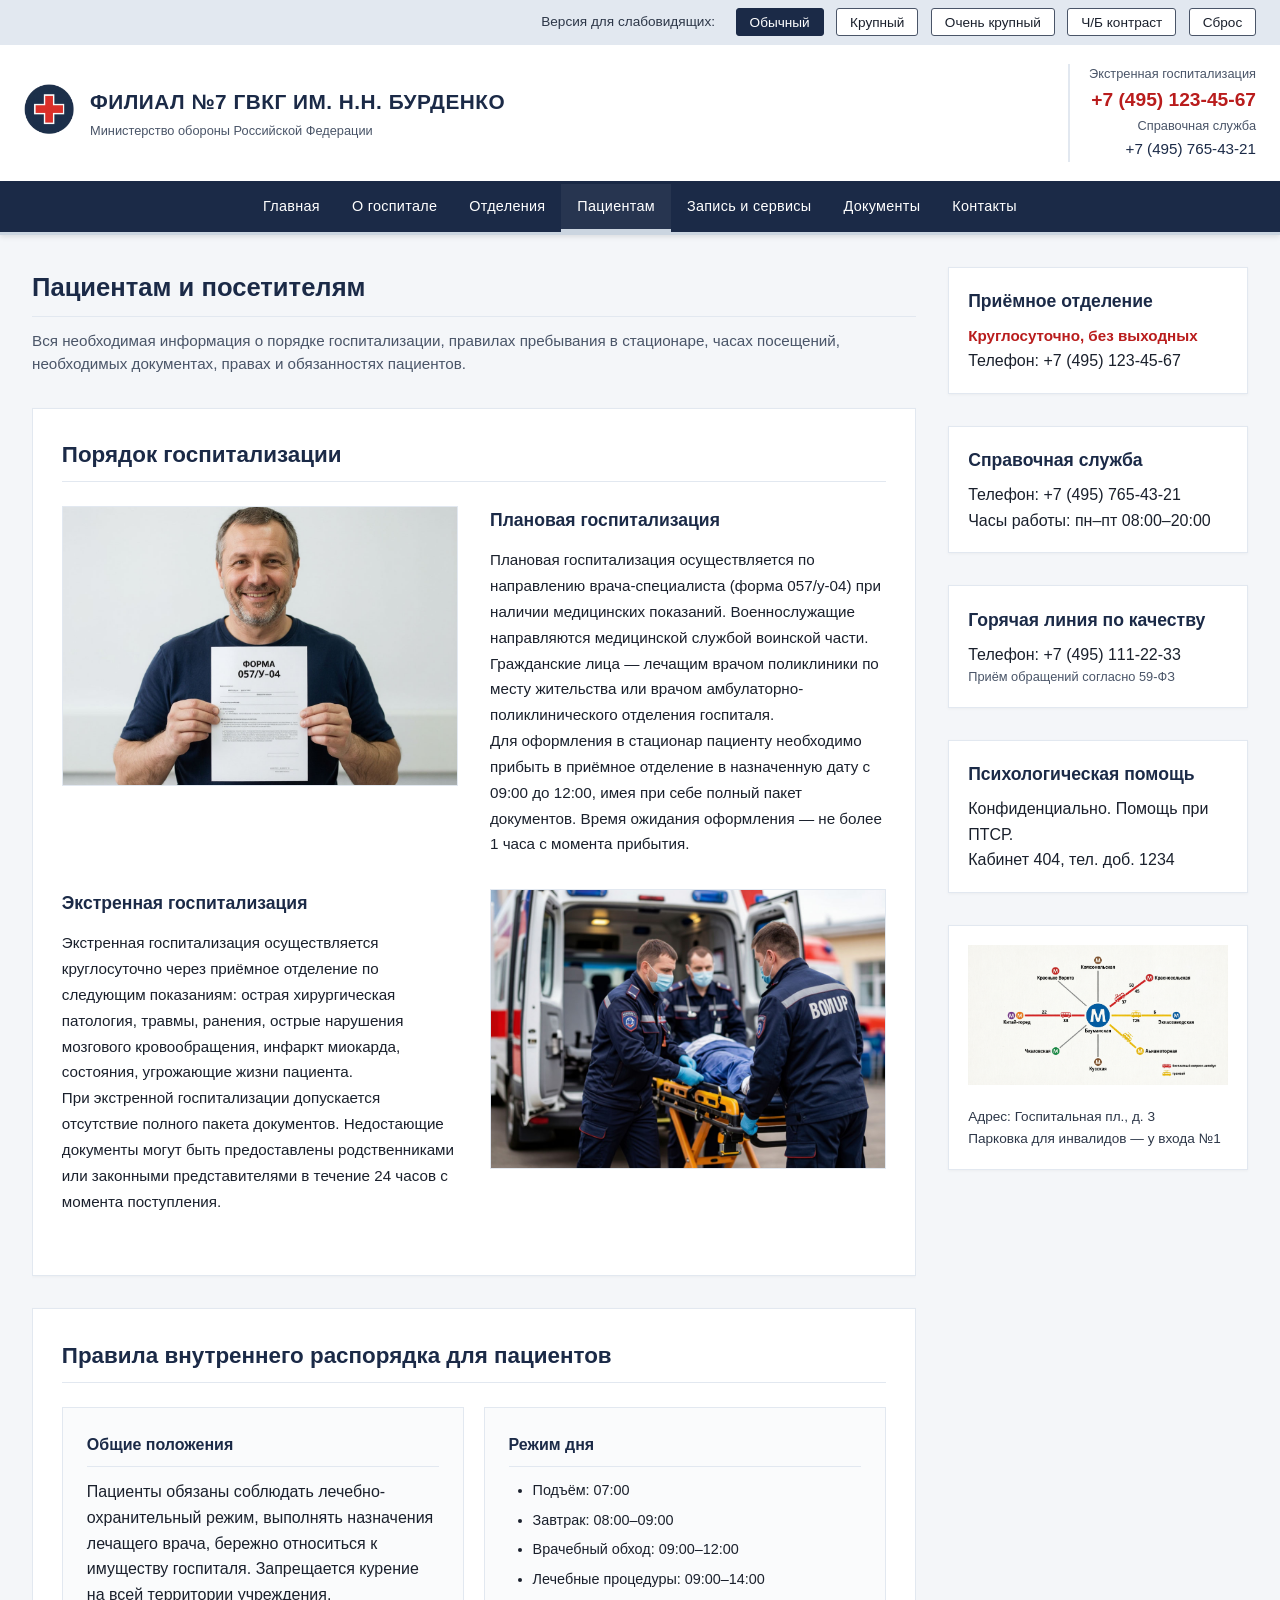
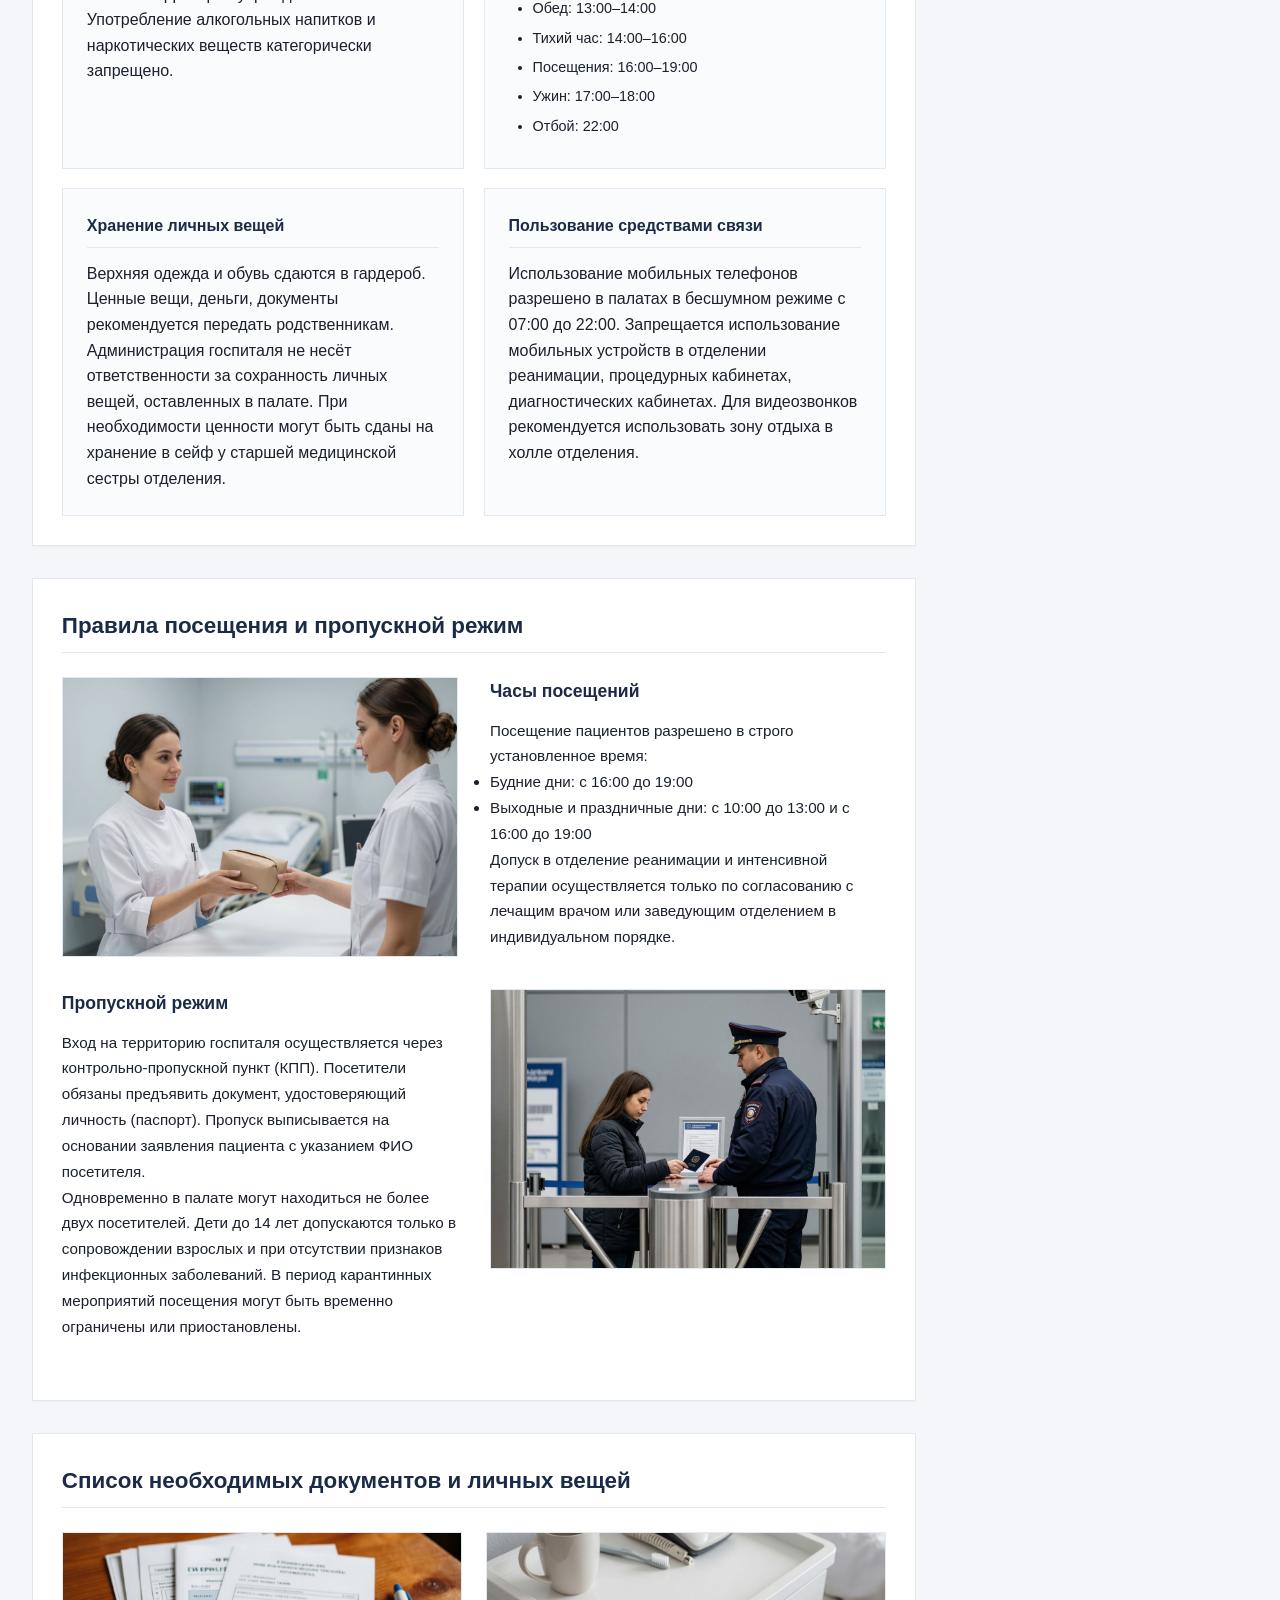
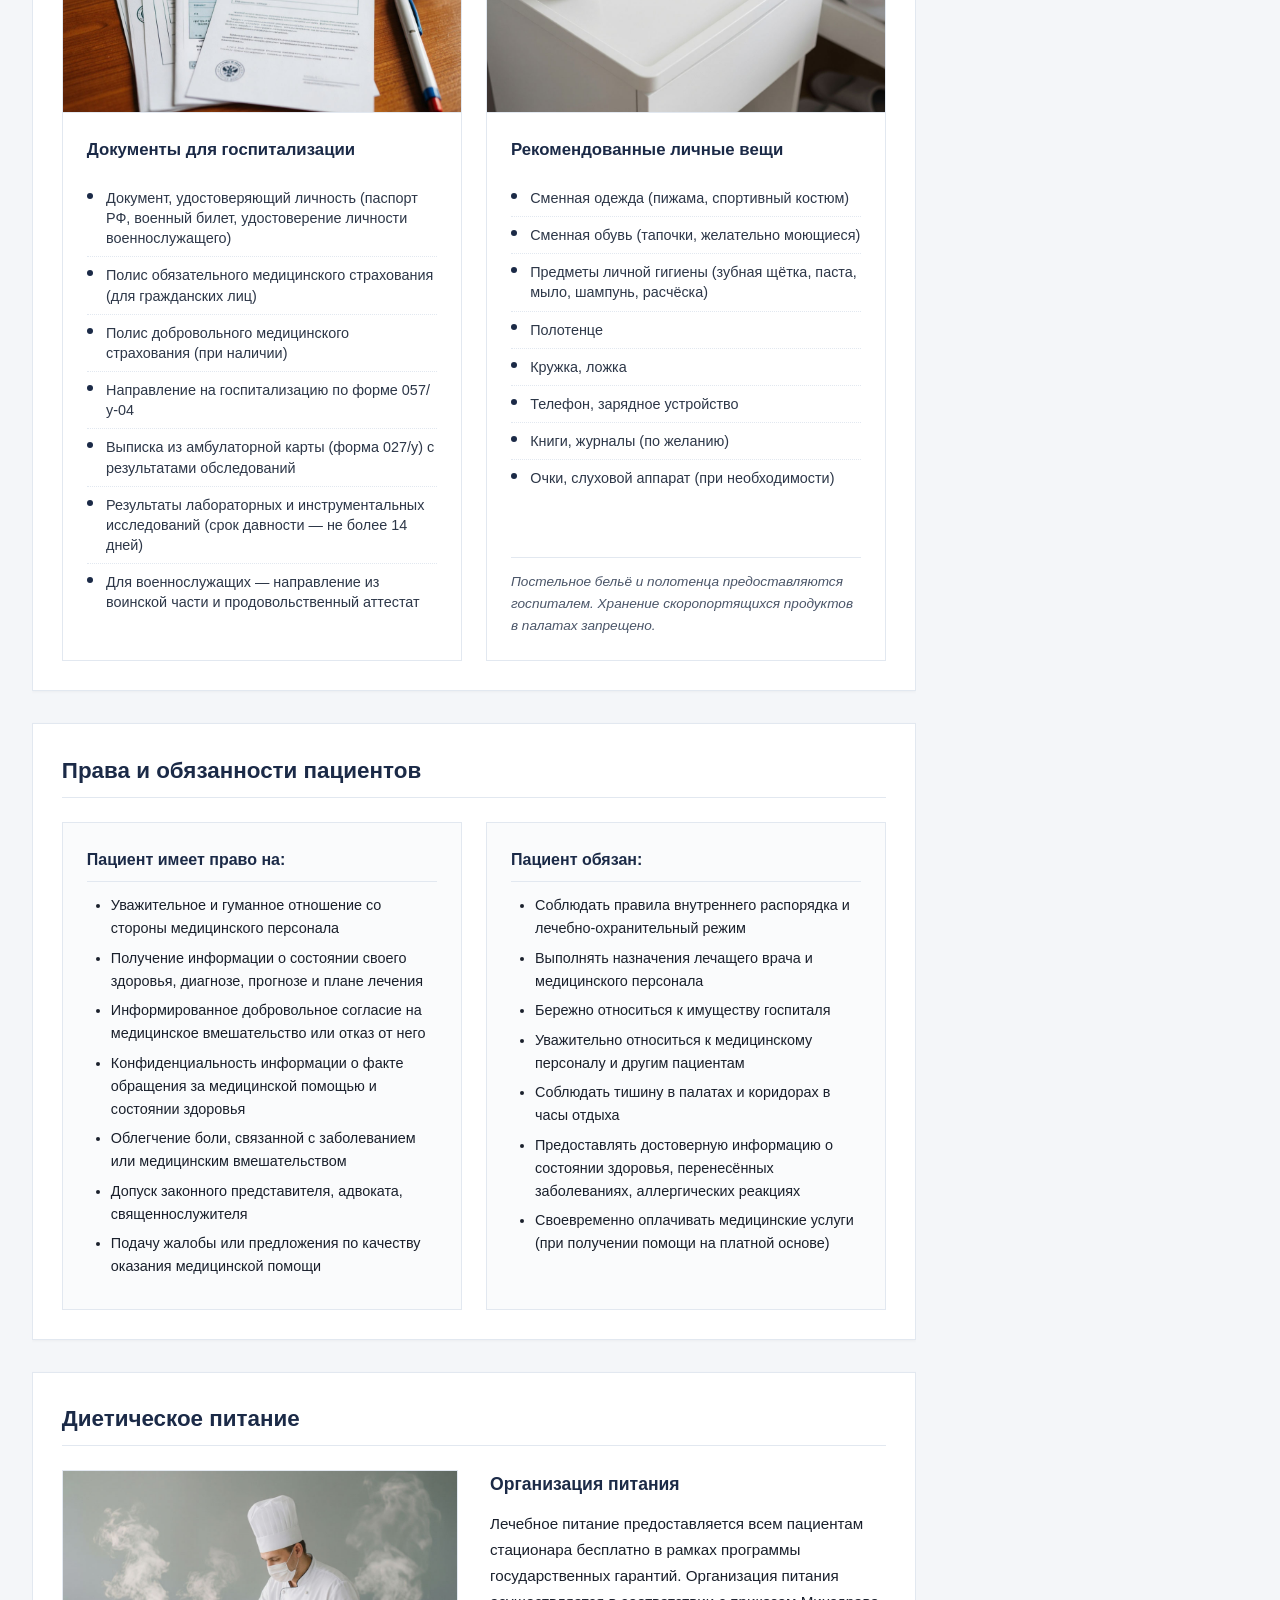
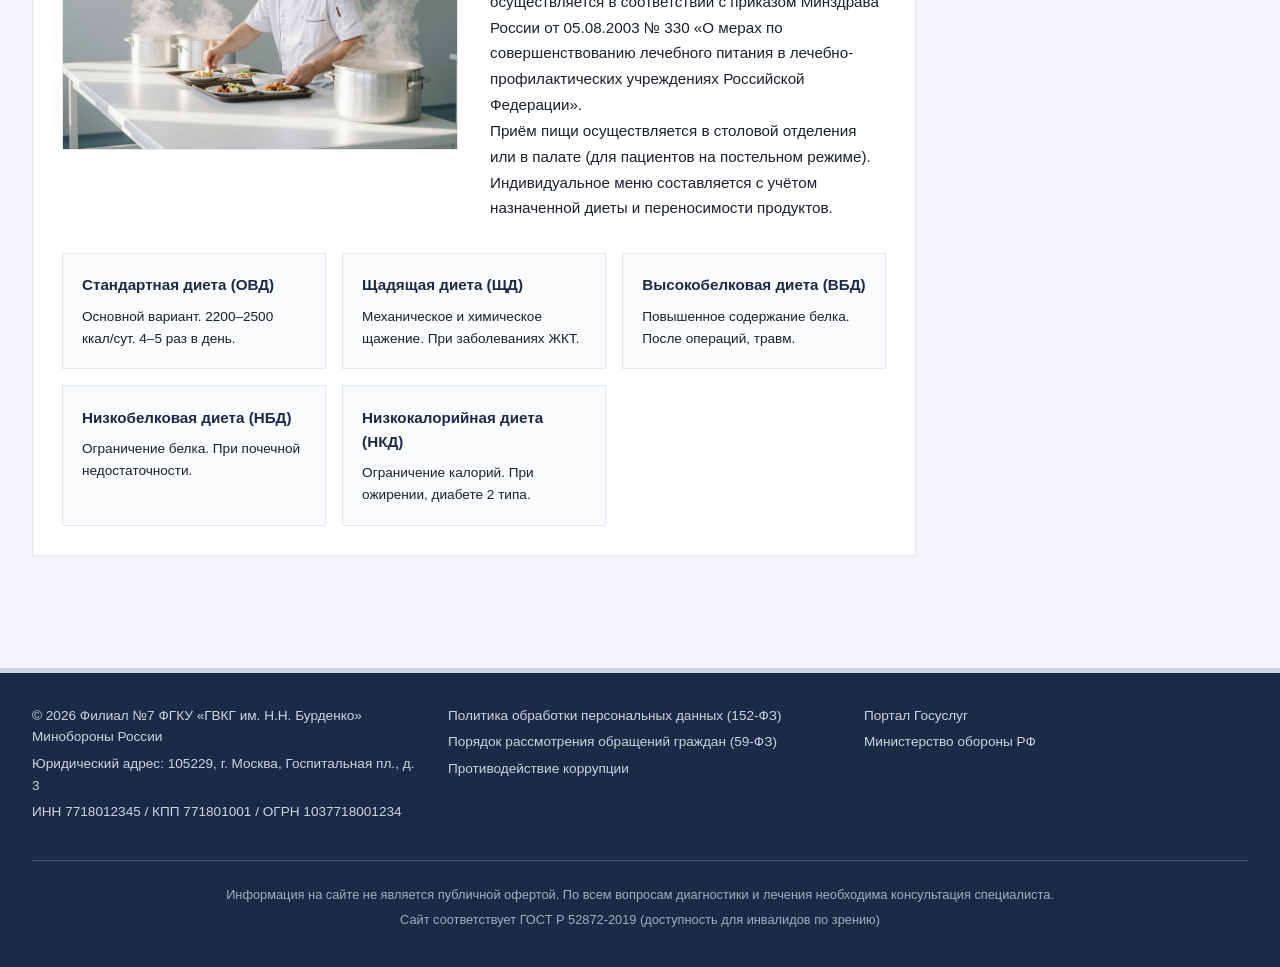
<file: pages/patients.html>
<!DOCTYPE html>
<html lang="ru">
<head>
  <meta charset="UTF-8">
  <meta name="viewport" content="width=device-width, initial-scale=1.0, maximum-scale=5.0, user-scalable=yes">
  <meta name="description" content="Информация для пациентов и посетителей Филиала №7 ГВКГ им. Н.Н. Бурденко.">
  <title>Пациентам и посетителям — Филиал №7 ГВКГ им. Н.Н. Бурденко</title>
  <link rel="icon" href="../images/favicon.ico" type="image/x-icon">
  <link rel="stylesheet" href="../css/reset.css">
  <link rel="stylesheet" href="../css/accessibility.css">
  <link rel="stylesheet" href="../css/layout.css">
  <link rel="stylesheet" href="../css/components.css">
  <link rel="stylesheet" href="../css/patients.css">
  <link rel="stylesheet" href="../css/responsive.css">
</head>
<body>

<div class="accessibility-bar" id="accessibilityBar">
  <span class="accessibility-label">Версия для слабовидящих:</span>
  <button id="normalFont" class="access-btn active">Обычный</button>
  <button id="largeFont" class="access-btn">Крупный</button>
  <button id="xlFont" class="access-btn">Очень крупный</button>
  <button id="contrastToggle" class="access-btn">Ч/Б контраст</button>
  <button id="resetAccess" class="access-btn">Сброс</button>
</div>

<div class="header-nav-wrapper">
  <header class="header">
    <div class="logo-area">
      <a href="../index.html">
        <img src="../images/logo.png" alt="Логотип Министерства обороны" class="logo-img">
      </a>
      <div class="hospital-name">
        <h1>Филиал №7 ГВКГ им. Н.Н. Бурденко</h1>
        <p>Министерство обороны Российской Федерации</p>
      </div>
    </div>
    <div class="hot-line-block">
      <span>Экстренная госпитализация</span>
      <a href="tel:+74951234567" class="phone-emergency">+7 (495) 123-45-67</a>
      <span>Справочная служба</span>
      <a href="tel:+74957654321" class="phone-info">+7 (495) 765-43-21</a>
    </div>
    <button class="burger-btn" id="burgerBtn" aria-label="Меню" type="button">
      <span class="burger-line"></span>
      <span class="burger-line"></span>
      <span class="burger-line"></span>
    </button>
  </header>

  <nav id="mainNav">
    <ul class="nav-list">
      <li><a href="../index.html" class="nav-link">Главная</a></li>
      <li><a href="about.html" class="nav-link">О госпитале</a></li>
      <li><a href="departments.html" class="nav-link">Отделения</a></li>
      <li><a href="patients.html" class="nav-link active">Пациентам</a></li>
      <li><a href="appointment.html" class="nav-link">Запись и сервисы</a></li>
      <li><a href="documents.html" class="nav-link">Документы</a></li>
      <li><a href="contacts.html" class="nav-link">Контакты</a></li>
    </ul>
  </nav>
</div>

<main>
  <div class="grid-layout">
    <div class="content">
      
      <div class="page-header">
        <h2>Пациентам и посетителям</h2>
        <p class="page-subtitle">Вся необходимая информация о порядке госпитализации, правилах пребывания в стационаре, часах посещений, необходимых документах, правах и обязанностях пациентов.</p>
      </div>

      <section class="card" id="hospitalization">
        <h2>Порядок госпитализации</h2>
        <div class="info-block">
          <img src="../images/patient-planned.jpg" alt="Плановая госпитализация" class="info-image">
          <div class="info-text">
            <h3>Плановая госпитализация</h3>
            <p>Плановая госпитализация осуществляется по направлению врача-специалиста (форма 057/у-04) при наличии медицинских показаний. Военнослужащие направляются медицинской службой воинской части. Гражданские лица — лечащим врачом поликлиники по месту жительства или врачом амбулаторно-поликлинического отделения госпиталя.</p>
            <p>Для оформления в стационар пациенту необходимо прибыть в приёмное отделение в назначенную дату с 09:00 до 12:00, имея при себе полный пакет документов. Время ожидания оформления — не более 1 часа с момента прибытия.</p>
          </div>
        </div>
        <div class="info-block reverse">
          <img src="../images/patient-emergency.jpg" alt="Экстренная госпитализация" class="info-image">
          <div class="info-text">
            <h3>Экстренная госпитализация</h3>
            <p>Экстренная госпитализация осуществляется круглосуточно через приёмное отделение по следующим показаниям: острая хирургическая патология, травмы, ранения, острые нарушения мозгового кровообращения, инфаркт миокарда, состояния, угрожающие жизни пациента.</p>
            <p>При экстренной госпитализации допускается отсутствие полного пакета документов. Недостающие документы могут быть предоставлены родственниками или законными представителями в течение 24 часов с момента поступления.</p>
          </div>
        </div>
      </section>

      <section class="card" id="rules">
        <h2>Правила внутреннего распорядка для пациентов</h2>
        <div class="rules-grid">
          <div class="rule-card">
            <h3>Общие положения</h3>
            <p>Пациенты обязаны соблюдать лечебно-охранительный режим, выполнять назначения лечащего врача, бережно относиться к имуществу госпиталя. Запрещается курение на всей территории учреждения. Употребление алкогольных напитков и наркотических веществ категорически запрещено.</p>
          </div>
          <div class="rule-card">
            <h3>Режим дня</h3>
            <ul>
              <li>Подъём: 07:00</li>
              <li>Завтрак: 08:00–09:00</li>
              <li>Врачебный обход: 09:00–12:00</li>
              <li>Лечебные процедуры: 09:00–14:00</li>
              <li>Обед: 13:00–14:00</li>
              <li>Тихий час: 14:00–16:00</li>
              <li>Посещения: 16:00–19:00</li>
              <li>Ужин: 17:00–18:00</li>
              <li>Отбой: 22:00</li>
            </ul>
          </div>
          <div class="rule-card">
            <h3>Хранение личных вещей</h3>
            <p>Верхняя одежда и обувь сдаются в гардероб. Ценные вещи, деньги, документы рекомендуется передать родственникам. Администрация госпиталя не несёт ответственности за сохранность личных вещей, оставленных в палате. При необходимости ценности могут быть сданы на хранение в сейф у старшей медицинской сестры отделения.</p>
          </div>
          <div class="rule-card">
            <h3>Пользование средствами связи</h3>
            <p>Использование мобильных телефонов разрешено в палатах в бесшумном режиме с 07:00 до 22:00. Запрещается использование мобильных устройств в отделении реанимации, процедурных кабинетах, диагностических кабинетах. Для видеозвонков рекомендуется использовать зону отдыха в холле отделения.</p>
          </div>
        </div>
      </section>

      <section class="card" id="visits">
        <h2>Правила посещения и пропускной режим</h2>
        <div class="info-block">
          <img src="../images/patient-visit.jpg" alt="Зона посещений" class="info-image">
          <div class="info-text">
            <h3>Часы посещений</h3>
            <p>Посещение пациентов разрешено в строго установленное время:</p>
            <ul>
              <li>Будние дни: с 16:00 до 19:00</li>
              <li>Выходные и праздничные дни: с 10:00 до 13:00 и с 16:00 до 19:00</li>
            </ul>
            <p>Допуск в отделение реанимации и интенсивной терапии осуществляется только по согласованию с лечащим врачом или заведующим отделением в индивидуальном порядке.</p>
          </div>
        </div>
        <div class="info-block reverse">
          <img src="../images/patient-checkpoint.jpg" alt="Пропускной пункт" class="info-image">
          <div class="info-text">
            <h3>Пропускной режим</h3>
            <p>Вход на территорию госпиталя осуществляется через контрольно-пропускной пункт (КПП). Посетители обязаны предъявить документ, удостоверяющий личность (паспорт). Пропуск выписывается на основании заявления пациента с указанием ФИО посетителя.</p>
            <p>Одновременно в палате могут находиться не более двух посетителей. Дети до 14 лет допускаются только в сопровождении взрослых и при отсутствии признаков инфекционных заболеваний. В период карантинных мероприятий посещения могут быть временно ограничены или приостановлены.</p>
          </div>
        </div>
      </section>

      <section class="card" id="documents">
        <h2>Список необходимых документов и личных вещей</h2>
        <div class="checklist-grid">
          <div class="checklist-card">
            <img src="../images/patient-docs.jpg" alt="Документы" class="checklist-image">
            <div class="checklist-content">
              <h3>Документы для госпитализации</h3>
              <ul>
                <li>Документ, удостоверяющий личность (паспорт РФ, военный билет, удостоверение личности военнослужащего)</li>
                <li>Полис обязательного медицинского страхования (для гражданских лиц)</li>
                <li>Полис добровольного медицинского страхования (при наличии)</li>
                <li>Направление на госпитализацию по форме 057/у-04</li>
                <li>Выписка из амбулаторной карты (форма 027/у) с результатами обследований</li>
                <li>Результаты лабораторных и инструментальных исследований (срок давности — не более 14 дней)</li>
                <li>Для военнослужащих — направление из воинской части и продовольственный аттестат</li>
              </ul>
            </div>
          </div>
          <div class="checklist-card">
            <img src="../images/patient-belongings.jpg" alt="Личные вещи" class="checklist-image">
            <div class="checklist-content">
              <h3>Рекомендованные личные вещи</h3>
              <ul>
                <li>Сменная одежда (пижама, спортивный костюм)</li>
                <li>Сменная обувь (тапочки, желательно моющиеся)</li>
                <li>Предметы личной гигиены (зубная щётка, паста, мыло, шампунь, расчёска)</li>
                <li>Полотенце</li>
                <li>Кружка, ложка</li>
                <li>Телефон, зарядное устройство</li>
                <li>Книги, журналы (по желанию)</li>
                <li>Очки, слуховой аппарат (при необходимости)</li>
              </ul>
              <p class="checklist-note">Постельное бельё и полотенца предоставляются госпиталем. Хранение скоропортящихся продуктов в палатах запрещено.</p>
            </div>
          </div>
        </div>
      </section>

      <section class="card" id="rights">
        <h2>Права и обязанности пациентов</h2>
        <div class="rights-grid">
          <div class="rights-column">
            <h3>Пациент имеет право на:</h3>
            <ul>
              <li>Уважительное и гуманное отношение со стороны медицинского персонала</li>
              <li>Получение информации о состоянии своего здоровья, диагнозе, прогнозе и плане лечения</li>
              <li>Информированное добровольное согласие на медицинское вмешательство или отказ от него</li>
              <li>Конфиденциальность информации о факте обращения за медицинской помощью и состоянии здоровья</li>
              <li>Облегчение боли, связанной с заболеванием или медицинским вмешательством</li>
              <li>Допуск законного представителя, адвоката, священнослужителя</li>
              <li>Подачу жалобы или предложения по качеству оказания медицинской помощи</li>
            </ul>
          </div>
          <div class="rights-column">
            <h3>Пациент обязан:</h3>
            <ul>
              <li>Соблюдать правила внутреннего распорядка и лечебно-охранительный режим</li>
              <li>Выполнять назначения лечащего врача и медицинского персонала</li>
              <li>Бережно относиться к имуществу госпиталя</li>
              <li>Уважительно относиться к медицинскому персоналу и другим пациентам</li>
              <li>Соблюдать тишину в палатах и коридорах в часы отдыха</li>
              <li>Предоставлять достоверную информацию о состоянии здоровья, перенесённых заболеваниях, аллергических реакциях</li>
              <li>Своевременно оплачивать медицинские услуги (при получении помощи на платной основе)</li>
            </ul>
          </div>
        </div>
      </section>

      <section class="card" id="meals">
        <h2>Диетическое питание</h2>
        <div class="info-block">
          <img src="../images/patient-canteen.jpg" alt="Столовая госпиталя" class="info-image">
          <div class="info-text">
            <h3>Организация питания</h3>
            <p>Лечебное питание предоставляется всем пациентам стационара бесплатно в рамках программы государственных гарантий. Организация питания осуществляется в соответствии с приказом Минздрава России от 05.08.2003 № 330 «О мерах по совершенствованию лечебного питания в лечебно-профилактических учреждениях Российской Федерации».</p>
            <p>Приём пищи осуществляется в столовой отделения или в палате (для пациентов на постельном режиме). Индивидуальное меню составляется с учётом назначенной диеты и переносимости продуктов.</p>
          </div>
        </div>
        <div class="diet-grid">
          <div class="diet-card"><h3>Стандартная диета (ОВД)</h3><p>Основной вариант. 2200–2500 ккал/сут. 4–5 раз в день.</p></div>
          <div class="diet-card"><h3>Щадящая диета (ЩД)</h3><p>Механическое и химическое щажение. При заболеваниях ЖКТ.</p></div>
          <div class="diet-card"><h3>Высокобелковая диета (ВБД)</h3><p>Повышенное содержание белка. После операций, травм.</p></div>
          <div class="diet-card"><h3>Низкобелковая диета (НБД)</h3><p>Ограничение белка. При почечной недостаточности.</p></div>
          <div class="diet-card"><h3>Низкокалорийная диета (НКД)</h3><p>Ограничение калорий. При ожирении, диабете 2 типа.</p></div>
        </div>
      </section>

    </div>

    <aside class="sidebar">
      <div class="card">
        <h3>Приёмное отделение</h3>
        <p class="sidebar-emergency">Круглосуточно, без выходных</p>
        <p>Телефон: +7 (495) 123-45-67</p>
      </div>
      <div class="card">
        <h3>Справочная служба</h3>
        <p>Телефон: +7 (495) 765-43-21</p>
        <p>Часы работы: пн–пт 08:00–20:00</p>
      </div>
      <div class="card">
        <h3>Горячая линия по качеству</h3>
        <p>Телефон: +7 (495) 111-22-33</p>
        <p class="sidebar-note">Приём обращений согласно 59-ФЗ</p>
      </div>
      <div class="card">
        <h3>Психологическая помощь</h3>
        <p>Конфиденциально. Помощь при ПТСР.</p>
        <p>Кабинет 404, тел. доб. 1234</p>
      </div>
      <div class="card">
        <img src="../images/sidebar-transport-map.jpg" alt="Схема проезда" class="sidebar-image">
        <p class="sidebar-address">Адрес: Госпитальная пл., д. 3<br>Парковка для инвалидов — у входа №1</p>
      </div>
    </aside>
  </div>
</main>

<footer>
  <div class="footer-grid">
    <div>
      <p>© 2026 Филиал №7 ФГКУ «ГВКГ им. Н.Н. Бурденко» Минобороны России</p>
      <p>Юридический адрес: 105229, г. Москва, Госпитальная пл., д. 3</p>
      <p>ИНН 7718012345 / КПП 771801001 / ОГРН 1037718001234</p>
    </div>
    <div>
      <p><a href="documents.html#privacy">Политика обработки персональных данных (152-ФЗ)</a></p>
      <p><a href="documents.html#appeals">Порядок рассмотрения обращений граждан (59-ФЗ)</a></p>
      <p><a href="https://mil.ru/anti-corruption.htm" target="_blank" rel="noopener">Противодействие коррупции</a></p>
    </div>
    <div>
      <p><a href="https://www.gosuslugi.ru" target="_blank" rel="noopener">Портал Госуслуг</a></p>
      <p><a href="https://mil.ru" target="_blank" rel="noopener">Министерство обороны РФ</a></p>
    </div>
  </div>
  <div class="footer-bottom">
    <p>Информация на сайте не является публичной офертой. По всем вопросам диагностики и лечения необходима консультация специалиста.</p>
    <p>Сайт соответствует ГОСТ Р 52872-2019 (доступность для инвалидов по зрению)</p>
  </div>
</footer>

<script src="../js/accessibility.js"></script>
<script src="../js/burger-menu.js"></script>
</body>
</html>
</file>
<file: css/accessibility.css>
.accessibility-bar {
  background: #E2E8F0;
  padding: 0.5rem 1.5rem;
  display: flex;
  gap: 0.8rem;
  flex-wrap: wrap;
  justify-content: flex-end;
  align-items: center;
  border-bottom: 1px solid var(--border-light);
  font-size: 0.85rem;
}

.accessibility-label {
  color: var(--text-medium);
  font-weight: 500;
  margin-right: 0.5rem;
}

.access-btn {
  background: var(--bg-white);
  border: 1px solid var(--secondary-gray);
  padding: 0.35rem 0.8rem;
  cursor: pointer;
  font-family: var(--font-base);
  color: var(--text-dark);
  border-radius: 3px;
  font-size: 0.85rem;
  transition: all 0.15s;
  white-space: nowrap;
}

.access-btn:hover {
  background: #EDF2F7;
}

.access-btn.active {
  background: var(--primary-navy);
  color: white;
  border-color: var(--primary-navy);
}

.font-large {
  --base-font-size: 18px;
}

.font-xl {
  --base-font-size: 22px;
}

body.high-contrast {
  --primary-navy: #000000;
  --secondary-gray: #000000;
  --bg-white: #FFFFFF;
  --bg-light: #FFFFFF;
  --border-light: #000000;
  --text-dark: #000000;
  --text-medium: #000000;
  --alert-red: #FF0000;
  --safe-green: #006400;
  filter: grayscale(100%) !important;
}
</file>
<file: css/layout.css>
.header-nav-wrapper {
  display: contents;
}

.header {
  background: var(--bg-white);
  border-bottom: 3px solid var(--primary-navy);
  padding: 1.5rem 2rem;
  display: flex;
  flex-wrap: nowrap;
  justify-content: space-between;
  align-items: center;
}

.logo-area {
  display: flex;
  align-items: center;
  gap: 1rem;
}

.logo-img {
  width: 60px;
  height: 60px;
  object-fit: contain;
  flex-shrink: 0;
}

.hospital-name h1 {
  font-size: 1.5rem;
  font-weight: 600;
  color: var(--primary-navy);
  text-transform: uppercase;
  letter-spacing: 0.5px;
}

.hospital-name p {
  font-size: 0.9rem;
  color: var(--secondary-gray);
  margin-top: 0.2rem;
}

.hot-line-block {
  text-align: right;
  border-left: 2px solid var(--border-light);
  padding-left: 2rem;
  white-space: nowrap;
}

.phone-emergency {
  font-size: 1.4rem;
  font-weight: 700;
  color: var(--alert-red);
  text-decoration: none;
}

.phone-info {
  font-size: 1rem;
  color: var(--primary-navy);
  text-decoration: none;
}

.hot-line-block span {
  display: block;
  font-size: 0.8rem;
  color: var(--secondary-gray);
}

.burger-btn {
  display: none;
  flex-direction: column;
  justify-content: center;
  align-items: center;
  width: 44px;
  height: 44px;
  background: var(--primary-navy);
  border: none;
  border-radius: 4px;
  cursor: pointer;
  z-index: 110;
  margin-left: auto;
}

.burger-line {
  display: block;
  width: 24px;
  height: 2px;
  background: white;
  margin: 3px 0;
  transition: 0.3s;
}

.burger-btn.active .burger-line:nth-child(1) {
  transform: rotate(45deg) translate(5px, 5px);
}
.burger-btn.active .burger-line:nth-child(2) {
  opacity: 0;
}
.burger-btn.active .burger-line:nth-child(3) {
  transform: rotate(-45deg) translate(5px, -5px);
}

nav {
  background: var(--primary-navy);
  border-bottom: 3px solid #CBD5E0;
  position: sticky;
  top: 0;
  z-index: 100;
  box-shadow: 0 2px 5px rgba(0,0,0,0.1);
}

.nav-list {
  display: flex;
  list-style: none;
  overflow-x: auto;
  flex-wrap: wrap;
  justify-content: center;
  margin: 0;
  padding: 0;
}

.nav-link {
  display: block;
  color: white;
  text-decoration: none;
  padding: 0.8rem 1.2rem;
  font-size: 0.95rem;
  font-weight: 500;
  letter-spacing: 0.3px;
  border-bottom: 3px solid transparent;
  transition: 0.2s;
  white-space: nowrap;
}

.nav-link:hover,
.nav-link.active {
  border-bottom: 3px solid #CBD5E0;
  background: rgba(255,255,255,0.05);
}

.sidebar .card {
  padding: 1.2rem;
}

.sidebar .card h3 {
  margin-top: 0;
}

.sidebar-image {
  width: 100%;
  height: 140px;
  object-fit: cover;
  background: #E8ECF2;
  margin-bottom: 0.8rem;
}

.sidebar-emergency {
  font-weight: 700;
  color: var(--alert-red);
  font-size: 0.95rem;
}

.sidebar-note {
  font-size: 0.8rem;
  color: var(--secondary-gray);
}

.sidebar-address {
  font-size: 0.85rem;
  color: var(--text-medium);
}

footer {
  background: var(--primary-navy);
  color: #CBD5E0;
  padding: 2rem;
  font-size: 0.85rem;
  margin-top: 3rem;
  border-top: 5px solid #CBD5E0;
}

.footer-grid {
  display: grid;
  grid-template-columns: repeat(auto-fit, minmax(250px, 1fr));
  gap: 2rem;
  max-width: 1300px;
  margin: 0 auto;
}

footer p {
  font-size: 0.85rem;
  color: #CBD5E0;
  margin-bottom: 0.3rem;
}

footer a {
  color: #CBD5E0;
  text-decoration: none;
}

footer a:hover {
  color: white;
  text-decoration: underline;
}

.footer-bottom {
  margin-top: 2rem;
  text-align: center;
  border-top: 1px solid #4A5568;
  padding-top: 1.5rem;
  max-width: 1300px;
  margin-left: auto;
  margin-right: auto;
}

.footer-bottom p {
  font-size: 0.8rem;
  color: #A0AEC0;
}
</file>
<file: css/components.css>
.card {
  background: var(--bg-white);
  border: 1px solid var(--border-light);
  padding: 1.8rem;
  margin-bottom: 2rem;
  box-shadow: var(--shadow-sm);
}

.page-header {
  margin-bottom: 2rem;
}

.page-header h2 {
  font-size: 1.6rem;
  color: var(--primary-navy);
  border-bottom: 1px solid var(--border-light);
  padding-bottom: 0.5rem;
  margin-bottom: 0.8rem;
  font-weight: 600;
}

.page-subtitle {
  font-size: 0.95rem;
  color: var(--secondary-gray);
  line-height: 1.5;
}

.btn {
  display: inline-block;
  padding: 0.7rem 1.5rem;
  text-decoration: none;
  font-weight: 600;
  font-size: 0.9rem;
  border-radius: 3px;
  text-align: center;
  border: 1px solid transparent;
  cursor: pointer;
  font-family: var(--font-base);
  transition: opacity 0.2s;
}

.btn:hover {
  opacity: 0.9;
}

.btn-primary {
  background: var(--primary-navy);
  color: white;
  border-color: var(--primary-navy);
}

.btn-outline {
  background: transparent;
  color: var(--primary-navy);
  border: 1px solid var(--primary-navy);
}

.btn-red {
  background: var(--alert-red);
  color: white;
}

.btn-sm {
  padding: 0.4rem 1rem;
  font-size: 0.8rem;
}

.img-placeholder {
  background: #E2E8F0;
  border: 1px solid #CBD5E0;
  display: flex;
  align-items: center;
  justify-content: center;
  color: #718096;
  font-size: 0.85rem;
  text-align: center;
  overflow: hidden;
  position: relative;
  width: 100%;
}

.img-placeholder span {
  position: absolute;
  bottom: 6px;
  right: 10px;
  font-size: 0.65rem;
  color: #A0AEC0;
  background: rgba(255,255,255,0.7);
  padding: 2px 6px;
  border-radius: 2px;
}

.form-subtitle {
  margin-bottom: 1rem;
  color: var(--secondary-gray);
  font-size: 1rem;
}

.wizard-step {
  display: none;
}

.wizard-step.active {
  display: block;
}

.form-group {
  margin-bottom: 1.2rem;
}

label {
  display: block;
  font-weight: 600;
  font-size: 0.9rem;
  margin-bottom: 0.3rem;
  color: var(--text-medium);
}

input[type="text"],
input[type="date"],
input[type="tel"],
input[type="email"],
select,
textarea {
  width: 100%;
  padding: 0.7rem;
  border: 1px solid var(--border-light);
  font-family: var(--font-base);
  background: #FAFBFC;
  border-radius: 3px;
  font-size: 1rem;
}

input[type="file"] {
  font-family: var(--font-base);
  font-size: 0.9rem;
}

textarea {
  resize: vertical;
  min-height: 80px;
}

small {
  display: block;
  color: var(--secondary-gray);
  font-size: 0.8rem;
  margin-top: 0.2rem;
}

.form-row {
  display: grid;
  grid-template-columns: 1fr 1fr;
  gap: 1rem;
}

.btn-group {
  display: flex;
  gap: 1rem;
  margin-top: 1.5rem;
  align-items: center;
  flex-wrap: wrap;
}

.btn-sms {
  margin-top: 0.5rem;
}

.sms-input {
  margin-top: 0.5rem;
}

.form-result {
  margin-top: 0;
  font-weight: 600;
  border-radius: 3px;
}

.form-result:not(:empty) {
  margin-top: 1rem;
  padding: 1rem;
  background: #F0FFF4;
  border: 1px solid var(--safe-green);
  color: var(--safe-green);
}

.error-msg {
  color: var(--alert-red);
  font-size: 0.8rem;
  margin-top: 0.2rem;
  display: none;
}

.input-error {
  border-color: var(--alert-red) !important;
  background: #FFF5F5 !important;
}

.custom-checkbox {
  display: flex;
  align-items: flex-start;
  gap: 0.6rem;
  margin-bottom: 0.8rem;
  cursor: pointer;
  font-weight: 400;
  position: relative;
  padding-left: 0;
}

.custom-checkbox input[type="checkbox"] {
  position: absolute;
  opacity: 0;
  width: 0;
  height: 0;
}

.checkmark {
  flex-shrink: 0;
  width: 20px;
  height: 20px;
  border: 2px solid var(--secondary-gray);
  border-radius: 3px;
  display: flex;
  align-items: center;
  justify-content: center;
  background: var(--bg-white);
  transition: all 0.15s;
  margin-top: 1px;
}

.checkmark svg {
  opacity: 0;
  transition: opacity 0.15s;
}

.custom-checkbox input:checked ~ .checkmark {
  background: var(--primary-navy);
  border-color: var(--primary-navy);
}

.custom-checkbox input:checked ~ .checkmark svg {
  opacity: 1;
}

.checkbox-text {
  font-size: 0.9rem;
  color: var(--text-medium);
  line-height: 1.4;
  user-select: none;
}

.table-wrapper {
  overflow-x: auto;
  margin-bottom: 1rem;
}

.table-note {
  font-size: 0.85rem;
  color: var(--secondary-gray);
  font-style: italic;
  margin-top: 0.8rem;
}

.policy-block {
  line-height: 1.7;
}

.policy-block p {
  font-size: 0.95rem;
  color: var(--text-dark);
  margin-bottom: 1rem;
}

.policy-block h3 {
  font-size: 1.05rem;
  color: var(--primary-navy);
  margin: 1.5rem 0 0.8rem 0;
}

.policy-block ul {
  list-style: disc;
  padding-left: 1.5rem;
  margin-bottom: 1rem;
}

.policy-block ul li {
  font-size: 0.9rem;
  color: var(--text-dark);
  line-height: 1.6;
  margin-bottom: 0.4rem;
}

.section-intro {
  font-size: 0.9rem;
  color: var(--secondary-gray);
  margin-bottom: 1.5rem;
  line-height: 1.6;
}

section[id] {
  scroll-margin-top: 70px;
}
</file>
<file: css/home.css>
.hero-banner {
  background: linear-gradient(135deg, var(--primary-navy) 0%, #2A4365 100%);
  color: white;
  padding: 2.5rem;
  margin-bottom: 2rem;
  border-radius: 4px;
  display: flex;
  gap: 2rem;
  align-items: center;
}

.hero-text h2 {
  color: white;
  border-bottom: none;
  margin-bottom: 0.8rem;
  font-size: 1.6rem;
}

.hero-text p {
  opacity: 0.9;
  margin-bottom: 1.5rem;
  font-size: 1rem;
  line-height: 1.6;
  color: white;
}

.btn-hero {
  display: inline-block;
  padding: 0.8rem 2rem;
  text-decoration: none;
  font-weight: 700;
  font-size: 1rem;
  border-radius: 3px;
  text-align: center;
  background: white;
  color: var(--alert-red);
  border: none;
  transition: opacity 0.2s;
  cursor: pointer;
}

.btn-hero:hover {
  opacity: 0.9;
}

.hero-image {
  width: 300px;
  height: 200px;
  object-fit: cover;
  flex-shrink: 0;
  background: #2A4365;
  border: 1px solid #4A5568;
  border-radius: 4px;
}

.advantages-grid {
  display: grid;
  grid-template-columns: repeat(auto-fit, minmax(240px, 1fr));
  gap: 1.5rem;
}

.advantage-item {
  border: 1px solid var(--border-light);
  background: var(--bg-white);
  overflow: hidden;
}

.advantage-img {
  width: 100%;
  height: 160px;
  object-fit: cover;
  background: #E8ECF2;
  display: block;
}

.advantage-text {
  padding: 1.2rem;
}

.advantage-text h3 {
  margin: 0 0 0.5rem 0;
  font-size: 1.05rem;
  color: var(--primary-navy);
}

.advantage-text p {
  font-size: 0.9rem;
  color: var(--secondary-gray);
  line-height: 1.5;
  margin: 0;
}

.directions-grid {
  display: grid;
  grid-template-columns: repeat(auto-fit, minmax(350px, 1fr));
  gap: 1.2rem;
}

.direction-card {
  border: 1px solid var(--border-light);
  text-decoration: none;
  color: var(--text-dark);
  background: var(--bg-white);
  transition: all 0.2s;
  overflow: hidden;
  display: block;
}

.direction-card:hover {
  border-color: var(--primary-navy);
  box-shadow: var(--shadow-md);
}

.direction-img {
  width: 100%;
  height: 180px;
  object-fit: cover;
  background: #E8ECF2;
  border-bottom: 1px solid var(--border-light);
  display: block;
}

.direction-text {
  padding: 1.2rem;
}

.direction-text h3 {
  margin: 0 0 0.4rem 0;
  color: var(--primary-navy);
  font-size: 1.05rem;
}

.direction-text p {
  font-size: 0.9rem;
  color: var(--secondary-gray);
  line-height: 1.5;
  margin-bottom: 0.8rem;
}

.direction-link-text {
  color: var(--primary-navy);
  font-weight: 600;
  font-size: 0.85rem;
  transition: all 0.3s ease;
}

.direction-link-text::after {
  content: '→';
  margin-left: 0.5rem;
  transition: transform 0.3s ease;
  display: inline-block;
}

.direction-card:hover .direction-link-text {
  color: var(--secondary-gray);
}

.direction-card:hover .direction-link-text::after {
  transform: translateX(6px);
}

.info-cards-row {
  display: grid;
  grid-template-columns: repeat(auto-fit, minmax(280px, 1fr));
  gap: 1.5rem;
}

.info-card {
  border: 1px solid var(--border-light);
  background: var(--bg-white);
  overflow: hidden;
}

.info-card-img {
  width: 100%;
  height: 140px;
  object-fit: cover;
  background: #E8ECF2;
  border-bottom: 1px solid var(--border-light);
  display: block;
}

.info-card-body {
  padding: 1.2rem;
}

.info-card h3 {
  margin: 0 0 1rem 0;
  font-size: 1rem;
  color: var(--primary-navy);
}

.info-card ul {
  list-style: none;
  padding: 0;
  margin: 0;
}

.info-card ul li {
  margin-bottom: 0;
}

.info-card ul li a {
  display: block;
  text-decoration: none;
  color: var(--primary-navy);
  font-weight: 500;
  padding: 0.5rem 0.8rem;
  border-left: 3px solid transparent;
  transition: all 0.2s;
}

.info-card ul li a:hover {
  color: #0d1b2a;
  background: #F0F4FA;
  border-left-color: var(--primary-navy);
}

.faq-list {
  display: flex;
  flex-direction: column;
  gap: 0.8rem;
}

.faq-item {
  border: 1px solid var(--border-light);
}

.faq-question {
  width: 100%;
  text-align: left;
  padding: 1rem 1.2rem;
  background: #FAFBFC;
  border: none;
  font-family: var(--font-base);
  font-size: 1rem;
  font-weight: 600;
  color: var(--primary-navy);
  cursor: pointer;
  display: flex;
  justify-content: space-between;
  align-items: center;
  transition: background 0.2s;
  line-height: 1.4;
}

.faq-question:hover {
  background: #F0F4FA;
}

.faq-question::after {
  content: '+';
  font-size: 1.3rem;
  font-weight: 400;
  color: var(--secondary-gray);
  margin-left: 1rem;
  flex-shrink: 0;
}

.faq-item.active .faq-question::after {
  content: '\2212';
}

.faq-answer {
  display: none;
  padding: 1.2rem;
  color: var(--text-medium);
  font-size: 0.95rem;
  line-height: 1.6;
}

.faq-answer p:first-child {
  margin-top: 0;
}

.faq-item.active .faq-answer {
  display: block;
}

.appointment-promo {
  border: 2px solid var(--primary-navy);
  background: #FAFBFC;
  padding: 2rem;
  text-align: center;
}

.appointment-promo h2 {
  border-bottom: none;
  margin-bottom: 0.8rem;
}

.appointment-promo p {
  font-size: 0.95rem;
  color: var(--secondary-gray);
  margin-bottom: 1.5rem;
}

.btn-view-all-wrapper {
  text-align: center;
  margin: 1.8rem 0 0;
}

.btn-view-all {
  margin: 0;
  display: inline-block;
}

@media (max-width: 768px) {
  .btn-view-all-wrapper {
    margin: 1rem 0 0.25rem;
  }
}
</file>
<file: css/responsive.css>
@media (min-width: 1200px) and (max-width: 1440px) {
  .header {
    padding: 1.2rem 1.5rem;
  }
  .logo-img {
    width: 50px;
    height: 50px;
  }
  .hospital-name h1 {
    font-size: 1.3rem;
  }
  .hospital-name p {
    font-size: 0.8rem;
  }
  .hot-line-block {
    padding-left: 1.2rem;
  }
  .phone-emergency {
    font-size: 1.2rem;
  }
  .phone-info {
    font-size: 0.95rem;
  }
  .nav-link {
    padding: 0.7rem 1rem;
    font-size: 0.9rem;
  }
}

@media (max-width: 1200px) {
  .grid-layout {
    grid-template-columns: 1fr 250px;
  }
  .hero-image {
    width: 250px;
    height: 170px;
  }
  .directions-grid {
    grid-template-columns: repeat(auto-fit, minmax(300px, 1fr));
  }
  .advantages-grid {
    grid-template-columns: repeat(auto-fit, minmax(220px, 1fr));
  }
}

@media (max-width: 992px) {
  .header {
    padding: 1rem;
  }
  .hospital-name h1 {
    font-size: 1.3rem;
  }
  .hot-line-block {
    padding-left: 1rem;
  }
  .grid-layout {
    grid-template-columns: 1fr;
  }
  .hero-banner {
    flex-direction: column;
  }
  .hero-image {
    width: 100%;
    height: auto;
    max-height: 250px;
  }
  .department-header {
    grid-template-columns: 1fr;
  }
  .department-header-img {
    height: 220px;
    border-right: none;
    border-bottom: 1px solid var(--border-light);
  }
  .info-block,
  .info-block.reverse {
    grid-template-columns: 1fr;
    direction: ltr;
  }
  .info-image {
    height: 200px;
  }
  .document-block {
    grid-template-columns: 1fr;
  }
  main {
    padding: 0 1.5rem;
  }
}

@media (max-width: 768px) {
  body {
    overflow-x: hidden;
  }
  .header-nav-wrapper {
    display: block;
    position: sticky;
    top: 0;
    z-index: 1000;
    background: var(--bg-white);
    box-shadow: 0 2px 5px rgba(0,0,0,0.05);
  }
  .header {
    padding: 0.6rem 1rem;
    flex-wrap: nowrap;
    justify-content: space-between;
  }
  .logo-area {
    gap: 0.5rem;
  }
  .logo-img {
    width: 36px;
    height: 36px;
  }
  .hospital-name h1 {
    font-size: 1rem;
    line-height: 1.2;
  }
  .hospital-name p {
    font-size: 0.7rem;
    line-height: 1.2;
  }
  .hot-line-block {
    display: none;
  }
  .burger-btn {
    display: flex;
    margin-left: auto;
  }
  nav {
    position: static;
    border-bottom: none;
    background: transparent;
    box-shadow: none;
  }
  #mainNav {
    position: absolute;
    top: 100%;
    right: 10px;
    width: auto;
    min-width: 200px;
    background: var(--primary-navy);
    border-radius: 4px;
    box-shadow: 0 8px 16px rgba(0,0,0,0.2);
    max-height: 0;
    overflow: hidden;
    transition: max-height 0.3s ease;
    z-index: 99;
    border-bottom: none;
  }
  #mainNav.open {
    max-height: 360px;
  }
  .nav-list {
    flex-direction: column;
    padding: 0.3rem 0;
  }
  .nav-link {
    padding: 0.6rem 1.2rem;
    font-size: 0.9rem;
    border-bottom: 1px solid rgba(255,255,255,0.15);
  }
  .nav-link:last-child {
    border-bottom: none;
  }
  main {
    padding: 0 1rem;
  }
  .hero-banner {
    padding: 1rem;
  }
  .hero-text h2 {
    font-size: 1.3rem;
  }
  .hero-text p {
    font-size: 0.85rem;
  }
  .hero-image {
    height: 160px;
  }
  .directions-grid,
  .info-cards-row,
  .advantages-grid,
  .services-grid,
  .steps-horizontal,
  .rules-grid,
  .checklist-grid,
  .diet-grid,
  .structure-grid,
  .volume-grid,
  .rights-grid,
  .requisites-grid,
  .transport-grid,
  .contacts-main-grid,
  .works-grid {
    grid-template-columns: 1fr;
  }
  .card {
    padding: 0.8rem;
  }
  h2 {
    font-size: 1.1rem;
    margin-bottom: 0.7rem;
  }
  h3 {
    font-size: 0.95rem;
  }
  .sidebar .card h3 {
    margin-top: 0;
  }
  .advantage-img,
  .direction-img {
    height: 140px;
  }
  .info-card-img {
    height: 120px;
  }
  .btn-group {
    flex-direction: column;
    align-items: stretch;
  }
  .footer-grid {
    grid-template-columns: 1fr;
    text-align: center;
  }
  .footer-bottom {
    margin-top: 1rem;
  }
  .accessibility-bar {
    justify-content: center;
    font-size: 0.7rem;
    padding: 0.3rem 0.6rem;
  }
  .access-btn {
    padding: 0.25rem 0.5rem;
    font-size: 0.7rem;
  }
  .form-row {
    grid-template-columns: 1fr;
    gap: 0.8rem;
  }
}

@media (max-width: 576px) {
  .header {
    padding: 0.5rem 0.8rem;
  }
  .logo-area {
    flex-direction: column;
    align-items: flex-start;
    gap: 0.1rem;
  }
  .logo-img {
    width: 32px;
    height: 32px;
  }
  .hospital-name h1 {
    font-size: 0.95rem;
  }
  .hospital-name p {
    font-size: 0.65rem;
  }
  main {
    padding: 0 0.8rem;
  }
  .hero-banner {
    padding: 0.8rem;
  }
  .hero-text h2 {
    font-size: 1.2rem;
  }
  .hero-text p {
    font-size: 0.8rem;
  }
  .hero-image {
    height: 140px;
  }
  .card {
    padding: 0.7rem;
  }
  h2 {
    font-size: 1.05rem;
  }
  .advantage-img,
  .direction-img {
    height: 120px;
  }
  .info-card-img {
    height: 100px;
  }
  .btn-hero {
    padding: 0.5rem 1rem;
    font-size: 0.85rem;
  }
  .phone-emergency {
    font-size: 1rem;
  }
}

@media (max-width: 480px) {
  body {
    overflow-x: hidden;
  }
  main {
    padding: 0 0.6rem;
  }
  .logo-img {
    width: 30px;
    height: 30px;
  }
  .hospital-name h1 {
    font-size: 0.85rem;
  }
  .hero-image {
    height: 130px;
  }
  .department-header-img {
    height: 140px;
  }
  .advantage-img,
  .direction-img {
    height: 110px;
  }
  .card {
    padding: 0.6rem;
  }
  h2 {
    font-size: 1rem;
  }
  h3 {
    font-size: 0.9rem;
  }
  .nav-link {
    padding: 0.5rem 1rem;
    font-size: 0.85rem;
  }
  .card,
  .direction-card,
  .info-card,
  .advantage-item,
  .department-card,
  .manager-card,
  .structure-block,
  .rule-card,
  .checklist-card,
  .diet-card,
  .info-block,
  .document-block,
  .service-card,
  .transport-card,
  .inspection-item,
  .faq-item,
  .appointment-promo,
  .hero-banner,
  .about-section,
  .anti-corruption-contacts {
    max-width: 100%;
    width: 100%;
    overflow-wrap: break-word;
    word-break: break-word;
    box-sizing: border-box;
  }
  img,
  .hero-image,
  .department-header-img,
  .advantage-img,
  .direction-img,
  .info-card-img,
  .sidebar-image,
  .service-card-img,
  .transport-image,
  .document-preview-img,
  .contact-map-large,
  .about-img,
  .manager-photo {
    max-width: 100%;
    height: auto;
  }
  .table-wrapper {
    overflow-x: auto;
    -webkit-overflow-scrolling: touch;
    max-width: 100%;
  }
  table,
  .vacancy-table,
  .staff-table,
  .reception-table {
    width: auto;
    max-width: 100%;
    display: block;
    overflow-x: auto;
  }
  .sidebar .card h3 {
    margin-top: 0;
  }
}

@media (max-width: 320px) {
  :root {
    --base-font-size: 14px;
  }
  main {
    padding: 0 0.4rem;
  }
  .header {
    padding: 0.4rem 0.6rem;
  }
  .logo-img {
    width: 26px;
    height: 26px;
  }
  .hospital-name h1 {
    font-size: 0.8rem;
  }
  .hospital-name p {
    font-size: 0.6rem;
  }
  .burger-btn {
    width: 36px;
    height: 36px;
    padding: 0;
  }
  .burger-line {
    width: 20px;
    margin: 2px 0;
  }
  #mainNav {
    right: 4px;
    min-width: 150px;
    border-radius: 3px;
  }
  .nav-link {
    padding: 0.5rem 0.8rem;
    font-size: 0.8rem;
  }
  .hero-banner {
    padding: 0.5rem;
  }
  .hero-text h2 {
    font-size: 1.1rem;
  }
  .hero-text p {
    font-size: 0.75rem;
  }
  .hero-image {
    height: 120px;
  }
  .btn-hero {
    padding: 0.4rem 0.8rem;
    font-size: 0.8rem;
  }
  .card {
    padding: 0.5rem;
  }
  h2 { font-size: 1rem; }
  h3 { font-size: 0.85rem; }
  p, li, .info-value, .contact-item p, .doc-value {
    font-size: 0.8rem;
  }
  .advantage-img,
  .direction-img { height: 100px; }
  .info-card-img { height: 80px; }
  .sidebar .card { padding: 0.6rem; }
  .sidebar .card h3 { margin-top: 0; }
  .sidebar-image { height: 100px; }
  .accessibility-bar {
    font-size: 0.65rem;
    padding: 0.2rem 0.4rem;
  }
  .access-btn {
    padding: 0.2rem 0.4rem;
    font-size: 0.65rem;
  }
  footer {
    padding: 1.5rem 0.5rem;
  }
  .footer-bottom p {
    font-size: 0.7rem;
  }
}
</file>
<file: css/about.css>
.content,
.card,
.about-section,
.management-grid,
.manager-card,
.structure-grid,
.structure-block,
.anti-corruption-contacts,
.table-wrapper,
.vacancy-table {
  max-width: 100% !important;
  overflow: hidden !important;
  box-sizing: border-box;
  min-width: 0;
}

.content *,
.content *::before,
.content *::after {
  box-sizing: border-box;
  max-width: 100%;
}

.about-section {
  display: grid;
  grid-template-columns: 1fr 1fr;
  gap: 2rem;
  align-items: start;
}

.about-img {
  width: 100%;
  height: auto;
  max-height: 400px;
  object-fit: contain;
  background: #E8ECF2;
  display: block;
  max-width: 100%;
}

.about-text p {
  font-size: 0.95rem;
  color: var(--text-dark);
  line-height: 1.7;
  margin-bottom: 1rem;
  word-wrap: break-word;
}

.about-text p:last-child {
  margin-bottom: 0;
}

.management-grid {
  display: flex;
  flex-direction: column;
  gap: 1.5rem;
}

.manager-card {
  display: flex;
  gap: 2rem;
  border: 1px solid var(--border-light);
  padding: 1.5rem;
  background: #FAFBFC;
  align-items: flex-start;
}

.manager-photo {
  width: 160px;
  height: auto;
  max-height: 200px;
  object-fit: contain;
  background: #E8ECF2;
  flex-shrink: 0;
  max-width: 100%;
}

.manager-info {
  flex: 1 1 auto;
  min-width: 0;
}

.manager-info h3 {
  margin: 0 0 0.3rem 0;
  font-size: 1.15rem;
  color: var(--primary-navy);
  word-wrap: break-word;
}

.manager-position {
  font-size: 0.95rem;
  font-weight: 600;
  color: var(--text-dark);
  margin-bottom: 0.3rem;
}

.manager-rank,
.manager-degree,
.manager-specialty,
.manager-phone,
.manager-hours {
  font-size: 0.9rem;
  color: var(--secondary-gray);
  margin-bottom: 0.2rem;
}

.structure-grid {
  display: grid;
  grid-template-columns: repeat(auto-fit, minmax(280px, 1fr));
  gap: 1.5rem;
}

.structure-block {
  border: 1px solid var(--border-light);
  padding: 1.5rem;
  background: #FAFBFC;
}

.structure-block h3 {
  margin: 0 0 1rem 0;
  font-size: 1rem;
  border-bottom: 1px solid var(--border-light);
  padding-bottom: 0.5rem;
}

.structure-block ul {
  list-style: none;
  padding: 0;
}

.structure-block ul li {
  font-size: 0.9rem;
  padding: 0.35rem 0;
  border-bottom: 1px dotted var(--border-light);
  word-wrap: break-word;
}

.structure-block ul li a {
  text-decoration: none;
  color: var(--primary-navy);
  font-weight: 500;
  display: inline-block;
  padding: 0.3rem 0.8rem;
  margin: -0.3rem -0.8rem;
  border-left: 3px solid transparent;
  transition: all 0.2s ease;
}

.structure-block ul li a:hover {
  color: #0d1b2a;
  background: #F0F4FA;
  border-left-color: var(--primary-navy);
  padding-left: 1.2rem;
}

.vacancy-intro {
  font-size: 0.95rem;
  margin-bottom: 1.5rem;
}

.table-wrapper {
  overflow-x: auto;
  -webkit-overflow-scrolling: touch;
  max-width: 100%;
}

.vacancy-table {
  width: 100%;
  border-collapse: collapse;
  font-size: 0.9rem;
}

.vacancy-table thead {
  background: var(--primary-navy);
  color: white;
}

.vacancy-table th,
.vacancy-table td {
  padding: 0.8rem 1rem;
  text-align: left;
  border-bottom: 1px solid var(--border-light);
}

.vacancy-contact {
  font-size: 0.85rem;
  color: var(--secondary-gray);
  font-style: italic;
  margin-top: 0.8rem;
}

.anti-corruption-contacts {
  margin-top: 1.5rem;
  padding: 1.5rem;
  border: 1px solid var(--border-light);
  background: #FAFBFC;
}

.anti-corruption-contacts h3 {
  margin: 0 0 1rem 0;
  font-size: 1rem;
  color: var(--primary-navy);
}

.anti-corruption-contacts ul {
  list-style: none;
  padding: 0;
  margin: 0 0 1rem 0;
}

.anti-corruption-contacts ul li {
  font-size: 0.9rem;
  color: var(--text-medium);
  padding: 0.3rem 0;
  word-wrap: break-word;
}

@media (max-width: 1200px) {
  .about-section { gap: 1.5rem; }
  .about-img { max-height: 350px; }
  .manager-photo { width: 140px; }
  .structure-grid { grid-template-columns: repeat(auto-fit, minmax(250px, 1fr)); }
}

@media (max-width: 992px) {
  .about-section {
    grid-template-columns: 1fr;
    gap: 1.2rem;
  }
  .about-img { max-height: 300px; }
  .manager-card {
    flex-wrap: wrap;
    gap: 1rem;
    padding: 1.2rem;
  }
  .manager-photo {
    width: 120px;
    max-height: 160px;
    margin-right: auto;
  }
  .manager-info { flex: 1 1 auto; }
  .manager-info h3 { font-size: 1.05rem; }
  .manager-position { font-size: 0.9rem; }
  .manager-rank,
  .manager-degree,
  .manager-specialty,
  .manager-phone,
  .manager-hours { font-size: 0.85rem; }
  .structure-grid { grid-template-columns: repeat(auto-fit, minmax(220px, 1fr)); }
}

@media (max-width: 768px) {
  .about-img { max-height: 260px; }
  .about-text p { font-size: 0.9rem; }
  .manager-card {
    flex-direction: column;
    align-items: flex-start;
    padding: 1rem;
  }
  .manager-photo {
    width: 140px;
    max-height: 180px;
    margin: 0;
  }
  .manager-info h3 { font-size: 1rem; }
  .structure-grid { grid-template-columns: 1fr; }
  .vacancy-table th,
  .vacancy-table td { padding: 0.6rem 0.7rem; font-size: 0.85rem; }
}

@media (max-width: 576px) {
  .about-img { max-height: 220px; }
  .manager-photo {
    width: 130px;
    max-height: 170px;
  }
  .manager-info h3 { font-size: 0.95rem; }
  .manager-position { font-size: 0.85rem; }
  .manager-rank,
  .manager-degree,
  .manager-specialty,
  .manager-phone,
  .manager-hours { font-size: 0.8rem; }
  .about-text p { font-size: 0.85rem; }
}

@media (max-width: 480px) {
  .about-img { max-height: 180px; }
  .manager-photo {
    width: 120px;
    max-height: 160px;
  }
  .manager-info h3 { font-size: 0.9rem; }
  .manager-position { font-size: 0.8rem; }
  .manager-rank,
  .manager-degree,
  .manager-specialty,
  .manager-phone,
  .manager-hours { font-size: 0.75rem; }
  .vacancy-table th,
  .vacancy-table td { padding: 0.4rem 0.5rem; font-size: 0.75rem; }
  .anti-corruption-contacts { padding: 1rem; }
}

@media (max-width: 320px) {
  .about-img { max-height: 150px; }
  .manager-photo {
    width: 100px;
    max-height: 140px;
  }
  .manager-info h3 { font-size: 0.85rem; }
  .manager-position { font-size: 0.75rem; }
  .manager-rank,
  .manager-degree,
  .manager-specialty,
  .manager-phone,
  .manager-hours { font-size: 0.7rem; }
  .about-text p { font-size: 0.8rem; }
  .structure-block { padding: 0.8rem; }
}
</file>
<file: css/appointment.css>
.content,
.card,
.services-grid,
.service-card,
.agreement-block,
.steps-horizontal,
.step-item,
.wizard-step,
.form-row {
  max-width: 100%;
  box-sizing: border-box;
  overflow: hidden;
  min-width: 0;
}

.services-grid {
  display: grid;
  grid-template-columns: repeat(auto-fit, minmax(300px, 1fr));
  gap: 1.5rem;
}

.service-card {
  border: 1px solid var(--border-light);
  text-decoration: none;
  color: var(--text-dark);
  background: var(--bg-white);
  transition: all 0.2s;
  overflow: hidden;
  display: block;
}

.service-card:hover {
  border-color: var(--primary-navy);
  box-shadow: var(--shadow-md);
}

.service-image {
  width: 100%;
  height: 180px;
  object-fit: cover;
  background: #E8ECF2;
  border-bottom: 1px solid var(--border-light);
  display: block;
}

.service-content {
  padding: 1.2rem 1.2rem 1.5rem;
}

.service-content h3 {
  margin: 0 0 0.5rem;
  font-size: 1.05rem;
  color: var(--primary-navy);
}

.service-content p {
  font-size: 0.9rem;
  color: var(--secondary-gray);
  margin-bottom: 0.8rem;
}

.service-link {
  color: var(--primary-navy);
  font-weight: 600;
  font-size: 0.85rem;
  transition: all 0.3s ease;
  display: inline-block;
}

.service-link::after {
  content: ' →';
  transition: transform 0.3s ease;
  display: inline-block;
}

.service-card:hover .service-link {
  color: var(--secondary-gray);
}

.service-card:hover .service-link::after {
  transform: translateX(6px);
}

.agreement-block {
  margin: 1.5rem 0;
  padding: 1.2rem;
  background: #FAFBFC;
  border: 1px solid var(--border-light);
  border-radius: 3px;
}

.steps-horizontal {
  display: grid;
  grid-template-columns: repeat(auto-fit, minmax(220px, 1fr));
  gap: 1.5rem;
}

.step-item {
  text-align: center;
  padding: 1.5rem 1rem;
  border: 1px solid var(--border-light);
  background: #FAFBFC;
}

.step-number {
  width: 36px;
  height: 36px;
  background: var(--primary-navy);
  color: white;
  font-weight: 700;
  font-size: 1.1rem;
  border-radius: 50%;
  margin: 0 auto 0.8rem;
  display: flex;
  align-items: center;
  justify-content: center;
}

.step-item h3 {
  margin: 0 0 0.5rem;
  font-size: 0.95rem;
  color: var(--primary-navy);
}

.step-item p {
  font-size: 0.85rem;
  color: var(--secondary-gray);
  line-height: 1.4;
}

.form-subtitle {
  margin-bottom: 1rem;
  color: var(--secondary-gray);
  font-size: 1rem;
}

.form-row {
  display: grid;
  grid-template-columns: 1fr 1fr;
  gap: 1rem;
  margin-bottom: 1.2rem;
}

label {
  display: block;
  font-weight: 600;
  font-size: 0.9rem;
  margin-bottom: 0.3rem;
  color: var(--text-medium);
}

input[type="text"],
input[type="date"],
input[type="tel"],
input[type="email"],
select,
textarea {
  width: 100%;
  padding: 0.7rem;
  border: 1px solid var(--border-light);
  font-family: var(--font-base);
  background: #FAFBFC;
  border-radius: 3px;
  font-size: 1rem;
}

input[type="file"] {
  font-family: var(--font-base);
  font-size: 0.9rem;
}

small {
  display: block;
  color: var(--secondary-gray);
  font-size: 0.8rem;
  margin-top: 0.2rem;
}

.error-msg {
  color: var(--alert-red);
  font-size: 0.8rem;
  margin-top: 0.2rem;
  display: none;
}

.btn-group {
  display: flex;
  gap: 1rem;
  margin-top: 1.5rem;
  align-items: center;
  flex-wrap: wrap;
}

.btn-sms {
  margin-top: 0.5rem;
}

.sms-input {
  margin-top: 0.5rem;
  width: 100%;
}

@media (max-width: 992px) {
  .services-grid {
    grid-template-columns: repeat(auto-fit, minmax(250px, 1fr));
  }
}

@media (max-width: 768px) {
  .services-grid {
    grid-template-columns: 1fr;
  }
  .service-image {
    height: 150px;
  }
  .steps-horizontal {
    grid-template-columns: 1fr;
  }
  .form-row {
    grid-template-columns: 1fr;
    gap: 0.8rem;
  }
  .btn-group {
    flex-direction: column;
    align-items: stretch;
  }
  .service-content {
    padding: 1rem;
  }
  .agreement-block {
    padding: 1rem;
  }
  label {
    font-size: 0.85rem;
  }
  input[type="text"],
  input[type="date"],
  input[type="tel"],
  input[type="email"],
  select,
  textarea {
    padding: 0.6rem;
    font-size: 0.95rem;
  }
}

@media (max-width: 576px) {
  .service-image {
    height: 130px;
  }
  .step-item {
    padding: 1rem 0.8rem;
  }
  .step-number {
    width: 30px;
    height: 30px;
    font-size: 1rem;
  }
  .form-row {
    gap: 0.6rem;
  }
  .btn {
    padding: 0.6rem 1rem;
    font-size: 0.9rem;
  }
}

@media (max-width: 480px) {
  .service-image {
    height: 120px;
  }
  .agreement-block {
    padding: 0.8rem;
  }
  .form-subtitle {
    font-size: 0.9rem;
  }
  input[type="text"],
  input[type="date"],
  input[type="tel"],
  input[type="email"],
  select,
  textarea {
    padding: 0.5rem;
    font-size: 0.9rem;
  }
  label {
    font-size: 0.8rem;
  }
}

@media (max-width: 320px) {
  .service-image {
    height: 100px;
  }
  .service-content h3 {
    font-size: 0.95rem;
  }
  .service-content p {
    font-size: 0.8rem;
  }
  .step-number {
    width: 28px;
    height: 28px;
    font-size: 0.9rem;
  }
  .btn {
    padding: 0.5rem 0.8rem;
    font-size: 0.85rem;
  }
  .custom-checkbox .checkbox-text {
    font-size: 0.8rem;
  }
}
</file>
<file: css/contacts.css>
.content, .card, .contacts-main-grid, .transport-grid, .requisites-grid {
  max-width: 100%;
  box-sizing: border-box;
  overflow: hidden;
}

.contacts-main-grid {
  display: grid;
  grid-template-columns: 1fr 1fr;
  gap: 2rem;
}

.contact-info-column {
  display: flex;
  flex-direction: column;
}

.contact-item {
  padding: 1rem 0;
  border-bottom: 1px solid var(--border-light);
}
.contact-item:first-child { padding-top: 0; }
.contact-item:last-child { border-bottom: none; padding-bottom: 0; }

.contact-item h3 {
  margin: 0 0 0.3rem 0;
  font-size: 0.95rem;
  color: var(--primary-navy);
}

.contact-item p {
  font-size: 0.9rem;
  color: var(--text-dark);
  margin: 0 0 0.2rem 0;
  line-height: 1.5;
}

.contact-item a {
  color: var(--primary-navy);
  text-decoration: underline;
  font-size: 0.9rem;
}

.contact-phone {
  font-size: 1.1rem;
  font-weight: 700;
  color: var(--primary-navy);
}
.contact-phone.emergency {
  color: var(--alert-red);
  font-size: 1.3rem;
}

.contact-note {
  font-size: 0.8rem;
  color: var(--secondary-gray);
  font-style: italic;
  margin-top: 0.3rem;
}

.contact-map-column {
  display: flex;
  flex-direction: column;
  gap: 1rem;
}

.contact-map-large {
  width: 100%;
  height: 350px;
  object-fit: cover;
  background: #E8ECF2;
  border: 1px solid var(--border-light);
}

.map-legend {
  padding: 1.2rem;
  background: #FAFBFC;
  border: 1px solid var(--border-light);
}

.map-legend h3 {
  margin: 0 0 0.8rem 0;
  font-size: 0.9rem;
  color: var(--primary-navy);
}

.map-legend ul {
  list-style: none;
  padding: 0;
  margin: 0;
}

.map-legend ul li {
  font-size: 0.85rem;
  color: var(--text-medium);
  padding: 0.3rem 0;
  line-height: 1.4;
}

.transport-grid {
  display: grid;
  grid-template-columns: 1fr 1fr;
  gap: 1.5rem;
}

.transport-card {
  border: 1px solid var(--border-light);
  background: var(--bg-white);
  overflow: hidden;
}

.transport-image {
  width: 100%;
  height: 200px;
  object-fit: cover;
  background: #E8ECF2;
  border-bottom: 1px solid var(--border-light);
}

.transport-content {
  padding: 1.2rem;
}

.transport-content h3 {
  margin: 0 0 0.8rem 0;
  font-size: 1rem;
  color: var(--primary-navy);
}

.transport-content ul {
  list-style: none;
  padding: 0;
  margin: 0;
}

.transport-content ul li {
  font-size: 0.9rem;
  color: var(--text-medium);
  padding: 0.4rem 0;
  border-bottom: 1px dotted var(--border-light);
  line-height: 1.5;
}
.transport-content ul li:last-child { border-bottom: none; }

.requisites-grid {
  display: grid;
  grid-template-columns: 1fr 1fr;
  gap: 2rem;
}

.requisites-column h3 {
  margin: 0 0 1rem 0;
  font-size: 1rem;
  color: var(--primary-navy);
  border-bottom: 1px solid var(--border-light);
  padding-bottom: 0.5rem;
}

.requisite-row {
  display: flex;
  flex-direction: column;
  gap: 0.2rem;
  margin-bottom: 0.8rem;
}

.req-label {
  font-size: 0.8rem;
  font-weight: 600;
  color: var(--secondary-gray);
  text-transform: uppercase;
  letter-spacing: 0.5px;
}

.req-value {
  font-size: 0.9rem;
  color: var(--text-dark);
  font-weight: 500;
  line-height: 1.5;
}

.requisites-note {
  font-size: 0.85rem;
  color: var(--secondary-gray);
  font-style: italic;
  margin-top: 1rem;
}

.reception-table {
  width: 100%;
  border-collapse: collapse;
  font-size: 0.85rem;
  white-space: nowrap;
}

.reception-table thead {
  background: var(--primary-navy);
  color: white;
}

.reception-table th {
  padding: 0.7rem 0.8rem;
  text-align: left;
  font-weight: 600;
  font-size: 0.8rem;
}

.reception-table td {
  padding: 0.7rem 0.8rem;
  border-bottom: 1px solid var(--border-light);
  color: var(--text-medium);
  font-size: 0.85rem;
  line-height: 1.4;
}

.reception-table tbody tr:nth-child(even) {
  background: #FAFBFC;
}

@media (max-width: 768px) {
  .contacts-main-grid {
    grid-template-columns: 1fr;
  }
  .transport-grid {
    grid-template-columns: 1fr;
  }
  .requisites-grid {
    grid-template-columns: 1fr;
  }
  .contact-map-large {
    height: 250px;
  }
  .transport-image {
    height: 160px;
  }
}

@media (max-width: 576px) {
  .contact-map-large {
    height: 220px;
  }
  .transport-image {
    height: 140px;
  }
}

@media (max-width: 480px) {
  .contact-map-large {
    height: 200px;
  }
  .transport-image {
    height: 120px;
  }
}

@media (max-width: 320px) {
  .contact-map-large {
    height: 160px;
  }
  .transport-image {
    height: 100px;
  }
  .reception-table th,
  .reception-table td {
    padding: 0.5rem 0.6rem;
    font-size: 0.75rem;
  }
}
</file>
<file: css/departments.css>
.content,
.card,
.department-card,
.department-header,
.department-body {
  max-width: 100%;
  box-sizing: border-box;
  overflow: hidden;
}

.department-card {
  padding: 0;
  overflow: hidden;
}

.department-header {
  display: grid;
  grid-template-columns: 1fr 1fr;
  gap: 0;
}

.department-header-img {
  width: 100%;
  height: 280px;
  object-fit: cover;
  background: #E8ECF2;
  display: block;
  border-right: 1px solid var(--border-light);
}

.department-title-block {
  display: flex;
  flex-direction: column;
  justify-content: center;
  padding: 2rem;
  background: #FAFBFC;
}

.department-title-block h2 {
  margin: 0 0 0.5rem 0;
  font-size: 1.3rem;
  border-bottom: none;
}

.department-subtitle {
  font-size: 0.95rem;
  color: var(--secondary-gray);
}

.department-body {
  padding: 1.8rem;
  border-top: 1px solid var(--border-light);
}

.department-info {
  display: grid;
  grid-template-columns: repeat(auto-fit, minmax(280px, 1fr));
  gap: 0.8rem;
  margin-bottom: 1.5rem;
  padding-bottom: 1.5rem;
  border-bottom: 1px solid var(--border-light);
}

.info-row {
  display: flex;
  flex-direction: column;
}

.info-label {
  font-size: 0.8rem;
  font-weight: 600;
  color: var(--secondary-gray);
  text-transform: uppercase;
}

.info-value {
  font-size: 0.95rem;
}

.department-description p,
.department-description li {
  font-size: 0.95rem;
  line-height: 1.7;
  margin-bottom: 0.5rem;
}

@media (max-width: 992px) {
  .department-header {
    grid-template-columns: 1fr;
  }
  .department-header-img {
    height: 220px;
    border-right: none;
    border-bottom: 1px solid var(--border-light);
  }
}

@media (max-width: 768px) {
  .department-header-img {
    height: 200px;
  }
  .department-title-block {
    padding: 1.2rem;
  }
}

@media (max-width: 576px) {
  .department-header-img {
    height: 180px;
  }
}

@media (max-width: 480px) {
  .department-header-img {
    height: 160px;
  }
}

@media (max-width: 320px) {
  .department-header-img {
    height: 140px;
  }
}
</file>
<file: css/documents.css>
.content, .card, .document-block, .policy-block, .inspection-list, .volume-grid {
  max-width: 100%;
  box-sizing: border-box;
  overflow: hidden;
}

.document-block {
  display: grid;
  grid-template-columns: 300px 1fr;
  gap: 2rem;
  align-items: start;
}

.document-preview-img {
  width: 100%;
  height: 380px;
  object-fit: contain;
  background: #E8ECF2;
  border: 1px solid var(--border-light);
}

.document-info {
  display: flex;
  flex-direction: column;
  gap: 0.8rem;
}

.doc-detail {
  display: flex;
  flex-direction: column;
  gap: 0.2rem;
}

.doc-label {
  font-size: 0.8rem;
  font-weight: 600;
  color: var(--secondary-gray);
  text-transform: uppercase;
  letter-spacing: 0.5px;
}

.doc-value {
  font-size: 0.95rem;
  font-weight: 500;
}

.doc-note {
  font-size: 0.85rem;
  color: var(--secondary-gray);
  font-style: italic;
}

.works-list {
  margin-top: 2rem;
  padding-top: 1.5rem;
  border-top: 1px solid var(--border-light);
}

.works-grid {
  display: grid;
  grid-template-columns: 1fr 1fr;
  gap: 1rem;
}

.works-grid ul {
  list-style: disc;
  padding-left: 1.5rem;
}

.works-grid li {
  font-size: 0.9rem;
  padding: 0.3rem 0;
}

.policy-block {
  line-height: 1.7;
}

.policy-block p {
  font-size: 0.95rem;
  margin-bottom: 1rem;
}

.policy-block h3 {
  font-size: 1.05rem;
  color: var(--primary-navy);
  margin: 1.5rem 0 0.8rem 0;
}

.policy-block ul {
  list-style: disc;
  padding-left: 1.5rem;
  margin-bottom: 1rem;
}

.policy-block ul li {
  font-size: 0.9rem;
  margin-bottom: 0.4rem;
}

.section-intro {
  font-size: 0.9rem;
  color: var(--secondary-gray);
  margin-bottom: 1.5rem;
}

.table-wrapper {
  overflow-x: auto;
  -webkit-overflow-scrolling: touch;
  margin-bottom: 1rem;
}

.staff-table {
  width: 100%;
  border-collapse: collapse;
  font-size: 0.85rem;
  white-space: nowrap;
}

.staff-table thead {
  background: var(--primary-navy);
  color: white;
}

.staff-table th,
.staff-table td {
  padding: 0.7rem 0.8rem;
  text-align: left;
  border-bottom: 1px solid var(--border-light);
}

@media (max-width: 768px) {
  .staff-table {
    font-size: 0.8rem;
  }
}

.table-note {
  font-size: 0.85rem;
  color: var(--secondary-gray);
  font-style: italic;
  margin-top: 0.8rem;
}

.inspection-list {
  display: flex;
  flex-direction: column;
  gap: 1.5rem;
}

.inspection-item {
  border: 1px solid var(--border-light);
}

.inspection-header {
  background: #FAFBFC;
  padding: 1.2rem 1.5rem;
  border-bottom: 1px solid var(--border-light);
  display: flex;
  justify-content: space-between;
  align-items: center;
}

.inspection-header h3 {
  margin: 0;
  font-size: 1rem;
}

.inspection-body {
  padding: 1.2rem 1.5rem;
}

.volume-grid {
  display: grid;
  grid-template-columns: repeat(auto-fit, minmax(220px, 1fr));
  gap: 1rem;
  margin-top: 1.5rem;
}

.volume-card {
  border: 1px solid var(--border-light);
  padding: 1.2rem;
  background: #FAFBFC;
  text-align: center;
}

.nok-block {
  padding: 1.5rem;
  background: #FAFBFC;
  border: 1px solid var(--border-light);
}

.nok-block p {
  margin-bottom: 1rem;
}

@media (max-width: 768px) {
  .document-block {
    grid-template-columns: 1fr;
  }
  .document-preview-img {
    height: 250px;
  }
  .works-grid {
    grid-template-columns: 1fr;
  }
  .volume-grid {
    grid-template-columns: 1fr;
  }
}

@media (max-width: 480px) {
  .document-preview-img {
    height: 200px;
  }
  .inspection-header {
    flex-direction: column;
    align-items: flex-start;
    gap: 0.5rem;
  }
}

.inspection-row {
  display: flex;
  justify-content: space-between;
  align-items: center;
  flex-wrap: wrap;
  gap: 1rem;
}

.inspection-body .btn-sm {
  white-space: nowrap;
}
</file>
<file: css/patients.css>
.content,
.card,
.info-block,
.rules-grid,
.checklist-grid,
.diet-grid,
.rights-grid,
.checklist-card,
.rule-card,
.diet-card,
.rights-column {
  max-width: 100%;
  box-sizing: border-box;
  overflow: hidden;
}

.info-block {
  display: grid;
  grid-template-columns: 1fr 1fr;
  gap: 2rem;
  margin-bottom: 2rem;
  align-items: start;
}

.info-block.reverse {
  direction: rtl;
}

.info-block.reverse .info-text {
  direction: ltr;
}

.info-image {
  width: 100%;
  height: 280px;
  object-fit: cover;
  background: #E8ECF2;
  border: 1px solid var(--border-light);
}

.info-text h3 {
  margin: 0 0 0.8rem;
}

.info-text p,
.info-text li {
  font-size: 0.95rem;
  line-height: 1.7;
}

.rules-grid {
  display: grid;
  grid-template-columns: repeat(auto-fit, minmax(280px, 1fr));
  gap: 1.2rem;
}

.rule-card {
  border: 1px solid var(--border-light);
  padding: 1.5rem;
  background: #FAFBFC;
}

.rule-card h3 {
  margin: 0 0 0.8rem;
  font-size: 1rem;
  border-bottom: 1px solid var(--border-light);
  padding-bottom: 0.5rem;
}

.rule-card ul {
  list-style: disc;
  padding-left: 1.5rem;
}

.rule-card li {
  font-size: 0.9rem;
  margin-bottom: 0.4rem;
}

.checklist-grid {
  display: grid;
  grid-template-columns: repeat(auto-fit, minmax(380px, 1fr));
  gap: 1.5rem;
}

.checklist-card {
  border: 1px solid var(--border-light);
  background: var(--bg-white);
  overflow: hidden;
  display: flex;
  flex-direction: column;
}

.checklist-image {
  width: 100%;
  height: 180px;
  object-fit: cover;
  background: #E8ECF2;
  border-bottom: 1px solid var(--border-light);
}

.checklist-content {
  padding: 1.5rem;
  flex: 1;
  display: flex;
  flex-direction: column;
}

.checklist-content h3 {
  margin: 0 0 1rem 0;
  font-size: 1.05rem;
  color: var(--primary-navy);
}

.checklist-content ul {
  list-style: none;
  padding: 0;
  margin: 0 0 1rem 0;
  flex: 1;
}

.checklist-content ul li {
  font-size: 0.9rem;
  color: var(--text-medium);
  padding: 0.5rem 0;
  border-bottom: 1px dotted var(--border-light);
  line-height: 1.4;
  position: relative;
  padding-left: 1.2rem;
}

.checklist-content ul li::before {
  content: '';
  position: absolute;
  left: 0;
  top: 0.8rem;
  width: 6px;
  height: 6px;
  background: var(--primary-navy);
  border-radius: 50%;
}

.checklist-content ul li:last-child {
  border-bottom: none;
}

.checklist-note {
  font-size: 0.85rem;
  color: var(--secondary-gray);
  font-style: italic;
  margin: 0;
  padding-top: 0.8rem;
  border-top: 1px solid var(--border-light);
}

.rights-grid {
  display: grid;
  grid-template-columns: 1fr 1fr;
  gap: 1.5rem;
}

.rights-column {
  border: 1px solid var(--border-light);
  padding: 1.5rem;
  background: #FAFBFC;
}

.rights-column h3 {
  margin: 0 0 0.8rem;
  font-size: 1rem;
  border-bottom: 1px solid var(--border-light);
  padding-bottom: 0.5rem;
}

.rights-column ul {
  list-style: disc;
  padding-left: 1.5rem;
}

.rights-column li {
  font-size: 0.9rem;
  margin-bottom: 0.4rem;
}

.diet-grid {
  display: grid;
  grid-template-columns: repeat(auto-fit, minmax(240px, 1fr));
  gap: 1rem;
  margin-top: 2rem;
}

.diet-card {
  border: 1px solid var(--border-light);
  padding: 1.2rem;
  background: #FAFBFC;
}

.diet-card h3 {
  margin: 0 0 0.5rem;
  font-size: 0.95rem;
}

.diet-card p {
  font-size: 0.85rem;
}

@media (max-width: 768px) {
  .info-block,
  .info-block.reverse {
    grid-template-columns: 1fr;
    direction: ltr;
  }
  .info-image {
    height: 200px;
  }
  .rights-grid {
    grid-template-columns: 1fr;
  }
  .checklist-grid {
    grid-template-columns: 1fr;
  }
  .checklist-image {
    height: 150px;
  }
}

@media (max-width: 576px) {
  .rules-grid {
    grid-template-columns: 1fr;
  }
  .diet-grid {
    grid-template-columns: 1fr;
  }
  .checklist-image {
    height: 130px;
  }
}

@media (max-width: 480px) {
  .info-image {
    height: 160px;
  }
  .checklist-image {
    height: 120px;
  }
}

@media (max-width: 320px) {
  .info-image {
    height: 140px;
  }
  .checklist-image {
    height: 100px;
  }
}
</file>
